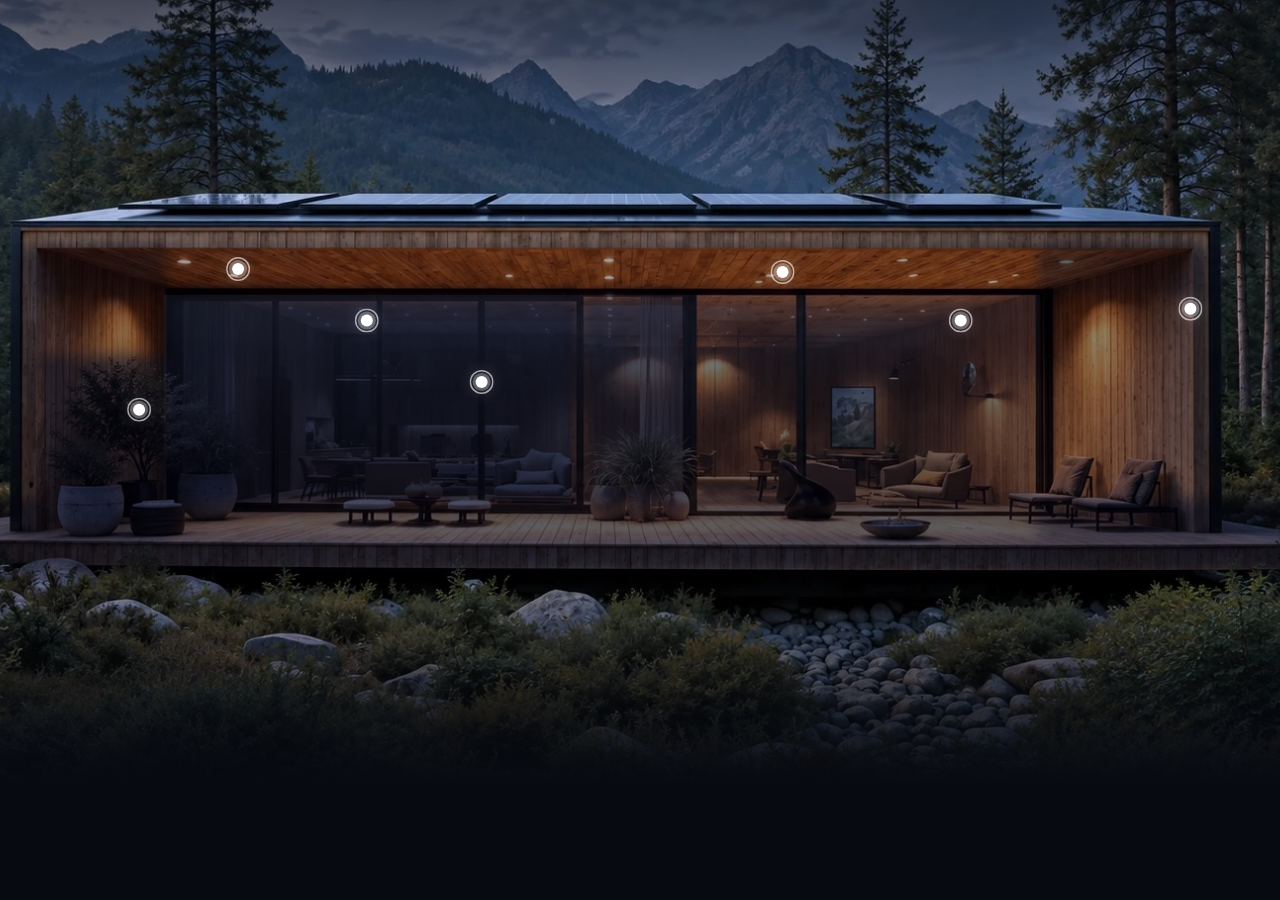
<file: bethesda-systems-concept/index.html>
<!doctype html>
<html lang="en">
<head>
<meta charset="utf-8">
<meta name="viewport" content="width=device-width, initial-scale=1">
<meta name="robots" content="noindex">
<title>Bethesda Systems Concept</title>
<link rel="preconnect" href="https://fonts.googleapis.com">
<link rel="preconnect" href="https://fonts.gstatic.com" crossorigin>
<link href="https://fonts.googleapis.com/css2?family=Inter+Tight:wght@500;600&family=Inter:wght@400;500&display=swap" rel="stylesheet">
<style>
  :root { --ink:#f4f1ec; --muted:rgba(244,241,236,.66); --line:rgba(244,241,236,.16); --blue:#2aa6ec; --panel:rgba(12,15,22,.58); }
  * { box-sizing:border-box; margin:0; padding:0; }
  html, body { height:100%; background:#070a10; color:var(--ink); font-family:Inter, system-ui, sans-serif; overflow:hidden; }
  canvas { position:fixed; inset:0; width:100%; height:100%; display:block; }
  .shade-top { position:fixed; inset:0; pointer-events:none; background:linear-gradient(180deg, rgba(7,10,16,.55), rgba(7,10,16,0) 22%), linear-gradient(0deg, rgba(7,10,16,.75), rgba(7,10,16,0) 34%); }
  a, button { color:inherit; font:inherit; }
  a:focus-visible, button:focus-visible { outline:2px solid var(--blue); outline-offset:3px; }

  header { position:fixed; top:0; left:0; right:0; display:flex; align-items:center; justify-content:space-between; padding:28px 40px; z-index:5; }
  header img { height:30px; width:auto; display:block; }
  nav { display:flex; gap:36px; align-items:center; font-size:14px; }
  nav a { text-decoration:none; opacity:.82; transition:opacity .3s; }
  nav a:hover { opacity:1; }
  .btn { position:relative; overflow:hidden; display:inline-block; background:var(--ink); color:#070a10; opacity:1 !important; padding:13px 20px; font-weight:500; text-decoration:none; border:0; cursor:pointer; }
  .btn span { position:relative; z-index:1; transition:color .4s; }
  .btn::before { content:""; position:absolute; inset:0; background:var(--blue); transform:translateY(101%); transition:transform .45s cubic-bezier(.7,0,.2,1); }
  .btn:hover::before, .btn:focus-visible::before { transform:none; }
  .btn:hover span, .btn:focus-visible span { color:#fff; }

  /* info card in the sky band */
  .card { position:fixed; right:40px; bottom:40px; width:420px; padding:22px 22px 20px; background:var(--panel); backdrop-filter:blur(18px) saturate(1.3); -webkit-backdrop-filter:blur(18px) saturate(1.3); border-radius:16px; box-shadow:inset 0 0 0 1px var(--line); z-index:4; }
  .card h2 { font:600 24px/1.1 "Inter Tight"; letter-spacing:-.02em; margin-bottom:10px; text-wrap:balance; }
  .card p { font-size:14.5px; line-height:1.55; color:var(--muted); text-wrap:pretty; text-wrap:balance; }
  .card p strong { color:var(--ink); font-weight:500; }
  .tags { display:flex; flex-wrap:wrap; gap:6px; margin-top:14px; }
  .tags span { font:600 12px "Inter Tight"; padding:5px 9px; border-radius:999px; box-shadow:inset 0 0 0 1px var(--line); }
  .controls { display:flex; flex-wrap:wrap; gap:6px; margin-top:16px; }
  .controls button { border:0; cursor:pointer; padding:9px 13px; border-radius:10px; background:rgba(255,255,255,.08); font-size:13px; font-weight:500; transition:background .25s; }
  .controls button:hover { background:rgba(255,255,255,.15); }
  .controls button[aria-pressed="true"] { background:var(--ink); color:#070a10; }
  .card .more { display:inline-block; margin-top:16px; font-size:13px; font-weight:500; text-decoration:none; border-bottom:1px solid var(--line); padding-bottom:2px; }
  .card .more:hover { border-color:var(--ink); }
  .card { transition:height .55s cubic-bezier(.22,1,.36,1); overflow:hidden; }
  .card .body { transition:opacity .45s cubic-bezier(.22,1,.36,1), transform .55s cubic-bezier(.22,1,.36,1), filter .45s; }
  .card .body.swap { opacity:0; transform:translateY(10px); filter:blur(6px); }
  .card .close { position:absolute; right:12px; top:12px; width:30px; height:30px; border-radius:50%; border:0; background:rgba(255,255,255,.08); cursor:pointer; font-size:16px; line-height:1; display:none; }
  .card.service .close { display:block; }

  svg.link { position:fixed; inset:0; width:100%; height:100%; pointer-events:none; z-index:3; }

  .spot { position:fixed; left:0; top:0; width:34px; height:34px; margin:-17px 0 0 -17px; border:0; background:none; cursor:pointer; z-index:3; }
  .spot::before { content:""; position:absolute; inset:11px; border-radius:50%; background:#fff; box-shadow:0 0 0 3px rgba(255,255,255,.28), 0 0 18px rgba(255,255,255,.5); transition:background .3s, box-shadow .3s, transform .3s; }
  .spot::after { content:""; position:absolute; inset:5px; border-radius:50%; box-shadow:inset 0 0 0 1.5px rgba(255,255,255,.6); animation:pulse 2.4s infinite; }
  .spot:hover::before { transform:scale(1.25); }
  .spot[aria-pressed="true"]::before { background:var(--blue); box-shadow:0 0 0 3px rgba(42,166,236,.35), 0 0 22px rgba(42,166,236,.9); }
  .spot span { position:absolute; left:50%; bottom:100%; transform:translate(-50%, 4px); white-space:nowrap; font:500 12.5px Inter; padding:6px 10px; border-radius:999px; background:var(--panel); backdrop-filter:blur(10px); -webkit-backdrop-filter:blur(10px); box-shadow:inset 0 0 0 1px var(--line); opacity:0; transition:opacity .25s, transform .25s; pointer-events:none; }
  .spot:hover span, .spot:focus-visible span { opacity:1; transform:translate(-50%, -2px); }
  @keyframes pulse { 0% { transform:scale(.6); opacity:1; } 100% { transform:scale(1.5); opacity:0; } }

  .bottom { position:fixed; left:0; right:0; bottom:0; z-index:4; pointer-events:none; }
  .type { padding:0 40px 32px; width:calc(100% - 480px); }
  .type h1 { font-family:"Inter Tight"; font-weight:600; letter-spacing:-.055em; line-height:.86; white-space:nowrap; }
  .type .mask { display:block; overflow:hidden; padding-bottom:.1em; margin-bottom:-.1em; }
  .type .ln { display:inline-block; transform:translateY(110%); transition:transform 1.1s cubic-bezier(.16,1,.3,1); }
  .type .mask + .mask .ln { transition-delay:.09s; }
  .type h1.in .ln { transform:none; }
  .type h1.out .ln { transform:translateY(-110%); transition-duration:.45s; transition-timing-function:cubic-bezier(.55,0,.75,.2); }
  .type h1.out .mask + .mask .ln { transition-delay:.05s; }
  .type h1.reset .ln { transition:none; transform:translateY(110%); }

  .fade { opacity:0; transition:opacity 1.1s; }
  .fade.in { opacity:1; }

  @media (max-width:900px) {
    header { padding:18px 20px; } nav a:not(.btn) { display:none; }
    .card { left:16px; right:16px; width:auto; top:78px; bottom:auto; padding:16px; }
    .card h2 { font-size:20px; } .card p { font-size:13.5px; }
        .type { padding:0 14px 16px; width:auto; }
  }
  @media (prefers-reduced-motion:reduce) { .type .ln, .fade, .card .body, .btn::before { transition:none !important; } .spot::after { animation:none; } }
</style>
</head>
<body>
<canvas id="c" role="img" aria-label="A timber house at dusk in the forest. Each service plays a live demo over the photo."></canvas>
<div class="shade-top"></div>
<svg class="link" aria-hidden="true"><line id="ln" stroke="rgba(244,241,236,.55)" stroke-width="1" /><circle id="lnDot" r="3" fill="#f4f1ec" /></svg>

<header class="fade">
  <a href="#" aria-label="Bethesda Systems home"><img src="logos/bs-logo.svg" alt="Bethesda Systems" width="501" height="78"></a>
  <nav aria-label="Main"><a href="#">Projects</a><a href="#">Services</a><a href="#">Platforms</a><a href="#">Showroom</a><a class="btn" href="#"><span>Book a consultation</span></a></nav>
</header>

<section class="card fade" id="card" aria-live="polite">
  <button class="close" id="close" aria-label="Back to overview">×</button>
  <div class="body" id="cardBody"></div>
</section>

<div id="spots"></div>

<div class="bottom">
  <div class="type"><h1 id="title" aria-label="Every room on cue"><span class="mask"><span class="ln">Every room</span></span><span class="mask"><span class="ln">on cue</span></span></h1></div>
</div>

<script>
const reduced = matchMedia('(prefers-reduced-motion: reduce)').matches;
const IW = 1672, IH = 941;
const lerp = (a, b, k) => a + (b - a) * k, clamp = (v, a, b) => Math.max(a, Math.min(b, v));

// ---------- zones traced on the photo (image pixels) ----------
const ZONES = {
  soffit: [[222, 392, 1400, 447]],
  living: [[355, 443, 777, 658]],
  center: [[777, 443, 892, 658]],
  lounge: [[892, 443, 1240, 658]],
  walls:  [[208, 395, 357, 692], [1238, 395, 1414, 692]],
  deck:   [[135, 650, 1565, 724], [230, 505, 470, 690]],
};
const BAYS = [[355, 465], [465, 572], [572, 675], [675, 777], [777, 892], [892, 998], [998, 1240]].map(([a, b], i) => ({ x0: a, x1: b, zone: i < 4 ? 'living' : i === 4 ? 'center' : 'lounge' }));
const GLASS_TOP = 444, GLASS_BOT = 656;
const SCREEN = { x0: 588, x1: 764, y0: 462, h: 108 };
const SPEAKERS = { living: [560, 452], lounge: [1120, 452], deck: [760, 700] };
const AP = [980, 421];
const CAM = [1392, 458];
const DEVICES = [[676, 520, 'TV'], [560, 452, 'Speaker'], [1300, 640, 'Phone'], [1392, 458, 'Camera'], [1060, 600, 'Laptop'], [330, 560, 'Keypad']];
const TREES = [[1512, 660, 1.1], [1588, 650, .9], [1452, 655, .7], [70, 650, .9], [150, 655, .8]];
const PATH = [[420, 772], [640, 800], [880, 818], [1120, 792], [1330, 772]];

// ---------- state ----------
const S = {
  light: { soffit: 0, living: 0, center: 0, lounge: 0, walls: 0 },  // targets
  shades: BAYS.map(() => 0),
  screen: 0, movie: 0, landscape: 0, wifi: 0, security: 0,
  audio: { living: 0, lounge: 0, deck: 0 },
};
const C = JSON.parse(JSON.stringify(S)); // current (eased)

// ---------- canvas + photo ----------
const cv = document.getElementById('c'), ctx = cv.getContext('2d');
const img = new Image(); img.src = 'house.jpg';
let dpr = 1, view = { s: 1, ox: 0, oy: 0 };
const ptr = { x: 0, y: 0, tx: 0, ty: 0 };
function resize() {
  dpr = Math.min(devicePixelRatio || 1, 2);
  cv.width = innerWidth * dpr; cv.height = innerHeight * dpr;
}
addEventListener('resize', () => { resize(); fit(); });
resize();
function computeView() {
  const over = reduced ? 1 : 1.035, W = innerWidth, H = innerHeight;
  const s = Math.max(W / IW, H / IH) * over;
  const focusX = W < 900 ? 800 : IW / 2;
  let ox = clamp(W / 2 - focusX * s, W - IW * s, 0), oy = (H - IH * s) / 2;
  if (W >= 900) oy = clamp(H - 330 - 722 * s, -H * .2, oy); // deck edge ends above the card
  ox += ptr.x * -12; oy += ptr.y * -8;
  view = { s, ox, oy };
}
const toScreen = (x, y) => [view.ox + x * view.s, view.oy + y * view.s];

// pre-baked "lights off" layers: the photo darkened and cooled, cut to each zone with soft edges
const zoneDark = {};
let linen;
function bake() {
  const base = document.createElement('canvas'); base.width = IW; base.height = IH;
  const b = base.getContext('2d'); b.drawImage(img, 0, 0);
  const d = b.getImageData(0, 0, IW, IH), p = d.data;
  for (let i = 0; i < p.length; i += 4) {
    const r = p[i], g = p[i + 1], bl = p[i + 2], l = .3 * r + .59 * g + .11 * bl;
    p[i] = (l * .7 + r * .3) * .17; p[i + 1] = (l * .7 + g * .3) * .2; p[i + 2] = (l * .7 + bl * .3) * .3 + 6;
  }
  b.putImageData(d, 0, 0);
  // faint twilight reflection on the glass when the room is dark
  const gr = b.createLinearGradient(0, GLASS_TOP, 0, GLASS_BOT); gr.addColorStop(0, 'rgba(120,140,190,.16)'); gr.addColorStop(1, 'rgba(60,70,100,.04)');
  b.fillStyle = gr; b.fillRect(355, GLASS_TOP, 885, GLASS_BOT - GLASS_TOP);
  for (const [k, rects] of Object.entries(ZONES)) {
    const z = document.createElement('canvas'); z.width = IW; z.height = IH; const zc = z.getContext('2d');
    zc.shadowColor = '#000'; zc.shadowBlur = 14; zc.shadowOffsetX = 5000; zc.fillStyle = '#000';
    rects.forEach(([x0, y0, x1, y1]) => zc.fillRect(x0 - 5000, y0, x1 - x0, y1 - y0));
    zc.shadowColor = 'transparent'; zc.globalCompositeOperation = 'source-in'; zc.drawImage(base, 0, 0);
    zoneDark[k] = z;
  }
  const l = document.createElement('canvas'); l.width = l.height = 64; const lc = l.getContext('2d');
  lc.fillStyle = '#fff'; lc.fillRect(0, 0, 64, 64);
  for (let i = 0; i < 64; i += 2) { lc.fillStyle = `rgba(0,0,0,${Math.random() * .08})`; lc.fillRect(i, 0, 1, 64); }
  for (let i = 0; i < 300; i++) { lc.fillStyle = `rgba(0,0,0,${Math.random() * .06})`; lc.fillRect(Math.random() * 64, Math.random() * 64, 1, 2); }
  linen = ctx.createPattern(l, 'repeat');
}

// ---------- effects ----------
const rings = [];
let ringT = 0, wifiT = 0, t0 = performance.now();
function drawShades() {
  BAYS.forEach((bay, i) => {
    const s = C.shades[i]; if (s < .004) return;
    const h = (GLASS_BOT - GLASS_TOP) * s, lv = C.light[bay.zone];
    ctx.save();
    ctx.fillStyle = `rgb(${lerp(34, 236, lv)},${lerp(37, 204, lv)},${lerp(46, 162, lv)})`;
    ctx.globalAlpha = .96; ctx.fillRect(bay.x0 + 2, GLASS_TOP, bay.x1 - bay.x0 - 4, h);
    ctx.globalCompositeOperation = 'multiply'; ctx.fillStyle = linen; ctx.fillRect(bay.x0 + 2, GLASS_TOP, bay.x1 - bay.x0 - 4, h);
    ctx.globalCompositeOperation = 'source-over'; ctx.globalAlpha = 1;
    const g = ctx.createLinearGradient(0, GLASS_TOP, 0, GLASS_TOP + h); g.addColorStop(0, 'rgba(0,0,0,.25)'); g.addColorStop(.12, 'rgba(0,0,0,0)'); ctx.fillStyle = g; ctx.fillRect(bay.x0 + 2, GLASS_TOP, bay.x1 - bay.x0 - 4, h);
    ctx.fillStyle = '#16171a'; ctx.fillRect(bay.x0 + 2, GLASS_TOP + h - 3, bay.x1 - bay.x0 - 4, 3);
    ctx.restore();
  });
  ctx.fillStyle = '#121214'; BAYS.forEach(b => { if (b.x0 > 360) ctx.fillRect(b.x0 - 2.5, GLASS_TOP, 5, (GLASS_BOT - GLASS_TOP) * Math.max(C.shades[BAYS.indexOf(b)], C.shades[BAYS.indexOf(b) - 1] || 0)); });
}
function drawScreen(t) {
  const d = C.screen; if (d < .004) return;
  const { x0, x1, y0 } = SCREEN, h = SCREEN.h * d, w = x1 - x0;
  ctx.save();
  ctx.fillStyle = '#121212'; ctx.fillRect(x0 - 6, y0 - 5, w + 12, 6);
  const m = C.movie, flick = .78 + .14 * Math.sin(t * 9.1) * Math.sin(t * 2.3) + .08 * Math.sin(t * 31);
  if (m > .01) {
    const g = ctx.createLinearGradient(x0, y0, x1, y0 + h);
    g.addColorStop(0, `hsla(${205 + 25 * Math.sin(t * .4)},75%,${50 * flick}%,1)`);
    g.addColorStop(.55, `hsla(${190 + 30 * Math.sin(t * .3 + 1)},60%,${30 * flick}%,1)`);
    g.addColorStop(1, `hsla(${25 + 15 * Math.sin(t * .5)},70%,${40 * flick}%,1)`);
    ctx.fillStyle = '#d9d9d6'; ctx.fillRect(x0, y0, w, h);
    ctx.globalAlpha = m; ctx.fillStyle = g; ctx.fillRect(x0, y0, w, h);
    ctx.globalCompositeOperation = 'screen'; ctx.globalAlpha = m * .35 * flick;
    const rg = ctx.createRadialGradient(676, 520, 10, 676, 560, 330); rg.addColorStop(0, 'rgba(90,150,255,1)'); rg.addColorStop(1, 'rgba(90,150,255,0)');
    ctx.beginPath(); ctx.rect(355, 443, 537, 260); ctx.clip(); ctx.fillStyle = rg; ctx.fillRect(300, 400, 700, 340);
  } else { ctx.fillStyle = '#d9d9d6'; ctx.globalAlpha = .9; ctx.fillRect(x0, y0, w, h); }
  ctx.restore();
}
function drawAudio(dt) {
  ringT += dt;
  if (!reduced && ringT > .75) {
    ringT = 0;
    for (const k of Object.keys(SPEAKERS)) if (C.audio[k] > .5) rings.push({ k, t: 0 });
  }
  ctx.save(); ctx.beginPath(); ctx.rect(205, 395, 1210, 330); ctx.clip();
  ctx.globalCompositeOperation = 'screen';
  for (let i = rings.length - 1; i >= 0; i--) {
    const r = rings[i]; r.t += dt; const p = r.t / 2.6; if (p >= 1) { rings.splice(i, 1); continue; }
    const [x, y] = SPEAKERS[r.k], rad = 8 + p * (r.k === 'deck' ? 520 : 230), a = Math.sin(p * Math.PI) * .55;
    ctx.strokeStyle = `rgba(255,236,214,${a})`; ctx.lineWidth = 1.6;
    ctx.beginPath(); ctx.ellipse(x, y, rad, rad * (r.k === 'deck' ? .12 : .62), 0, 0, Math.PI * 2); ctx.stroke();
  }
  for (const k of Object.keys(SPEAKERS)) if (C.audio[k] > .02) {
    const [x, y] = SPEAKERS[k];
    const g = ctx.createRadialGradient(x, y, 0, x, y, 22); g.addColorStop(0, `rgba(255,240,220,${.9 * C.audio[k]})`); g.addColorStop(1, 'rgba(255,240,220,0)');
    ctx.fillStyle = g; ctx.fillRect(x - 22, y - 22, 44, 44);
  }
  ctx.restore();
}
function drawLandscape(t) {
  const v = C.landscape; if (v < .01) return;
  ctx.save(); ctx.globalCompositeOperation = 'screen';
  for (const [x, y, s] of TREES) {
    // warm light lifting the trunk and lower canopy: overlay keeps the bark and needles visible
    ctx.save(); ctx.translate(x, y - 190 * s); ctx.scale(.32, 1); ctx.globalCompositeOperation = 'overlay';
    const o = ctx.createRadialGradient(0, 0, 0, 0, 0, 230 * s); o.addColorStop(0, `rgba(255,185,110,${v})`); o.addColorStop(1, 'rgba(255,190,120,0)');
    ctx.fillStyle = o; ctx.fillRect(-230 * s, -230 * s, 460 * s, 460 * s); ctx.restore();
    ctx.save(); ctx.translate(x, y - 120 * s); ctx.scale(.22, 1);
    const g = ctx.createRadialGradient(0, 0, 0, 0, 0, 160 * s); g.addColorStop(0, `rgba(255,190,120,${.45 * v})`); g.addColorStop(1, 'rgba(255,190,120,0)');
    ctx.fillStyle = g; ctx.fillRect(-160 * s, -160 * s, 320 * s, 320 * s); ctx.restore();
    const r = ctx.createRadialGradient(x, y, 0, x, y, 30 * s); r.addColorStop(0, `rgba(255,220,170,${.9 * v})`); r.addColorStop(1, 'rgba(255,220,170,0)');
    ctx.fillStyle = r; ctx.fillRect(x - 30 * s, y - 30 * s, 60 * s, 60 * s);
  }
  for (const [x, y] of PATH) {
    const r = ctx.createRadialGradient(x, y, 0, x, y, 70); r.addColorStop(0, `rgba(255,210,150,${v})`); r.addColorStop(.15, `rgba(255,200,140,${.55 * v})`); r.addColorStop(1, 'rgba(255,200,140,0)');
    ctx.save(); ctx.translate(x, y); ctx.scale(1, .38); ctx.translate(-x, -y); ctx.fillStyle = r; ctx.fillRect(x - 70, y - 70, 140, 140); ctx.restore();
    ctx.fillStyle = `rgba(255,236,200,${v})`; ctx.fillRect(x - 2, y - 7, 4, 7);
  }
  const g = ctx.createLinearGradient(0, 712, 0, 740); g.addColorStop(0, `rgba(255,190,120,${.35 * v})`); g.addColorStop(1, 'rgba(255,190,120,0)');
  ctx.fillStyle = g; ctx.fillRect(150, 714, 1400, 16);
  ctx.restore();
}
function drawWifi(dt) {
  const v = C.wifi; if (v < .01) return;
  wifiT += dt;
  ctx.save(); ctx.beginPath(); ctx.rect(0, 372, IW, IH); ctx.clip(); ctx.globalCompositeOperation = 'screen';
  const [ax, ay] = AP, R = 980, period = 3.2;
  for (let k = 0; k < 3; k++) {
    const p = ((wifiT / period) + k / 3) % 1, rad = 10 + p * R, a = Math.sin(p * Math.PI) * .6 * v;
    ctx.strokeStyle = `rgba(120,200,255,${a})`; ctx.lineWidth = 2;
    ctx.beginPath(); ctx.ellipse(ax, ay, rad, rad * .55, 0, 0, Math.PI * 2); ctx.stroke();
  }
  DEVICES.forEach(([x, y]) => {
    const dist = Math.hypot((x - ax), (y - ay) / .55);
    let hit = 0; for (let k = 0; k < 3; k++) { const rad = 10 + (((wifiT / period) + k / 3) % 1) * R; hit = Math.max(hit, 1 - Math.min(1, Math.abs(rad - dist) / 40)); }
    const g = ctx.createRadialGradient(x, y, 0, x, y, 18 + hit * 14); g.addColorStop(0, `rgba(140,215,255,${(.55 + .45 * hit) * v})`); g.addColorStop(1, 'rgba(140,215,255,0)');
    ctx.fillStyle = g; ctx.fillRect(x - 34, y - 34, 68, 68);
  });
  const g = ctx.createRadialGradient(ax, ay, 0, ax, ay, 26); g.addColorStop(0, `rgba(190,235,255,${v})`); g.addColorStop(1, 'rgba(190,235,255,0)');
  ctx.fillStyle = g; ctx.fillRect(ax - 26, ay - 26, 52, 52);
  ctx.restore();
}
function drawSecurity(t) {
  const v = C.security; if (v < .01) return;
  const [cx, cy] = CAM, ang = Math.PI * (.72 + .1 * Math.sin(t * .6)), half = .16, len = 760;
  ctx.save();
  ctx.globalCompositeOperation = 'screen';
  const g = ctx.createRadialGradient(cx, cy, 0, cx, cy, len); g.addColorStop(0, `rgba(120,200,255,${.4 * v})`); g.addColorStop(1, 'rgba(120,200,255,0)');
  ctx.fillStyle = g; ctx.beginPath(); ctx.moveTo(cx, cy); ctx.arc(cx, cy, len, ang - half, ang + half); ctx.closePath(); ctx.fill();
  ctx.globalCompositeOperation = 'source-over';
  ctx.fillStyle = '#1b1d21'; ctx.beginPath(); ctx.roundRect(cx - 11, cy - 6, 22, 12, 4); ctx.fill();
  ctx.fillStyle = Math.sin(t * 5) > 0 ? `rgba(255,70,60,${v})` : `rgba(255,70,60,${.25 * v})`; ctx.beginPath(); ctx.arc(cx + 6, cy, 2, 0, 7); ctx.fill();
  // motion box on the deck chairs
  const bx0 = 1200, by0 = 592, bx1 = 1392, by1 = 690, c = 14, blink = .6 + .4 * Math.sin(t * 4);
  ctx.strokeStyle = `rgba(140,215,255,${v * blink})`; ctx.lineWidth = 2;
  ctx.beginPath();
  [[bx0, by0, 1, 1], [bx1, by0, -1, 1], [bx0, by1, 1, -1], [bx1, by1, -1, -1]].forEach(([x, y, sx, sy]) => { ctx.moveTo(x + sx * c, y); ctx.lineTo(x, y); ctx.lineTo(x, y + sy * c); });
  ctx.stroke();
  ctx.font = '600 13px Inter, sans-serif'; ctx.fillStyle = `rgba(244,241,236,${v})`; ctx.fillText('Motion · Deck', bx0, by0 - 10);
  ctx.fillStyle = `rgba(255,70,60,${v * blink})`; ctx.beginPath(); ctx.arc(bx1 - 40, by0 - 14, 4, 0, 7); ctx.fill();
  ctx.fillStyle = `rgba(244,241,236,${v})`; ctx.fillText('REC', bx1 - 31, by0 - 10);
  ctx.restore();
}

// ---------- render loop ----------
let last = performance.now();
function frame(now) {
  const dt = Math.min((now - last) / 1000, .05); last = now; const t = (now - t0) / 1000;
  const kl = reduced ? 1 : 1 - Math.exp(-dt * 1.9), ks = reduced ? 1 : 1 - Math.exp(-dt * 1.2), kp = reduced ? 1 : 1 - Math.exp(-dt * 4);
  for (const k in S.light) C.light[k] = lerp(C.light[k], S.light[k], kl);
  S.shades.forEach((v, i) => C.shades[i] = lerp(C.shades[i], v, ks));
  for (const k in S.audio) C.audio[k] = lerp(C.audio[k], S.audio[k], kl);
  for (const k of ['screen']) C[k] = lerp(C[k], S[k], ks);
  for (const k of ['movie', 'landscape', 'wifi', 'security']) C[k] = lerp(C[k], S[k], kl);
  ptr.x = lerp(ptr.x, reduced ? 0 : ptr.tx, kp * .5); ptr.y = lerp(ptr.y, reduced ? 0 : ptr.ty, kp * .5);
  computeView();

  ctx.setTransform(1, 0, 0, 1, 0, 0); ctx.fillStyle = '#070a10'; ctx.fillRect(0, 0, cv.width, cv.height);
  if (img.complete && zoneDark.soffit) {
    ctx.setTransform(dpr * view.s, 0, 0, dpr * view.s, dpr * view.ox, dpr * view.oy);
    ctx.drawImage(img, 0, 0);
    const fade = ctx.createLinearGradient(0, IH - 170, 0, IH); fade.addColorStop(0, 'rgba(7,10,16,0)'); fade.addColorStop(1, 'rgba(7,10,16,1)'); ctx.fillStyle = fade; ctx.fillRect(-50, IH - 170, IW + 100, 172);
    const L = { ...C.light, deck: (C.light.living + C.light.center + C.light.lounge) / 3 * .6 + C.light.walls * .4 };
    for (const k in zoneDark) { const a = Math.pow(1 - clamp(L[k], 0, 1), .6); if (a > .005) { ctx.globalAlpha = a; ctx.drawImage(zoneDark[k], 0, 0); } }
    ctx.globalAlpha = 1;
    drawScreen(t); drawShades(); drawLandscape(t); drawAudio(dt); drawWifi(dt); drawSecurity(t);
  }
  placeOverlay();
  requestAnimationFrame(frame);
}

// ---------- services ----------
const ON = { soffit: 1, living: 1, center: 1, lounge: 1, walls: 1 };
function base() {
  Object.assign(S.light, ON); S.shades = BAYS.map(() => 0);
  S.screen = 0; S.movie = 0; S.landscape = 0; S.wifi = 0; S.security = 0;
  Object.keys(S.audio).forEach(k => S.audio[k] = 0);
}
const timers = [];
function seq(steps, gap = 220) { timers.splice(0).forEach(clearTimeout); steps.forEach((f, i) => timers.push(setTimeout(f, reduced ? 0 : i * gap))); }
function setLights(levels) { seq(['soffit', 'walls', 'lounge', 'center', 'living'].map(k => () => S.light[k] = levels[k] ?? levels.all)); }
function setShades(v) { seq(BAYS.map((_, i) => () => S.shades[i] = v), 110); }
function setAudio(keys) { Object.keys(S.audio).forEach(k => S.audio[k] = keys.includes(k) ? 1 : 0); }

const SERVICES = [
  { id: 'lighting', title: ['Lighting', 'control'], name: 'Lighting control', at: [430, 418],
    text: 'Keypads, scenes and schedules for every room, inside and out. One button sets the whole house, and lights follow sunset on their own.',
    tags: ['Lutron', 'Control4', 'Savant'], start: 'Evening',
    controls: { Bright: () => setLights({ all: 1 }), Evening: () => setLights({ soffit: .35, walls: .7, living: .5, center: .3, lounge: .45 }), Off: () => setLights({ all: 0 }) } },
  { id: 'shades', title: ['Motorized', 'shades'], name: 'Motorized shades', at: [1160, 470],
    text: 'Quiet roller shades that track the sun, protect floors and art, and close for privacy when the lights come on.',
    tags: ['Lutron', 'Control4', 'Savant'], start: 'Closed',
    controls: { Open: () => setShades(0), Half: () => setShades(.5), Closed: () => setShades(1) } },
  { id: 'audio', title: ['Whole-home', 'audio'], name: 'Whole-home audio', at: [560, 470],
    text: 'Music in one room or every room, from speakers hidden in the ceiling and out on the deck. One app, every zone.',
    tags: ['Control4', 'Savant'], start: 'Everywhere',
    controls: { 'Living room': () => setAudio(['living']), Lounge: () => setAudio(['lounge']), Deck: () => setAudio(['deck']), Everywhere: () => setAudio(['living', 'lounge', 'deck']), Off: () => setAudio([]) } },
  { id: 'theater', title: ['Home', 'theater'], name: 'Home theater', at: [676, 532],
    text: 'Dedicated theaters and media rooms, designed for picture, sound and comfort. Press play and the room sets itself.',
    tags: ['Control4', 'Savant', 'CEDIA'], start: 'Start movie',
    controls: { 'Start movie': () => { S.screen = 1; setTimeout(() => S.movie = 1, reduced ? 0 : 1600); setLights({ soffit: .15, walls: .3, living: .1, center: .2, lounge: .25 }); setAudio(['living']); },
                'Stop': () => { S.movie = 0; setTimeout(() => S.screen = 0, reduced ? 0 : 400); setLights({ all: 1 }); setAudio([]); } } },
  { id: 'network', title: ['Networking', 'and Wi-Fi'], name: 'Networking and Wi-Fi', at: [980, 421],
    text: 'A wired backbone and managed Wi-Fi that reaches every room, the deck and the edge of the lot. Everything else runs on it.',
    tags: ['Managed Wi-Fi', 'Remote monitoring'], start: 'Show coverage',
    controls: { 'Show coverage': () => S.wifi = 1, Hide: () => S.wifi = 0 } },
  { id: 'security', title: ['Security and', 'surveillance'], name: 'Security and surveillance', at: [1392, 458],
    text: 'Cameras, locks and alarms you can check from anywhere, tied into the lights so the house reacts when something moves.',
    tags: ['Control4', 'Savant'], start: 'Arm',
    controls: { Arm: () => { S.security = 1; setLights({ soffit: 1, walls: 1, living: .1, center: 0, lounge: .1 }); S.landscape = 1; },
                Disarm: () => { S.security = 0; setLights({ all: 1 }); S.landscape = 0; } } },
  { id: 'landscape', title: ['Landscape', 'lighting'], name: 'Landscape lighting', at: [1530, 560],
    text: 'Uplights in the trees, path lights and deck lights on schedules that follow sunset through the seasons.',
    tags: ['Lutron', 'Control4'], start: 'On',
    controls: { On: () => S.landscape = 1, Off: () => S.landscape = 0 } },
  { id: 'automation', title: ['Home', 'automation'], name: 'Home automation', at: [330, 560],
    text: 'Everything above on one keypad, remote or app. One tap runs a whole-house scene, and the house handles the rest.',
    tags: ['Control4', 'Savant'], start: 'Goodnight',
    controls: {
      'Welcome home': () => { S.landscape = 1; S.security = 0; S.movie = 0; S.screen = 0; setShades(0); setTimeout(() => { setLights({ all: 1 }); setAudio(['living', 'lounge']); }, reduced ? 0 : 900); },
      Goodnight: () => { setAudio([]); setShades(1); setTimeout(() => setLights({ soffit: .12, walls: .2, living: 0, center: 0, lounge: 0 }), reduced ? 0 : 1300); setTimeout(() => { S.landscape = .35; }, reduced ? 0 : 2400); } } },
];

const INTRO = `<h2>Smart homes for the Washington area</h2><p><strong>Lighting, shades, audio, theaters, networks and security</strong> for homes in Bethesda, Potomac, Chevy Chase, Washington DC and Northern Virginia. Designed, installed and serviced by our own team since 2003.</p><div class="tags"><span>Control4</span><span>Savant</span><span>Lutron</span><span>CEDIA</span></div><p style="margin-top:12px">Tap a point on the house to see each system at work.</p>`;

// ---------- UI ----------
const card = document.getElementById('card'), body = document.getElementById('cardBody'), spotsBox = document.getElementById('spots');
let active = null, startTimer, lineDraw = 0;
const lineEnd = { x: 0, y: 0, a: 0 };
const spots = {};
SERVICES.forEach(s => {
  if (s.at) { const b = document.createElement('button'); b.className = 'spot'; b.setAttribute('aria-pressed', 'false'); b.innerHTML = `<span>${s.name}</span>`; b.setAttribute('aria-label', s.name); b.onclick = () => select(s); spotsBox.append(b); spots[s.id] = b; }
});
function render(html, then) {
  const h0 = card.offsetHeight;
  body.classList.add('swap');
  setTimeout(() => {
    body.innerHTML = html; then && then();
    card.style.height = 'auto'; const h1 = card.offsetHeight;
    card.style.height = h0 + 'px'; void card.offsetHeight; card.style.height = h1 + 'px';
    requestAnimationFrame(() => body.classList.remove('swap'));
  }, reduced ? 0 : 280);
}
function select(s) {
  if (active === s) return;
  const had = active; active = s; base(); timers.splice(0).forEach(clearTimeout); clearTimeout(startTimer);
  Object.values(spots).forEach(b => b.setAttribute('aria-pressed', 'false'));
  spots[s.id].setAttribute('aria-pressed', 'true');
  card.classList.add('service'); if (!had) lineDraw = 0;
  const ctrls = Object.keys(s.controls).map(k => `<button aria-pressed="${k === s.start}" data-k="${k}">${k}</button>`).join('');
  render(`<h2>${s.name}</h2><p>${s.text}</p><div class="tags">${s.tags.map(x => `<span>${x}</span>`).join('')}</div><div class="controls">${ctrls}</div>`, () =>
    body.querySelectorAll('.controls button').forEach(b => b.onclick = () => { body.querySelectorAll('.controls button').forEach(x => x.setAttribute('aria-pressed', x === b)); s.controls[b.dataset.k](); }));
  startTimer = setTimeout(() => s.controls[s.start](), reduced ? 0 : had ? 900 : 450);
  setTitle(s.title);
}
document.getElementById('close').onclick = () => {
  active = null; base(); clearTimeout(startTimer); card.classList.remove('service'); render(INTRO); setTitle(['Every room', 'on cue']);
  Object.values(spots).forEach(b => b.setAttribute('aria-pressed', 'false'));
};

const ln = document.getElementById('ln'), lnDot = document.getElementById('lnDot');
function placeOverlay() {
  SERVICES.forEach(s => { if (!s.at) return; const [x, y] = toScreen(...s.at); spots[s.id].style.transform = `translate(${x}px, ${y}px)`; spots[s.id].style.visibility = x < 10 || x > innerWidth - 10 ? 'hidden' : ''; });
  const on = active && innerWidth >= 900, r = card.getBoundingClientRect(), x1 = r.left, y1 = r.top + 24;
  if (on) {
    const [x, y] = toScreen(...active.at), k = reduced ? 1 : .09;
    if (lineEnd.a < .02) { lineEnd.x = x1; lineEnd.y = y1; }
    lineEnd.x += (x - lineEnd.x) * k; lineEnd.y += (y - lineEnd.y) * k;
    lineDraw = Math.min(1, lineDraw + (reduced ? 1 : .025));
  }
  lineEnd.a += ((on ? 1 : 0) - lineEnd.a) * (reduced ? 1 : .1);
  const e = 1 - Math.pow(1 - lineDraw, 3), ex = x1 + (lineEnd.x - x1) * e, ey = y1 + (lineEnd.y - y1) * e;
  ln.setAttribute('x1', x1); ln.setAttribute('y1', y1); ln.setAttribute('x2', ex); ln.setAttribute('y2', ey);
  lnDot.setAttribute('cx', x1); lnDot.setAttribute('cy', y1); ln.style.opacity = lnDot.style.opacity = lineEnd.a;
}

const title = document.getElementById('title'), typeBox = document.querySelector('.type');
function fit() {
  title.style.fontSize = '100px';
  const widest = Math.max(...[...title.querySelectorAll('.ln')].map(l => l.offsetWidth));
  const size = Math.min(100 * (typeBox.clientWidth - (innerWidth < 900 ? 28 : 80)) / widest, innerHeight * (innerWidth < 900 ? .09 : .15));
  title.style.fontSize = size + 'px';
}
let titleTimer;
const fill = ([a, b]) => { title.setAttribute('aria-label', a + ' ' + b); title.querySelectorAll('.ln').forEach((l, i) => l.textContent = i ? b : a); };
function setTitle(lines) {
  if (title.getAttribute('aria-label') === lines.join(' ')) return;
  clearTimeout(titleTimer);
  if (reduced) { fill(lines); fit(); return; }
  title.classList.remove('in'); title.classList.add('out');
  titleTimer = setTimeout(() => { title.classList.remove('out'); title.classList.add('reset'); fill(lines); fit(); void title.offsetWidth; title.classList.remove('reset'); title.classList.add('in'); }, 600);
}
addEventListener('pointermove', e => { ptr.tx = e.clientX / innerWidth * 2 - 1; ptr.ty = e.clientY / innerHeight * 2 - 1; });

// ---------- start: house starts dark, lights come on zone by zone ----------
body.innerHTML = INTRO;
document.fonts.ready.then(fit);
img.onload = () => {
  bake(); requestAnimationFrame(frame);
  setTimeout(() => setLights({ all: 1 }), reduced ? 0 : 700);
  setTimeout(() => { title.classList.add('in'); document.querySelectorAll('.fade').forEach((el, i) => setTimeout(() => el.classList.add('in'), reduced ? 0 : i * 150)); fit(); }, reduced ? 0 : 1900);
};
</script>
</body>
</html>
</file>
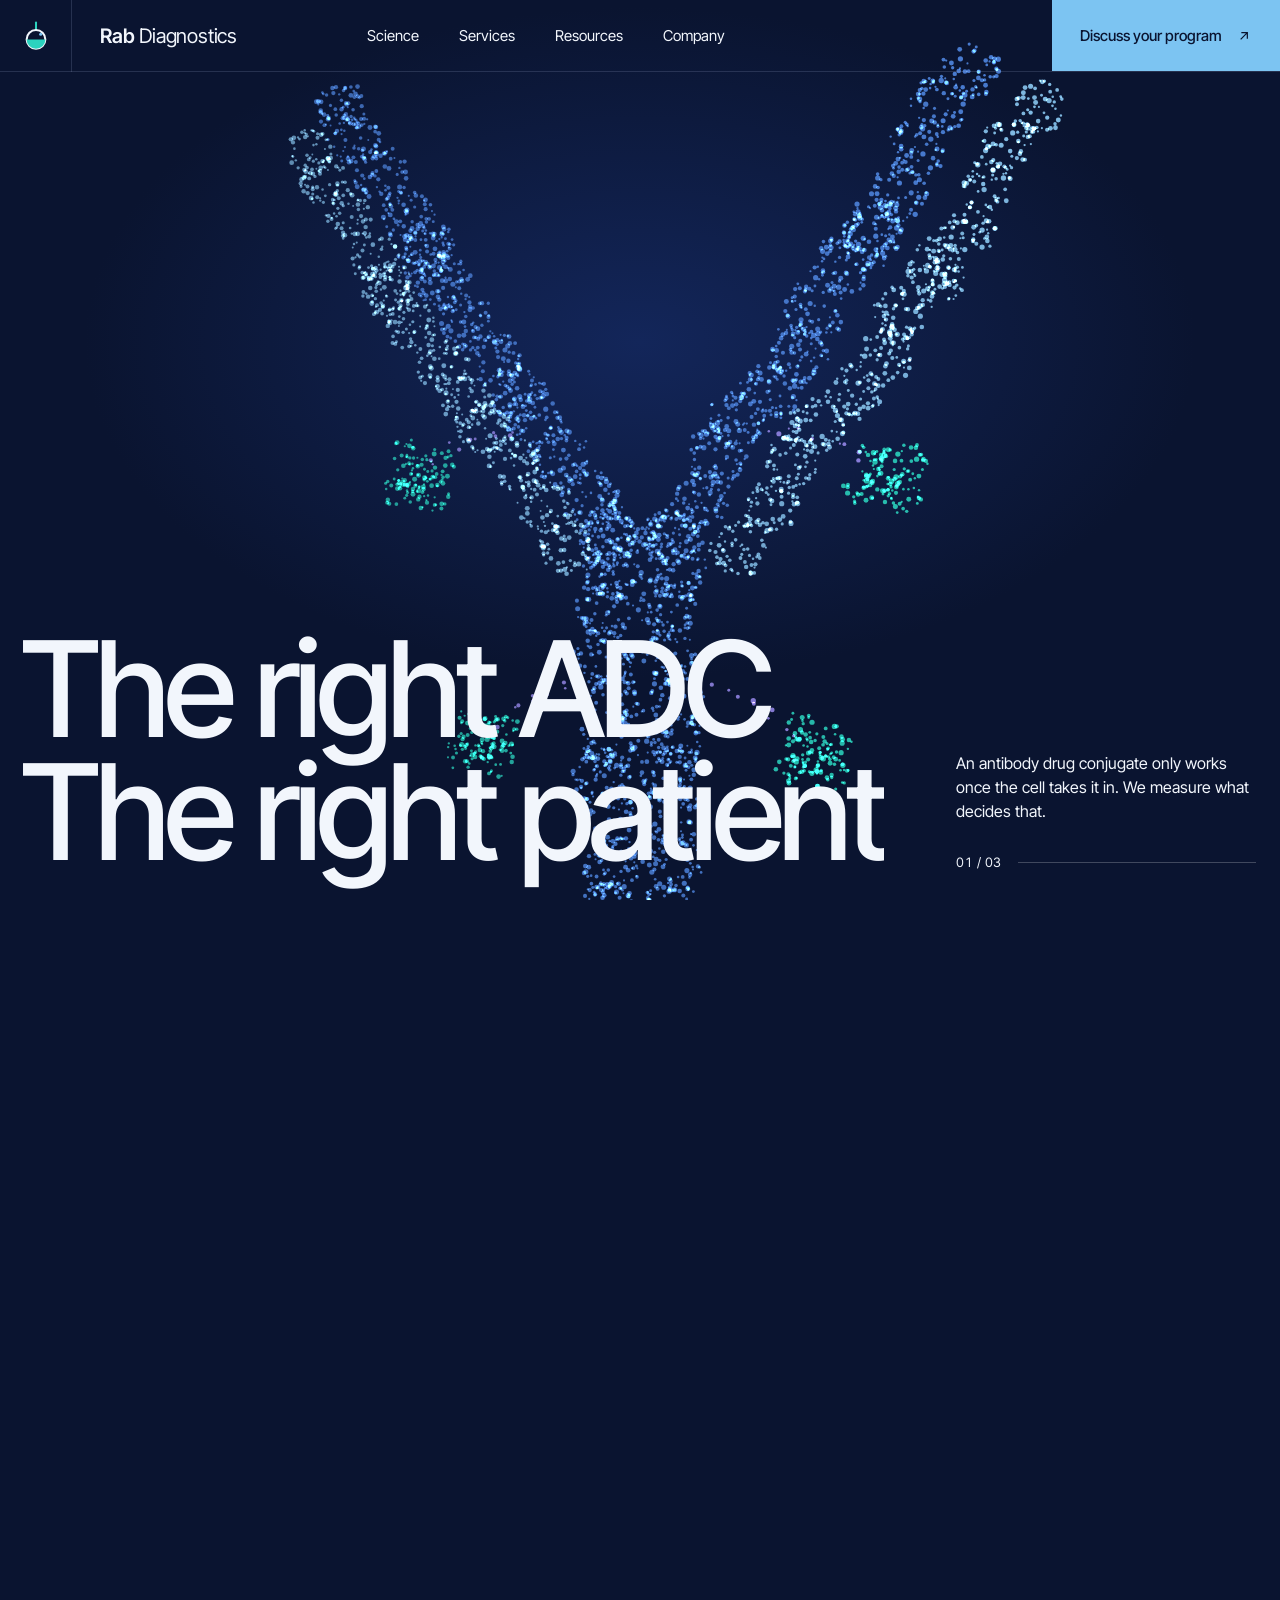
<file: rabdx-concept/index.html>
<!doctype html>
<html lang="en">
<head>
<meta charset="utf-8">
<meta name="viewport" content="width=device-width, initial-scale=1, viewport-fit=cover">
<meta name="robots" content="noindex">
<title>RabDx Concept</title>
<link rel="preconnect" href="https://fonts.googleapis.com">
<link rel="preconnect" href="https://fonts.gstatic.com" crossorigin>
<!-- Inter Tight stands in for the brand web font in this concept -->
<link href="https://fonts.googleapis.com/css2?family=Inter+Tight:wght@400;500;600&display=swap" rel="stylesheet">
<style>
/* layout concept: dark-mode sticky stage, particle antibody that turns into tissue cores and then two patient groups as you scroll; giant headline along the bottom */
:root{
  /* approximate brand colours, placeholders until the Brand Manual values */
  --navy:#0A1430; --navy-2:#111E45; --horizon:#3E74D6; --sky:#7CC4F2; --teal:#2BD3BE;
  --fg:#F2F6FC; --muted:#8C9BBD; --line:rgba(140,155,189,.22);
  --ease:cubic-bezier(.16,1,.3,1);
  color-scheme:dark;
}
*{box-sizing:border-box;}
html,body{margin:0; background:var(--navy); color:var(--fg); font-family:'Inter Tight','Segoe UI',Arial,sans-serif;}
:focus-visible{outline:2px solid var(--sky); outline-offset:3px;}
.scroller{height:340vh;}
.stage{position:sticky; top:0; height:100vh; min-height:620px; overflow:hidden;
  background:radial-gradient(ellipse 70% 60% at 50% 38%, #13265A 0%, var(--navy) 62%);}
canvas{position:absolute; inset:0; width:100%; height:100%; display:block;}

/* nav: square logo block, superscript labels, contact block */
.nav{position:absolute; z-index:4; top:0; left:0; right:0; height:72px; display:flex; align-items:stretch; border-bottom:1px solid var(--line);}
.brand{display:flex; align-items:center; gap:28px; padding-right:28px; text-decoration:none; color:var(--fg);}
.brand .mark{width:72px; height:72px; border-right:1px solid var(--line); display:grid; place-items:center;}
.brand .mark svg{width:34px; height:34px;}
.brand .word{font-size:20px; letter-spacing:-.01em; white-space:nowrap;}
.brand .word b{font-weight:600;}
.links{display:flex; gap:40px; list-style:none; margin:0 0 0 clamp(20px,8vw,160px); padding:0; align-items:center;}
.links a{color:var(--fg); text-decoration:none; display:flex; flex-direction:column; font-size:15px; line-height:1.2;}
.links a:hover{color:var(--sky);}
.contact{margin-left:auto; display:flex; align-items:center; gap:14px; padding:0 28px; background:var(--sky); color:var(--navy); text-decoration:none; font-weight:500; font-size:15px; transition:background .4s var(--ease);}
.contact:hover{background:#A9DAF8;}
.contact svg{width:16px; height:16px;}
@media (max-width:900px){ .links{display:none;} }


/* giant headline, swapped per scroll step */
.heads{position:absolute; z-index:3; left:20px; right:20px; bottom:clamp(20px,3vh,40px); height:clamp(150px,22vw,330px);}
.head{position:absolute; left:0; bottom:0; margin:0; font-weight:500; font-size:clamp(3rem,10.4vw,10.5rem); line-height:.92; letter-spacing:-.045em;}
.head .l{display:block; overflow:hidden; padding-bottom:.16em; margin-bottom:-.16em;}
.head .l > span{display:block; transform:translateY(115%); transition:transform 1.1s var(--ease);}
.head .l:nth-child(2) > span{transition-delay:.08s;}
.head.on .l > span{transform:none;}
.head em{font-style:normal;}
.side{position:absolute; z-index:3; right:24px; bottom:clamp(24px,3.4vh,44px); width:300px; font-size:16px; line-height:1.5; color:var(--fg);}
.side p{margin:0; position:absolute; bottom:46px; left:0; right:0; opacity:0; transform:translateY(10px); transition:opacity .7s var(--ease), transform .7s var(--ease); text-wrap:pretty;}
.side p.on{opacity:1; transform:none;}
.side .prog{position:absolute; left:0; right:0; bottom:0; display:flex; align-items:center; gap:16px;}
.side .count{font-size:13px; line-height:1; letter-spacing:.04em; color:var(--fg); font-variant-numeric:tabular-nums;}
.side .bar{position:relative; flex:1; height:1px; background:rgba(255,255,255,.22);}
.side .bar i{position:absolute; left:0; top:0; bottom:0; background:#fff; width:0;}
@media (max-width:1100px){ .side{display:none;} }

.tag{position:absolute; z-index:3; font-size:13px; color:var(--fg); padding:6px 10px; border:1px solid var(--line); background:rgba(10,20,48,.6); backdrop-filter:blur(6px); opacity:0; transform:translate(-50%,-50%); pointer-events:none; white-space:nowrap;}
.tag i{display:inline-block; width:7px; height:7px; border-radius:50%; margin-right:8px; vertical-align:1px;}

.intro{opacity:0; animation:in 1.2s var(--ease) forwards; animation-delay:var(--d,0s);}
@keyframes in{from{opacity:0; transform:translateY(8px);} to{opacity:1; transform:none;}}

@media (prefers-reduced-motion: reduce){
  .scroller{height:100vh;}
  .intro{animation:none; opacity:1;}
  .head .l > span, .side p{transition:none;}
}
</style>
</head>
<body>
<div class="scroller">
<section class="stage" aria-label="RabDx homepage concept">
  <canvas id="c" aria-hidden="true"></canvas>

  <header class="nav intro" style="--d:.2s">
    <a class="brand" href="#" aria-label="Rab Diagnostics home">
      <span class="mark"><svg viewBox="0 0 40 40" fill="none"><path d="M20 4v9" stroke="#2BD3BE" stroke-width="2.4" stroke-linecap="round"/><circle cx="20" cy="24" r="11" stroke="#F2F6FC" stroke-width="2.4"/><path d="M9 24a11 11 0 0 0 22 0Z" fill="#2BD3BE"/><circle cx="25.5" cy="18" r="1.8" fill="#7CC4F2"/></svg></span>
      <span class="word"><b>Rab</b> Diagnostics</span>
    </a>
    <ul class="links">
      <li><a href="#">Science</a></li>
      <li><a href="#">Services</a></li>
      <li><a href="#">Resources</a></li>
      <li><a href="#">Company</a></li>
    </ul>
    <a class="contact" href="#">Discuss your program <svg viewBox="0 0 24 24" fill="none" stroke="currentColor" stroke-width="1.8"><path d="M7 17 17 7M8 7h9v9"/></svg></a>
  </header>


  <div class="heads">
    <h1 class="head on"><span class="l"><span>The right ADC</span></span><span class="l"><span>The right <em>patient</em></span></span></h1>
    <p class="head" aria-hidden="true"><span class="l"><span>Biomarkers inside</span></span><span class="l"><span>the <em>cell</em></span></span></p>
    <p class="head" aria-hidden="true"><span class="l"><span>Who responds,</span></span><span class="l"><span>known <em>first</em></span></span></p>
  </div>

  <div class="side">
    <p class="on">An antibody drug conjugate only works once the cell takes it in. We measure what decides that.</p>
    <p>Rab-GTPase expression, quantified across tissue, predicts ADC response in patients.</p>
    <p>Stratify trial patients before the first dose, and reduce risk and cost in ADC development.</p>
    <div class="prog"><span class="count">01 / 03</span><span class="bar"><i></i></span></div>
  </div>

  <div class="tag" id="tagA"><i style="background:#3A5590"></i>Unlikely to respond</div>
  <div class="tag" id="tagB"><i style="background:#2BD3BE"></i>Likely responders</div>
</section>
</div>

<script>
const cv = document.getElementById('c'), ctx = cv.getContext('2d');
const reduce = matchMedia('(prefers-reduced-motion: reduce)').matches;
const N = innerWidth < 700 ? 2000 : 5200;
const rnd = (() => { let s = 7; return () => (s = (s * 16807) % 2147483647) / 2147483647; })();
const hex = h => [1, 3, 5].map(i => parseInt(h.slice(i, i + 2), 16));
const COL = { heavy:hex('#4F86E0'), light:hex('#8CCBF5'), pay:hex('#2BD3BE'), link:hex('#9B8CF0'), pos:hex('#2BD3BE'), neg:hex('#3A5590') };

// antibody: chains of beads along a Y (same proportions as the RabDx render), plus payload clusters
const beads = [];
const chain = (x0, y0, x1, y1, n, r, z, col) => {
  for (let i = 0; i <= n; i++) {
    const t = i / n;
    beads.push({ x:x0 + (x1 - x0) * t + Math.sin(i * 1.7) * 3, y:y0 + (y1 - y0) * t + Math.cos(i * 1.3) * 3, z, r, col });
  }
};
chain(486, 640, 486, 450, 9, 15, -10, 'heavy'); chain(514, 640, 514, 450, 9, 15, 10, 'heavy');
chain(486, 450, 380, 300, 8, 15, -6, 'heavy'); chain(514, 450, 620, 300, 8, 15, 6, 'heavy');
chain(452, 455, 348, 318, 7, 14, 18, 'light'); chain(548, 455, 652, 318, 7, 14, 18, 'light');
chain(380, 300, 330, 220, 4, 14, -6, 'heavy'); chain(620, 300, 670, 220, 4, 14, 6, 'heavy');
chain(348, 318, 298, 238, 4, 13, 18, 'light'); chain(652, 318, 702, 238, 4, 13, 18, 'light');
[[372, 420], [628, 420], [410, 560], [590, 560]].forEach(([x, y]) =>
  [[0,0,11],[13,-6,9],[11,10,9],[-11,8,8],[-4,-12,8],[2,4,6]].forEach(([dx, dy, r]) => beads.push({ x:x + dx, y:y + dy, z:0, r, col:'pay' })));
// linkers as thin bead lines
[[440,400,372,420],[560,400,628,420],[470,530,410,560],[530,530,590,560]].forEach(([a, b, c, d]) => {
  for (let i = 1; i < 6; i++) { const t = i / 6; beads.push({ x:a + (c - a) * t, y:b + (d - b) * t - Math.sin(t * Math.PI) * 10, z:0, r:2.5, col:'link' }); }
});
const area = beads.map(b => b.r * b.r), total = area.reduce((a, b) => a + b, 0);

// tissue cores (state 2) and two patient groups (state 3)
const COLS = 14, ROWS = 7, CORES = COLS * ROWS;
const positive = Array.from({ length:CORES }, (_, c) => (Math.sin(c * 12.9898) * 43758.5453 % 1 + 1) % 1 < .36);
const nPos = positive.filter(Boolean).length;
// cluster radii follow group size
const RATIO = Math.sqrt(nPos / (CORES - nPos));

const P = [];
let bi = 0, acc = 0;
for (let i = 0; i < N; i++) {
  // pick a bead weighted by surface, walking the list
  const target = (i + .5) / N * total;
  while (acc + area[bi] < target && bi < beads.length - 1) { acc += area[bi]; bi++; }
  const b = beads[bi];
  const u = rnd() * 2 - 1, th = rnd() * Math.PI * 2, s = Math.sqrt(1 - u * u), rr = b.r * (.82 + rnd() * .22);
  const ax = (b.x - 500 + Math.cos(th) * s * rr) / 260, ay = (b.y - 440 + Math.sin(th) * s * rr) / 260, az = (b.z + u * rr) / 260;

  const c = i % CORES, cx = c % COLS, cy = Math.floor(c / COLS);
  const ang = rnd() * Math.PI * 2, rad = Math.sqrt(rnd());
  const gc = cx, gr0 = cy, gdx = Math.cos(ang) * rad, gdy = Math.sin(ang) * rad;

  const pos = positive[c];
  const ga = rnd() * Math.PI * 2, gr = Math.sqrt(rnd());
  const kdx = Math.cos(ga) * gr, kdy = Math.sin(ga) * gr;

  P.push({ ax, ay, az, gc, gr0, gdx, gdy, kdx, kdy, pos, ca:COL[b.col], cg:pos ? COL.pos : COL.neg, ph:rnd() * 6.28, sz:.7 + rnd() * 1.1,
    k:.4 + rnd() * .9, sw:rnd() - .5, ox:0, oy:0, vx:0, vy:0 });
}

let W, H, DPR, mx = -9999, my = -9999;
const resize = () => {
  DPR = Math.min(devicePixelRatio || 1, 2); W = innerWidth; H = innerHeight;
  cv.width = W * DPR; cv.height = H * DPR; ctx.setTransform(DPR, 0, 0, DPR, 0, 0);
};
resize(); addEventListener('resize', resize);
addEventListener('pointermove', e => { mx = e.clientX; my = e.clientY; });
addEventListener('pointerleave', () => { mx = my = -9999; });
// smoothed cursor and its velocity, so particles react to movement, not just position
let smx = -9999, smy = -9999, mvx = 0, mvy = 0;

const clamp = v => Math.min(1, Math.max(0, v));
const ease = t => t < .5 ? 4 * t * t * t : 1 - Math.pow(-2 * t + 2, 3) / 2;
const heads = document.querySelectorAll('.head'), sides = document.querySelectorAll('.side p');
const count = document.querySelector('.side .count'), barI = document.querySelector('.side .bar i');
// drop the intro class once it has played, so scroll can drive opacity
document.querySelectorAll('.intro').forEach(n => n.addEventListener('animationend', () => n.classList.remove('intro'), { once:true }));
const tagA = document.getElementById('tagA'), tagB = document.getElementById('tagB');
let step = 0, rot = 0, assemble = reduce ? 1 : 0, last = performance.now();

const frame = now => {
  const dt = Math.min(50, now - last) / 1000; last = now;
  const max = document.documentElement.scrollHeight - innerHeight;
  const s = reduce || max <= 0 ? 0 : scrollY / max;
  const t1 = ease(clamp((s - .12) / .3)), t2 = ease(clamp((s - .58) / .3));
  if (!reduce) { rot = Math.sin(now / 1000 * .32) * .5; assemble = Math.min(1, assemble + dt * .45); }
  const intro = ease(assemble);

  // copy follows the scroll step
  const k = s < .4 ? 0 : s < .75 ? 1 : 2;
  if (k !== step) {
    heads.forEach((h, i) => h.classList.toggle('on', i === k));
    sides.forEach((p, i) => p.classList.toggle('on', i === k));
    count.textContent = `0${k + 1} / 03`; step = k;
  }
  barI.style.width = (s * 100).toFixed(1) + '%';

  const mobile = W < 900;
  // the molecule sits right of centre; the grid and groups move to the middle
  // every state fills the screen below the nav: molecule top to bottom, then the core grid, then two groups
  const ox = W * .5, scale = Math.min(W, H) * (mobile ? .5 : .56);
  const oy = mobile ? H * .5 : 86 + .85 * scale;
  const top = 72 + (mobile ? 40 : 56), bot = H - (mobile ? 40 : 56);
  // the core grid keeps an inner padding but still runs behind the headline
  const gl = W * (mobile ? .08 : .11), gt = 72 + H * .1, gb = H * .9;
  const cellX = (W - 2 * gl) / (COLS - 1), cellY = (gb - gt) / (ROWS - 1), coreR = Math.min(cellX, cellY) * .36;
  const midY = (top + bot) / 2, rN = Math.min((bot - top) / 2, W * .23), rP = rN * RATIO;
  const cxN = W * .27, cxP = W * .73;
  const cr = Math.cos(rot), sr = Math.sin(rot);

  ctx.clearRect(0, 0, W, H);
  ctx.globalCompositeOperation = 'lighter';
  const time = now / 1000;
  if (mx < -999) { smx = smy = -9999; mvx = mvy = 0; }
  else if (smx < -999) { smx = mx; smy = my; }
  else { const nx = smx + (mx - smx) * .18, ny = smy + (my - smy) * .18; mvx = mvx * .8 + (nx - smx) * .2; mvy = mvy * .8 + (ny - smy) * .2; smx = nx; smy = ny; }
  const R = 150;
  for (const p of P) {
    // antibody rotates around its vertical axis; before the intro finishes, points come in from a loose cloud
    let x = p.ax * cr + p.az * sr, z = -p.ax * sr + p.az * cr, y = p.ay;
    const spread = 1 - intro;
    x += Math.cos(p.ph * 3) * spread * 1.4; y += Math.sin(p.ph * 5) * spread * 1.1;
    x += Math.sin(time * .9 + p.ph) * .004; y += Math.cos(time * .7 + p.ph) * .004;
    const f0 = 1 / (1 + z * .22);
    const ax = ox + x * scale * f0, ay = oy + y * scale * f0;
    const gx = gl + p.gc * cellX + p.gdx * coreR, gy = gt + p.gr0 * cellY + p.gdy * coreR;
    const kx = (p.pos ? cxP : cxN) + p.kdx * (p.pos ? rP : rN), ky = midY + p.kdy * (p.pos ? rP : rN);
    let sx = ax + (gx - ax) * t1, sy = ay + (gy - ay) * t1;
    sx += (kx - sx) * t2; sy += (ky - sy) * t2;
    sx += Math.sin(time * .9 + p.ph) * 1.6 * t1; sy += Math.cos(time * .7 + p.ph) * 1.6 * t1;
    z *= 1 - t1; const f = 1 / (1 + z * .22);
    // cursor field: soft push, a swirl that differs per particle, and a drag along the cursor's motion; springs bring each particle home
    const dx = sx + p.ox - smx, dy = sy + p.oy - smy, d = Math.hypot(dx, dy);
    if (d < R && d > .1) {
      const w = (1 - d / R) ** 2, ux = dx / d, uy = dy / d;
      p.vx += (ux * 2.4 * p.k - uy * 3.2 * p.sw) * w + mvx * .16 * w * p.k;
      p.vy += (uy * 2.4 * p.k + ux * 3.2 * p.sw) * w + mvy * .16 * w * p.k;
    }
    p.vx = (p.vx - p.ox * .035) * .9; p.vy = (p.vy - p.oy * .035) * .9;
    p.ox += p.vx; p.oy += p.vy;
    sx += p.ox; sy += p.oy;

    const c0 = p.ca, c1 = p.cg, m = t1;
    const r = c0[0] + (c1[0] - c0[0]) * m, g = c0[1] + (c1[1] - c0[1]) * m, b = c0[2] + (c1[2] - c0[2]) * m;
    const a = (.35 + .45 * (1 - z) * (1 - t1) + .5 * t1) * (.4 + .6 * intro);
    ctx.fillStyle = `rgba(${r | 0},${g | 0},${b | 0},${Math.min(.95, a).toFixed(2)})`;
    ctx.beginPath(); ctx.arc(sx, sy, p.sz * f * (mobile ? 1.1 : 1.45), 0, 6.283); ctx.fill();
  }
  ctx.globalCompositeOperation = 'source-over';

  // group labels sit above the two clusters
  const show = t2.toFixed(2);
  tagA.style.opacity = tagB.style.opacity = show;
  tagA.style.left = cxN + 'px'; tagB.style.left = cxP + 'px';
  tagA.style.top = tagB.style.top = midY + 'px';

  if (!reduce) requestAnimationFrame(frame);
};
requestAnimationFrame(frame);
</script>
</body>
</html>
</file>
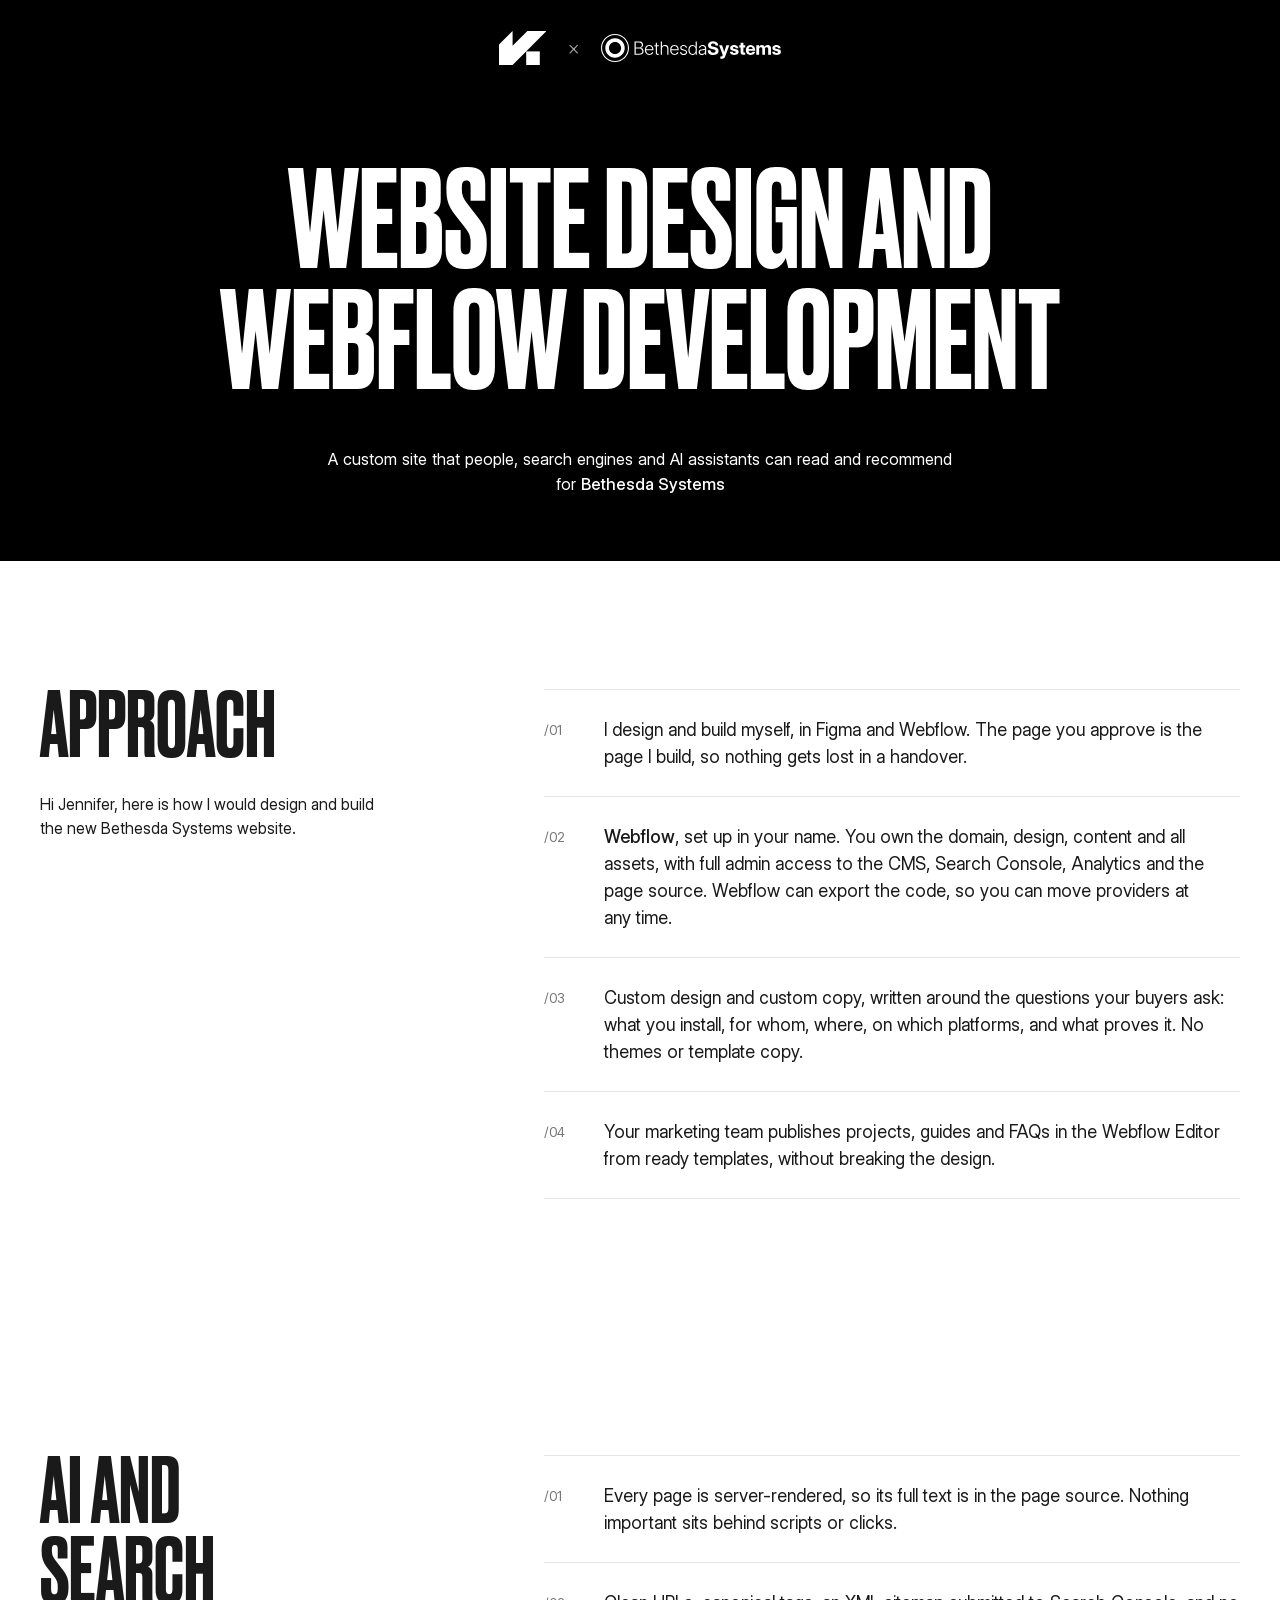
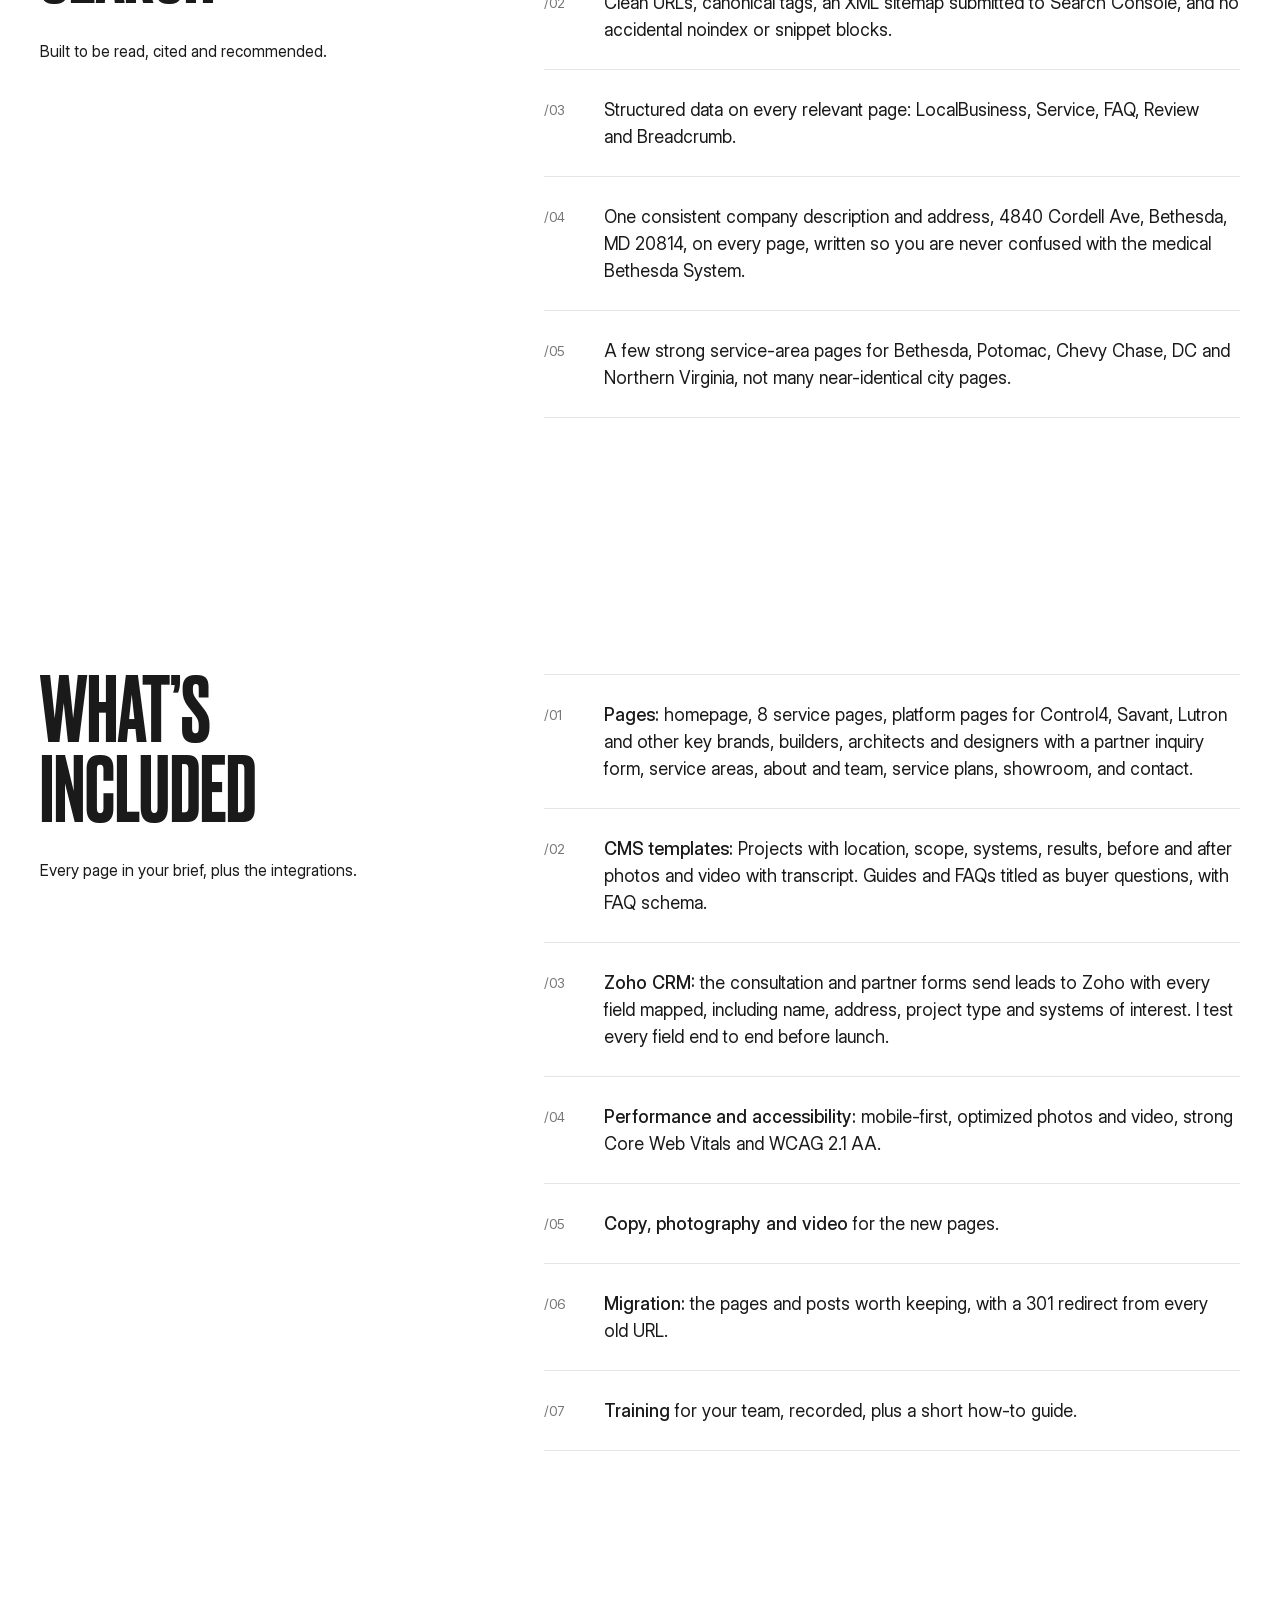
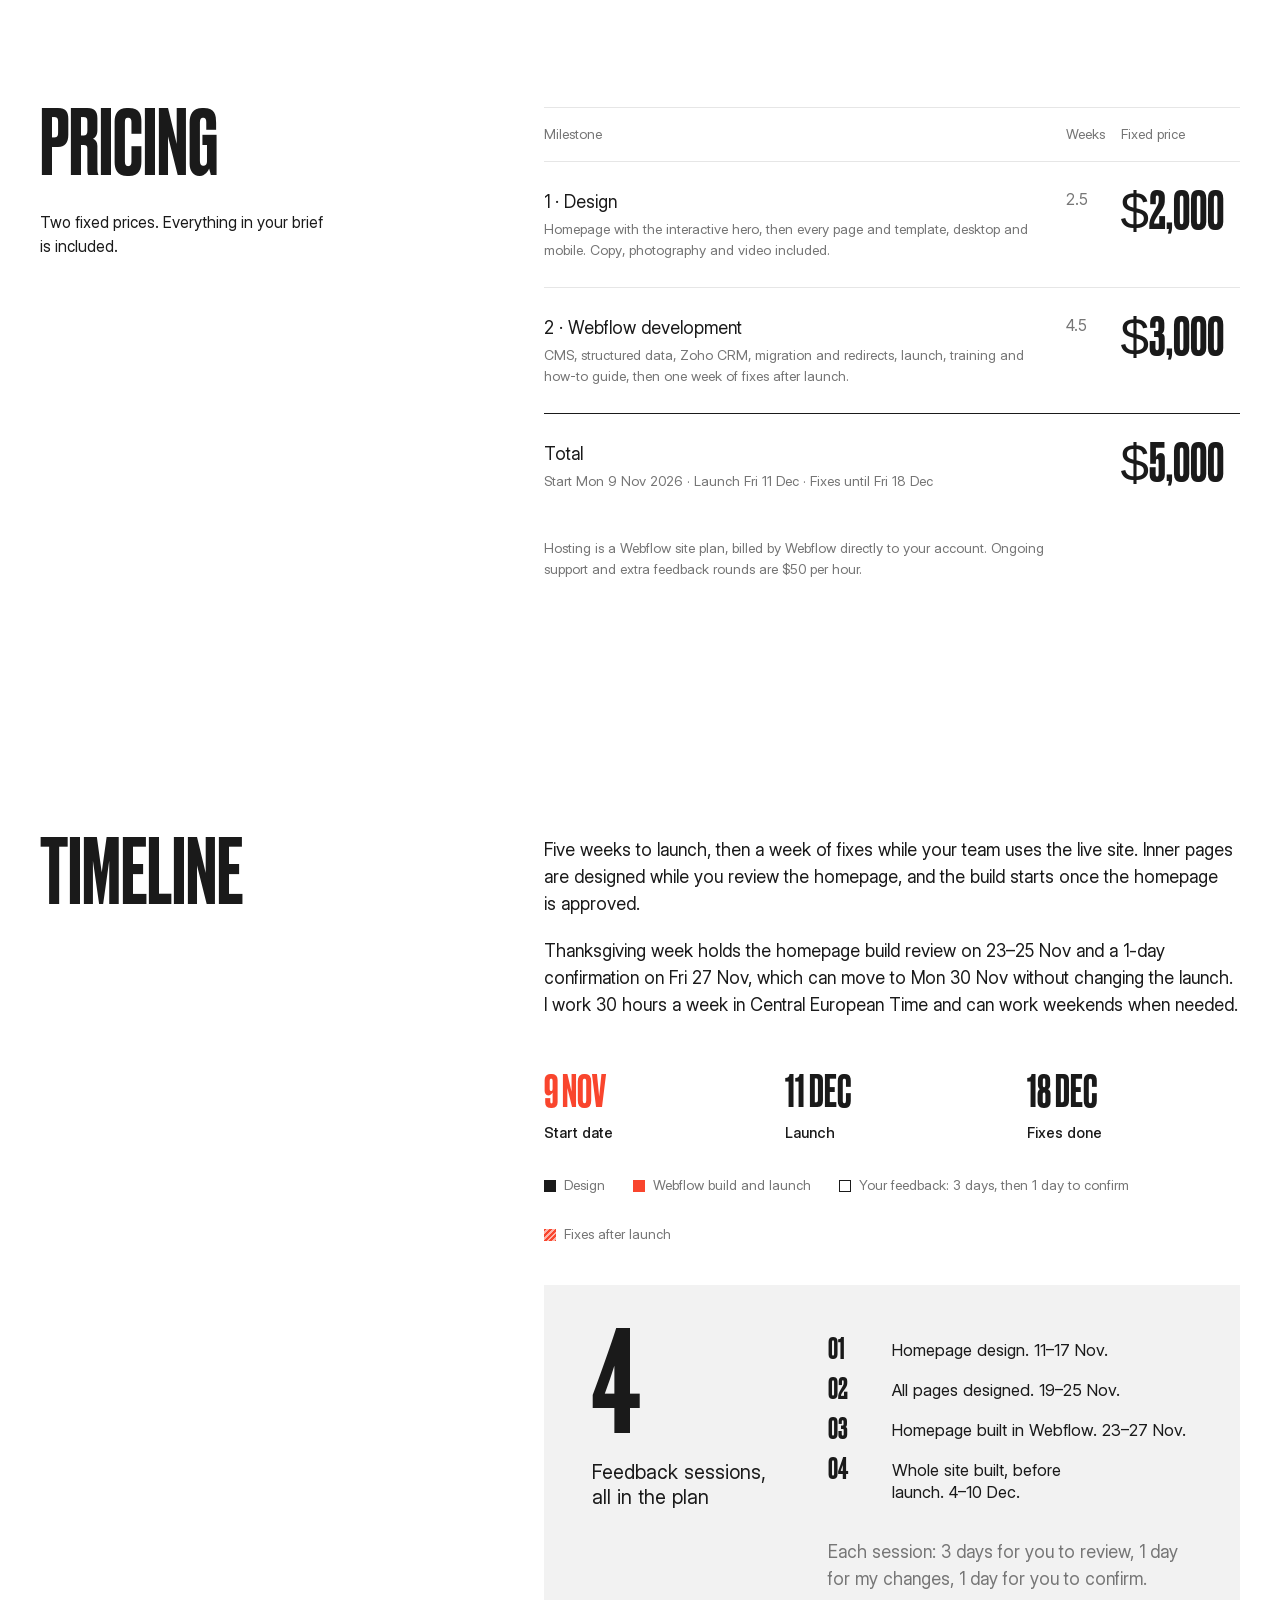
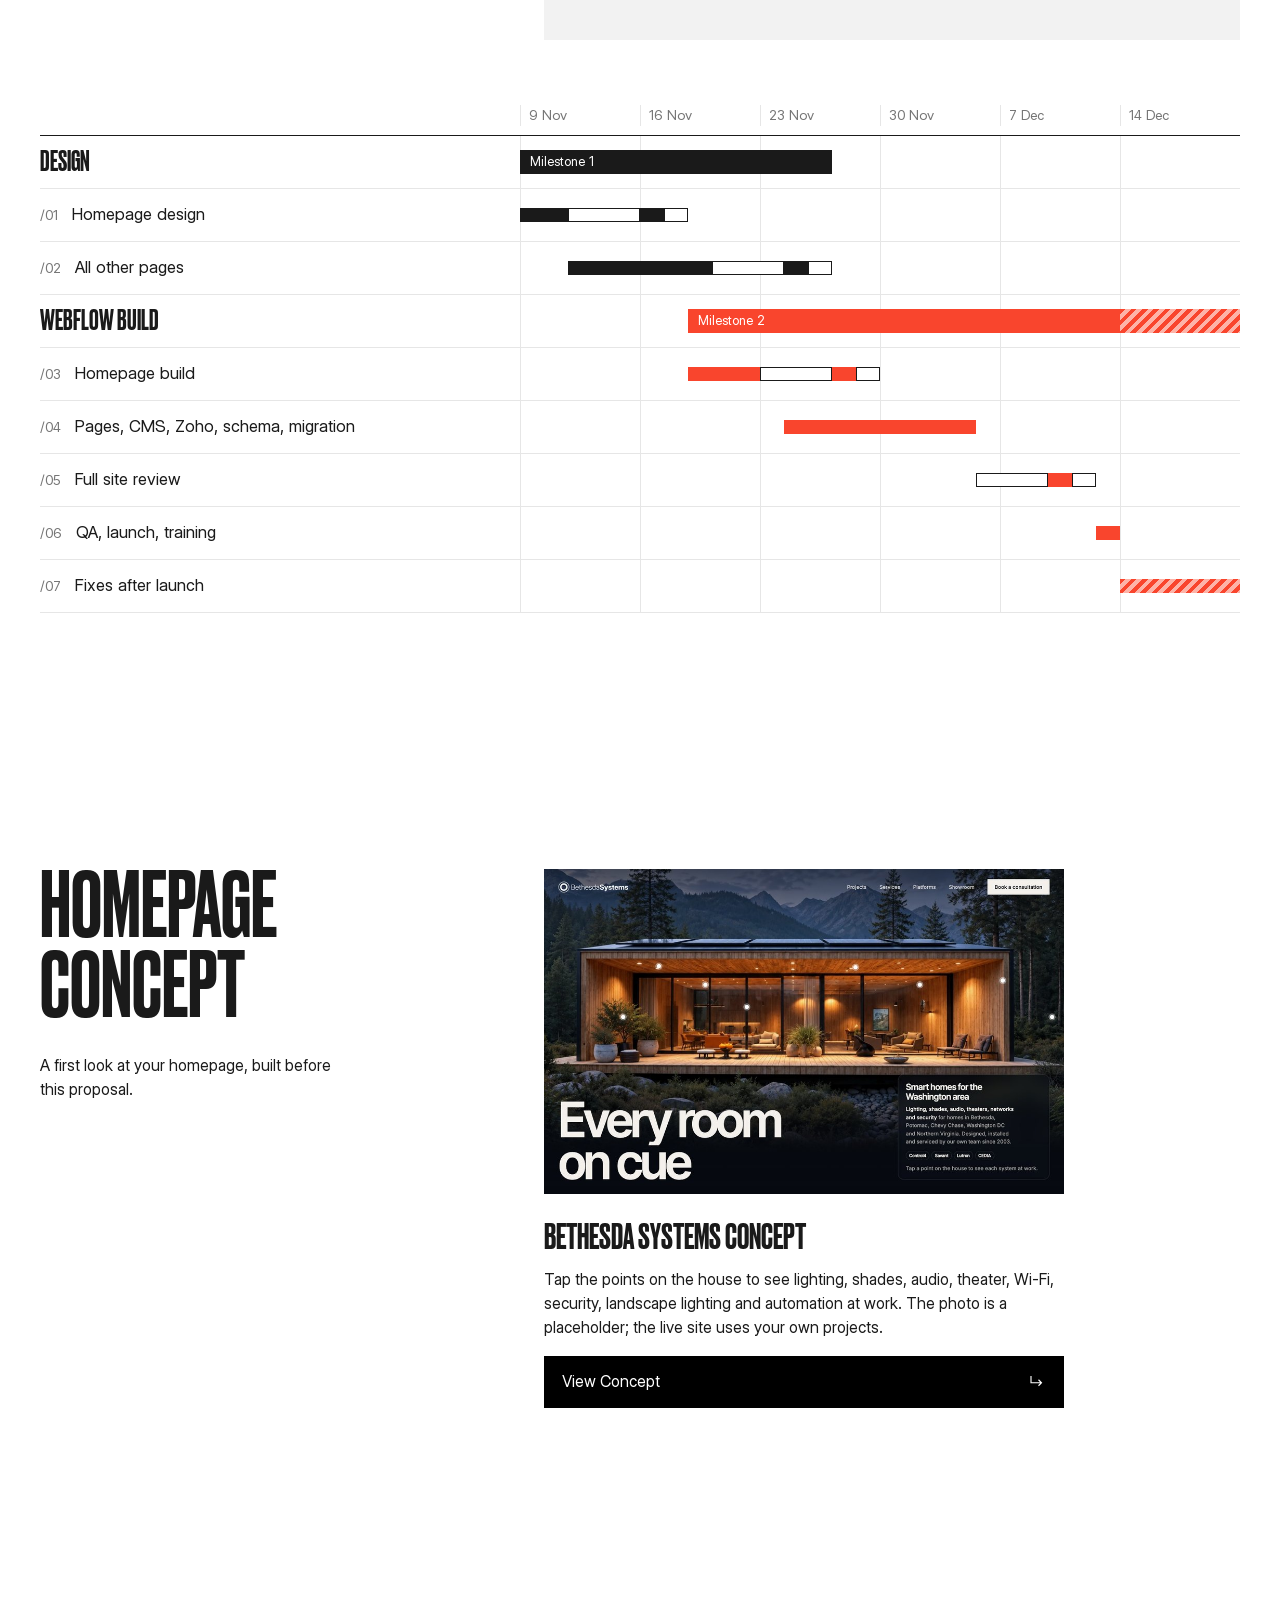
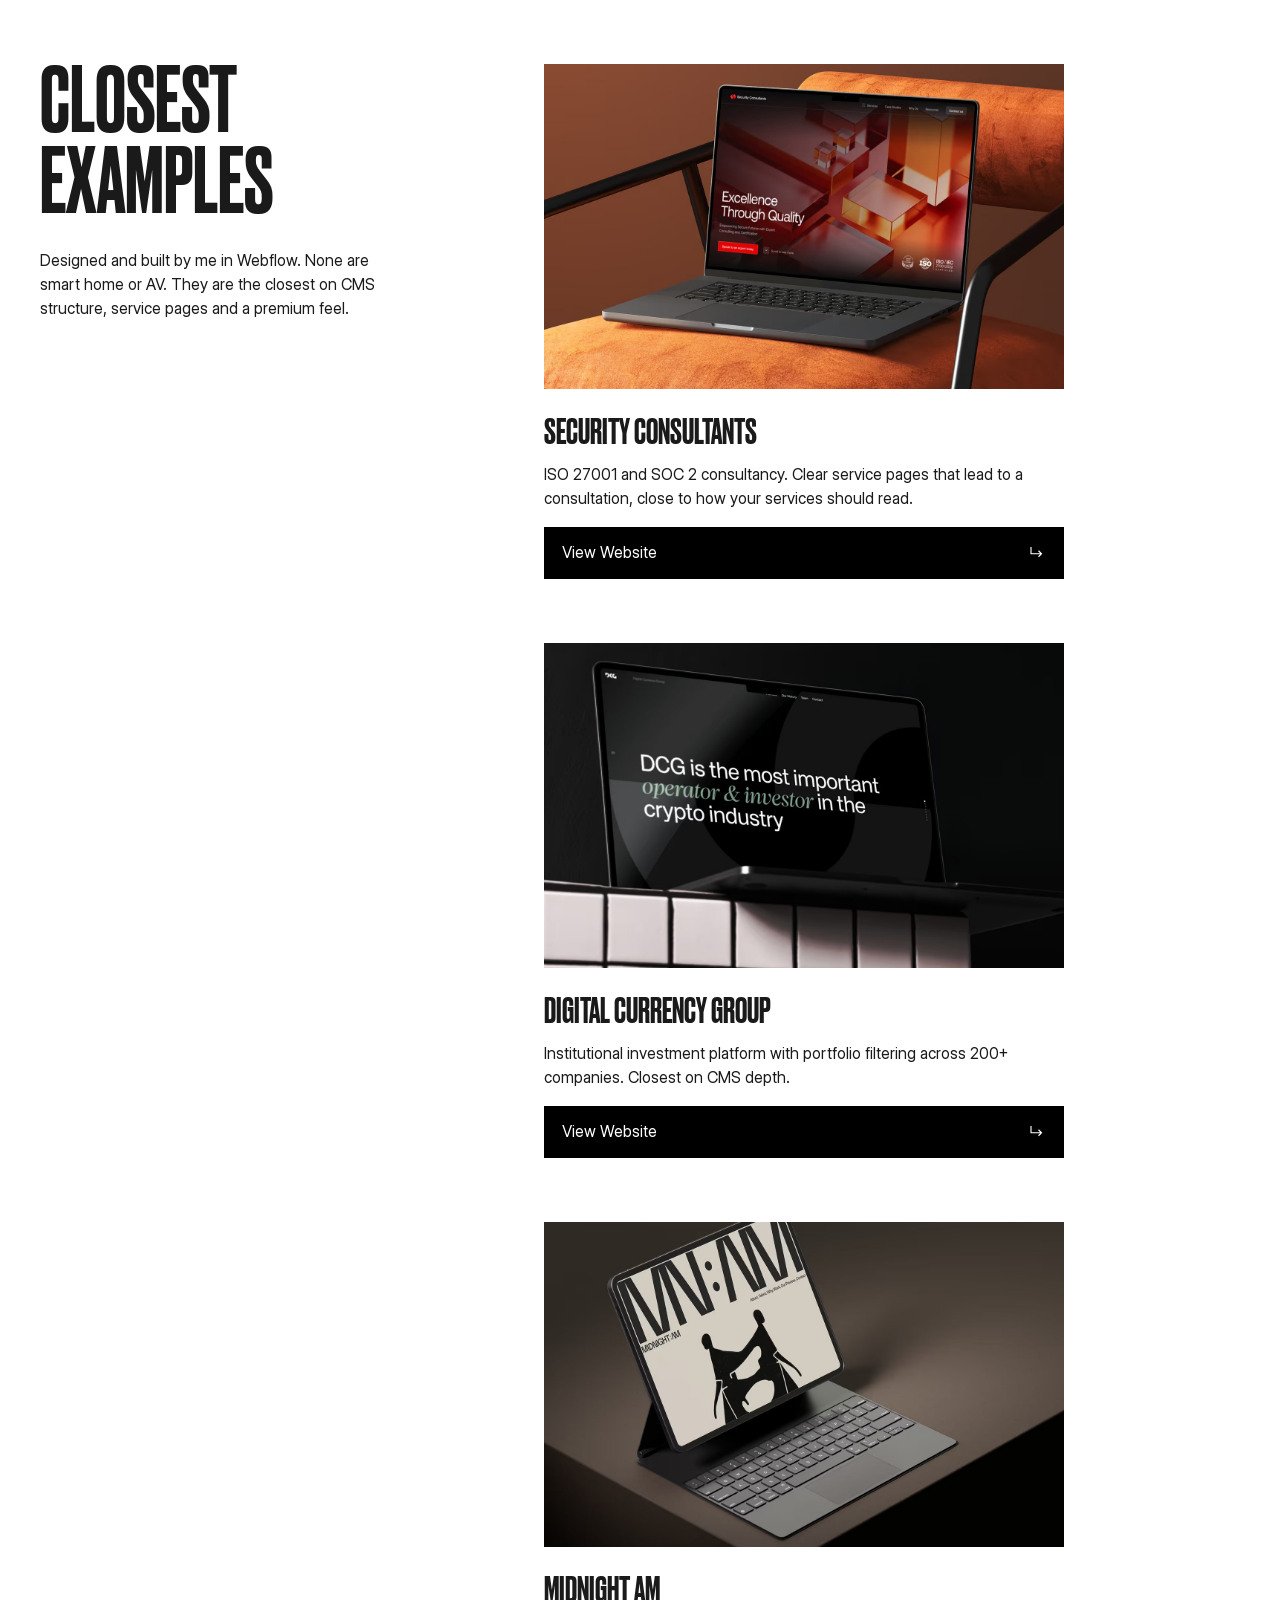
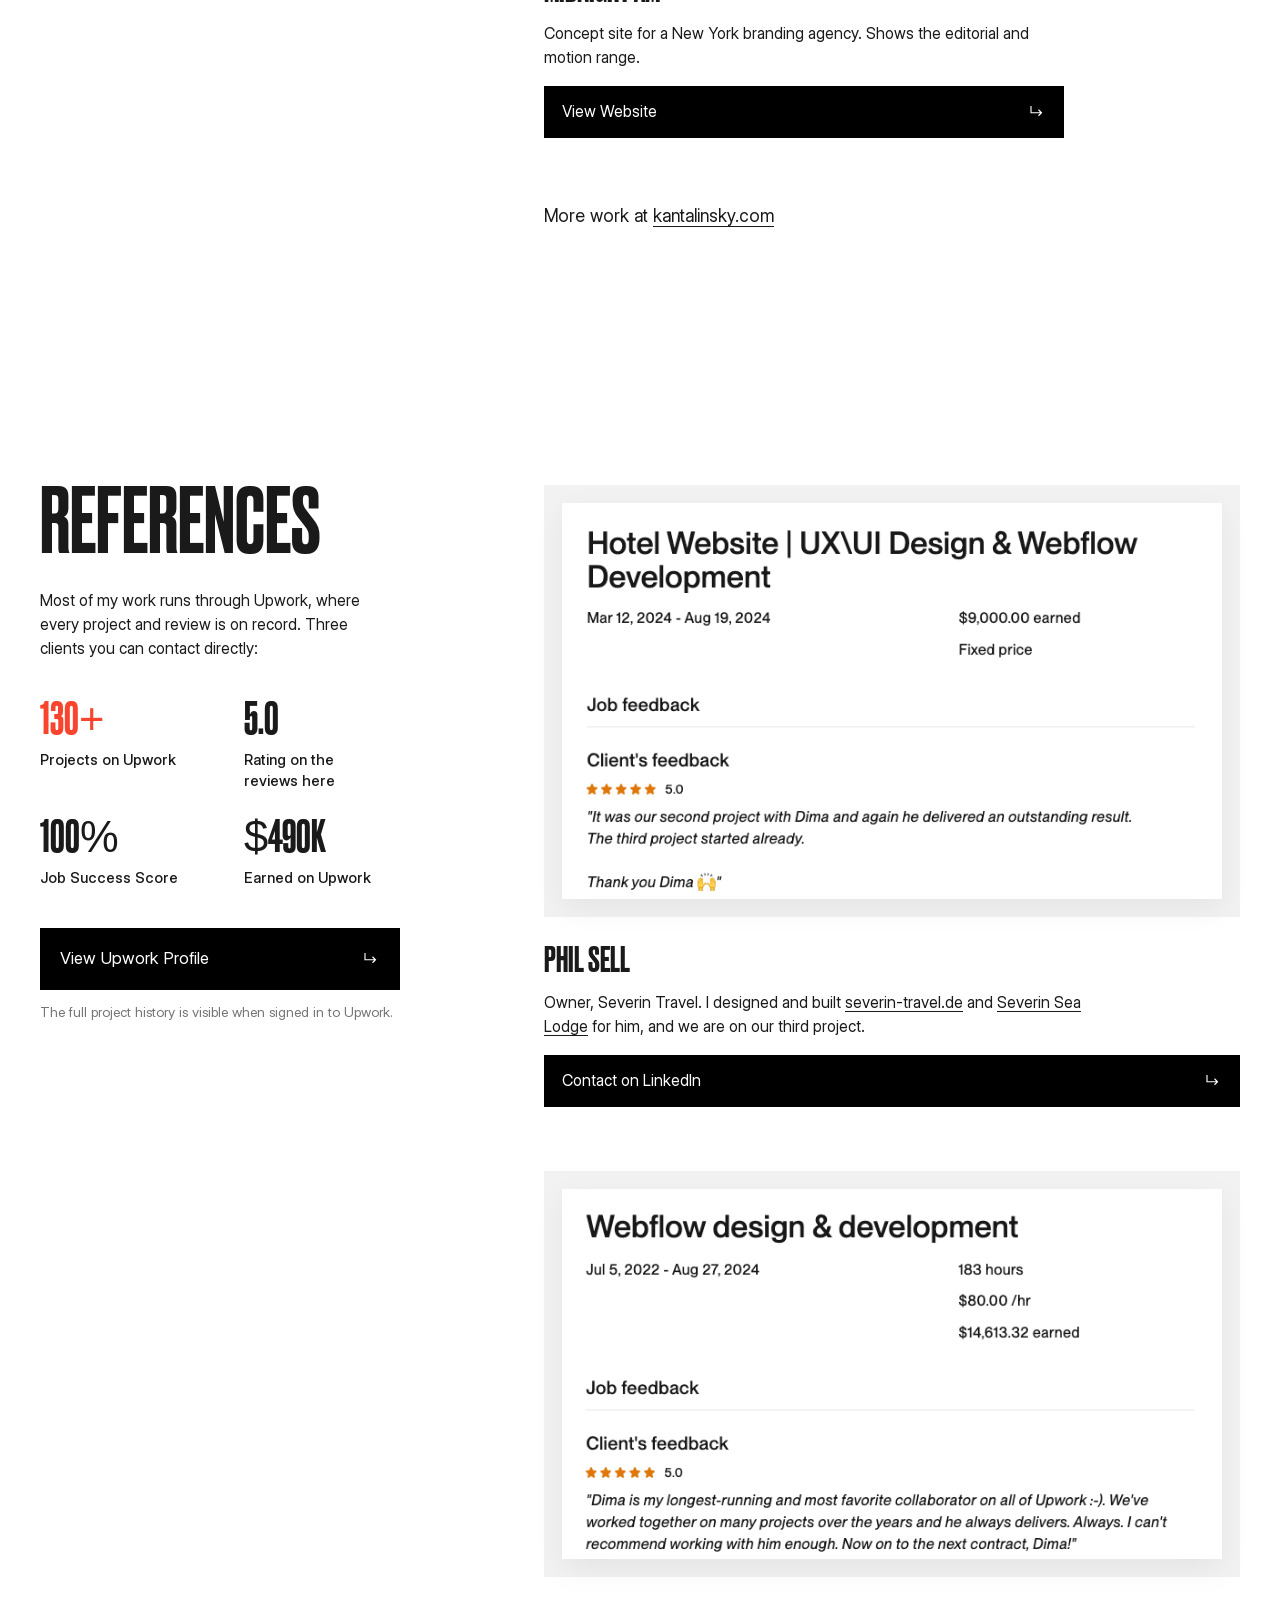
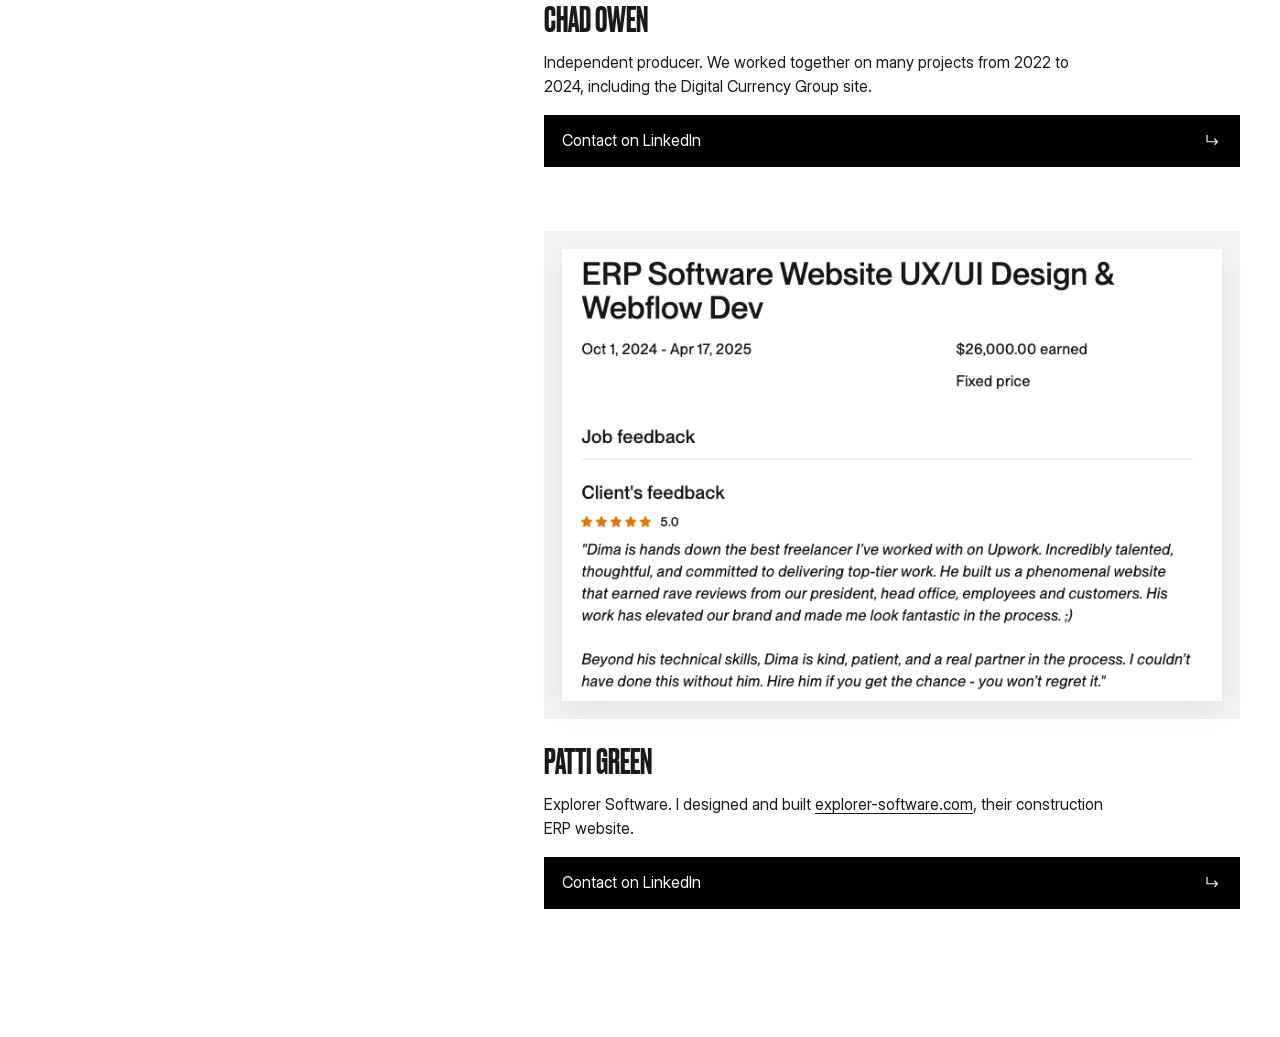
<file: proposals/bethesda-systems.html>
<!doctype html><html lang="en"><head><meta charset="utf-8"><meta name="viewport" content="width=device-width, initial-scale=1, viewport-fit=cover"><meta name="robots" content="noindex"><title>Bethesda Systems Proposal</title>
<meta name="claude:viewport-fit-sides" content="cover">
<style>
/* layout: kantalinsky.com language — black hero band, white two-column sections (Druk heading left, hairline rows right), black closing band */
@font-face{font-family:'K Font'; src:url('fonts/Druk-Medium.otf') format('opentype'); font-weight:500; font-style:normal; font-display:swap;}
@font-face{font-family:'Inter Display'; src:url('fonts/InterDisplay.var.ttf') format('truetype-variations'); font-weight:100 900; font-style:normal; font-display:swap;}
:root{
  --bg:#FFFFFF; --ink:#1A1A1A; --muted:#767676; --line:#E6E6E6;
  --black:#000000; --on-black:#FFFFFF; --on-black-muted:#A3A3A3;
  --red:#F9452D; --orange:#F9452D; --ease:cubic-bezier(.22,1,.36,1); --bar-design:#1A1A1A; --bar-build:#F9452D;
  --display:'K Font','Arial Narrow',Impact,sans-serif;
  --body:'Inter Display',Arial,sans-serif;
  --gutter:max(16px, env(safe-area-inset-left, 0px));
  color-scheme: light;
}
*{box-sizing:border-box;}
html{background:var(--black);}
body{margin:0; overflow-x:clip; background:var(--bg); color:var(--ink); font-family:var(--body); font-size:16px; line-height:1.5;}
p, li, blockquote, .lede, .note{text-wrap:pretty;}
a{color:inherit; transition:color .35s var(--ease), opacity .35s var(--ease);}
:focus-visible{outline:2px solid var(--red); outline-offset:3px;}
.wrap{max-width:1600px; margin:0 auto; padding-left:max(20px, env(safe-area-inset-left, 0px)); padding-right:max(20px, env(safe-area-inset-right, 0px));}
@media (min-width:768px){ .wrap{padding-left:max(40px, env(safe-area-inset-left, 0px)); padding-right:max(40px, env(safe-area-inset-right, 0px));} }

.display{font-family:var(--display); font-weight:500; text-transform:uppercase; line-height:.9; letter-spacing:0; margin:0;}

/* nav */
.nav{position:absolute; top:0; left:0; right:0; z-index:5; color:var(--on-black);}
.nav .wrap{display:flex; align-items:center; justify-content:center; height:96px;}
.lockup{display:flex; align-items:center; gap:clamp(14px,2vw,22px);}
.lockup svg, .lockup img{height:34px; width:auto; display:block;}
.lockup .x{font-size:20px; line-height:1; color:var(--on-black-muted); font-weight:300;}

/* hero */
.hero{background:var(--black); color:var(--on-black); position:relative; overflow:hidden; box-shadow:-2px 0 0 var(--black), 2px 0 0 var(--black);}
.hero .wrap{padding-top:clamp(120px,13vw,170px); padding-bottom:clamp(40px,5vw,64px); display:flex; flex-direction:column; align-items:center; gap:clamp(24px,3vw,40px);}
.hero h1{font-size:clamp(3.4rem,10.5vw,8.5rem); text-align:center; text-wrap:balance;}
.hero-sub{margin:0; max-width:none; white-space:nowrap; text-align:center; font-size:clamp(16px,1.3vw,19px); line-height:1.5;}
.hero-sub b{font-weight:500;}
.talk{width:min(100%,300px); margin-top:8px;}
.talk a{border:1px solid var(--on-black);}
@media (max-width:600px){ .hero-sub{white-space:normal; text-wrap:balance;} }
.talk a::after{content:""; width:7px; height:7px; background:var(--red); position:relative; z-index:1; transition:background .45s var(--ease);}
.talk a:hover::after{background:var(--ink);}

/* buttons: orange fill slides up on hover */
.talk a, .btn{
  position:relative; overflow:hidden; isolation:isolate;
  display:flex; justify-content:space-between; align-items:center;
  background:var(--black); color:var(--on-black); text-decoration:none; font-size:17px;
  transition:color .45s var(--ease);
}
.talk a{padding:16px;}
.btn{margin-top:auto; padding:20px 24px;}
.talk a::before, .btn::before{
  content:""; position:absolute; inset:0; z-index:0; background:var(--orange);
  transform:translateY(101%); transition:transform .55s var(--ease);
}
.talk a:hover::before, .btn:hover::before, .talk a:focus-visible::before, .btn:focus-visible::before{transform:translateY(0);}
.talk a:hover, .btn:hover, .talk a:focus-visible, .btn:focus-visible{color:var(--on-black);}
.btn > *, .talk a > *{position:relative; z-index:1;}
.btn svg{transition:transform .45s var(--ease);}
.btn:hover svg{transform:translate(4px,0);}
@media (prefers-reduced-motion: reduce){ .talk a::before, .btn::before, .btn svg, a{transition:none;} }

/* sections */
.sec{padding-block:clamp(72px,10vw,140px);}
.two{display:grid; grid-template-columns:1fr; gap:40px;}
@media (min-width:1000px){ .two{grid-template-columns:minmax(0,4fr) minmax(0,6fr); gap:40px;} }
.two > *{min-width:0;}
.sec h2{font-size:clamp(3.5rem,7vw,6rem);}
.sec h2 sup{font-family:var(--body); font-size:16px; text-transform:none; vertical-align:top; position:relative; top:.4em; margin-left:8px; color:var(--ink);}
.lede{margin:24px 0 0; max-width:340px; color:var(--ink); font-size:16px;}

.rows{list-style:none; margin:0; padding:0; border-top:1px solid var(--line);}
.rows li{display:grid; grid-template-columns:52px 1fr; gap:8px; padding:26px 0; border-bottom:1px solid var(--line); font-size:18px; line-height:1.5;}
.rows .n{color:var(--muted); font-size:14px; padding-top:4px;}
.rows p{margin:0; max-width:64ch;}

/* pricing */
.price-table{width:100%; border-collapse:collapse; border-top:1px solid var(--line);}
.price-table th{font-weight:400; color:var(--muted); font-size:14px; text-align:left; padding:16px 16px 16px 0;}
.price-table td{border-top:1px solid var(--line); padding:26px 16px 26px 0; vertical-align:top; font-size:18px;}
.price-table td small{display:block; color:var(--muted); font-size:14px; margin-top:4px;}
.price-table .wk{white-space:nowrap; color:var(--muted); font-size:16px;}
.price-table tr.sum td{border-top:1px solid var(--ink);}
.price-table .amt{font-family:var(--display); font-size:clamp(2.4rem,4vw,3.5rem); line-height:1; font-variant-numeric:tabular-nums; white-space:nowrap;}
.table-scroll{overflow-x:auto;}
.note{margin:20px 0 0; color:var(--muted); font-size:14px; max-width:64ch;}

/* timeline */
.gantt-intro{display:grid; grid-template-columns:1fr; gap:40px; margin-bottom:56px;}
@media (min-width:1000px){ .gantt-intro{grid-template-columns:minmax(0,4fr) minmax(0,6fr);} }
.gantt-intro p{margin:0; font-size:18px;}
.legend{display:flex; gap:28px; margin-top:32px; font-size:14px; color:var(--muted); flex-wrap:wrap;}
.legend span{display:inline-flex; align-items:center; gap:8px;}
.legend i{width:12px; height:12px; display:inline-block;}
.gantt-scroll{overflow-x:auto;}
.gantt{min-width:860px;}
.g-row{display:grid; grid-template-columns:minmax(200px,4fr) minmax(0,6fr); align-items:center; min-height:52px; border-bottom:1px solid var(--line);}
.g-row.head{min-height:40px; color:var(--muted); font-size:14px; border-bottom:1px solid var(--ink);}
.g-weeks{display:grid; grid-template-columns:repeat(6,1fr);}
.g-weeks span{padding-left:8px; border-left:1px solid var(--line);}
.g-label{font-size:17px; padding-right:16px;}
.g-label .n{color:var(--muted); font-size:14px; margin-right:14px;}
.g-track{position:relative; height:52px; background:
  linear-gradient(90deg, var(--line) 1px, transparent 1px) 0 0 / calc(100% / 6) 100%;}
.bar{position:absolute; top:19px; height:14px;}
.bar.d{background:var(--bar-design);}
.bar.b{background:var(--bar-build);}
.bar.f{background:#fff; border:1.5px solid var(--ink); box-sizing:border-box;}
.bar.s{background:repeating-linear-gradient(135deg,#D9D9D9 0 4px,#F2F2F2 4px 8px);}
.g-row.milestone .g-label{font-family:var(--display); font-size:28px; text-transform:uppercase; line-height:1;}
.g-row.milestone .bar{top:14px; height:24px; color:#fff; font-size:13px; display:flex; align-items:center; padding-left:10px; white-space:nowrap;}

/* examples */
.works{display:flex; flex-direction:column; gap:clamp(40px,5vw,64px); max-width:520px;}
.work{display:flex; flex-direction:column; gap:14px; min-width:0;}
.work img{display:block; width:100%; height:auto; aspect-ratio:16/10; object-fit:cover; background:#111;}
.work h3{font-size:clamp(2rem,2.8vw,2.8rem); margin-top:14px;}
.work p{margin:0; font-size:16px; max-width:56ch;}
.btn svg{width:18px; height:18px;}
.work .shot{display:block;}
.work .btn{margin-top:2px; padding:14px 18px; font-size:16px;}

/* highlights */
.stats{display:grid; grid-template-columns:repeat(3,minmax(0,1fr)); gap:20px 28px; margin:56px 0 0;}
.stat .big{font-family:var(--display); font-weight:500; text-transform:uppercase; line-height:.9; font-size:clamp(2.2rem,3.4vw,3.2rem); letter-spacing:0; white-space:nowrap;}
.stat .big small{font-size:.45em; margin-left:.12em;}
.stat.hot .big{color:var(--orange);}
.stat p{margin:10px 0 0; color:var(--muted); font-size:14px; line-height:1.35;}
.stat p b{color:var(--ink); font-weight:500; display:block; font-size:15px;}
@media (max-width:600px){ .stats{grid-template-columns:1fr;} }

.revs{background:#F2F2F2; color:var(--ink); margin-top:40px; padding:clamp(28px,4vw,48px); display:grid; grid-template-columns:1fr; gap:36px; align-items:center;}
@media (min-width:760px){ .revs{grid-template-columns:minmax(0,4fr) minmax(0,7fr); gap:40px;} }
.revs-head{display:flex; flex-direction:column; gap:14px;}
.revs-head .n{font-family:var(--display); font-weight:500; font-size:clamp(6rem,11vw,10rem); line-height:.8; color:var(--ink);}
.revs-head p{margin:0; font-size:20px; line-height:1.25; max-width:16ch;}
.checks{list-style:none; margin:0; padding:0; display:flex; flex-direction:column;}
.checks{gap:18px;}
.checks li{display:grid; grid-template-columns:56px 1fr; align-items:start; gap:8px; font-size:17px; line-height:1.3;}
.checks .t{text-wrap:balance;}
.revs-note{grid-column:2; margin:-12px 0 0;}
.checks .k{font-family:var(--display); font-size:30px; line-height:22px; color:var(--ink);}

/* scope ticks */
.rows.scope li{grid-template-columns:52px 1fr;}

.bar.p{background:repeating-linear-gradient(135deg,var(--orange) 0 4px,#FDB3A8 4px 8px);}
.lockup .client{height:28px;}
.rows p b{font-weight:500;}
.refs{max-width:700px;}
.review{background:#F2F2F2; padding:clamp(12px,1.4vw,20px);}
.review img{display:block; width:100%; height:auto; aspect-ratio:auto; background:#fff; box-shadow:0 10px 30px rgba(0,0,0,.06);}
.work p a{text-decoration:underline; text-underline-offset:3px; text-decoration-thickness:1px;}
.work p a:hover{color:var(--orange);}
.ref-stats{grid-template-columns:repeat(2,minmax(0,1fr)); gap:28px 28px; margin:40px 0 0; max-width:380px;}
.ref-cta{margin-top:40px; max-width:360px;}
.ref-cta .btn{padding:18px 20px;}
.ref-cta .note{margin-top:12px;}
.more{margin:0; font-size:18px;}
.more a{text-decoration:underline; text-underline-offset:4px; text-decoration-thickness:1px;}
.more a:hover{color:var(--orange);}
.gantt-intro .revs{margin-top:40px; grid-template-columns:1fr; gap:28px;}
@media (min-width:760px){ .gantt-intro .revs{grid-template-columns:minmax(0,4fr) minmax(0,7fr);} }
</style></head><body>

<header class="nav">
  <div class="wrap">
    <div class="lockup">
      <a href="https://kantalinsky.com/" aria-label="Dima Kantalinsky home">
        <svg viewBox="0 0 350 250" fill="currentColor" aria-hidden="true"><path d="M200 150H300V250H200V150Z"/><path d="M350 0L100 250H0V100L100 0v109.136L208.895 0H350z"/></svg>
      </a>
      <span class="x" aria-hidden="true">×</span>
      <img class="client" src="fonts/bethesda-white.svg" alt="Bethesda Systems">
    </div>
  </div>
</header>

<section class="hero">
  <div class="wrap">
    <h1 class="display">Website Design and<br>Webflow Development</h1>
    <p class="hero-sub">A custom site that people, search engines and AI assistants can read and recommend<br>for <b>Bethesda Systems</b></p>
  </div>
</section>

<main>
  <section class="sec">
    <div class="wrap two">
      <div>
        <h2 class="display">Approach</h2>
        <p class="lede">Hi Jennifer, here is how I would design and build the new Bethesda Systems website.</p>
      </div>
      <div>
      <ol class="rows">
        <li><span class="n">/01</span><p>I design and build myself, in Figma and Webflow. The page you approve is the page I build, so nothing gets lost in a handover.</p></li>
        <li><span class="n">/02</span><p><b>Webflow</b>, set up in your name. You own the domain, design, content and all assets, with full admin access to the CMS, Search Console, Analytics and the page source. Webflow can export the code, so you can move providers at any time.</p></li>
        <li><span class="n">/03</span><p>Custom design and custom copy, written around the questions your buyers ask: what you install, for whom, where, on which platforms, and what proves it. No themes or template copy.</p></li>
        <li><span class="n">/04</span><p>Your marketing team publishes projects, guides and FAQs in the Webflow Editor from ready templates, without breaking the design.</p></li>
      </ol>
      </div>
    </div>
  </section>

  <section class="sec">
    <div class="wrap two">
      <div>
        <h2 class="display">AI and <br>Search</h2>
        <p class="lede">Built to be read, cited and recommended.</p>
      </div>
      <div>
      <ol class="rows">
        <li><span class="n">/01</span><p>Every page is server-rendered, so its full text is in the page source. Nothing important sits behind scripts or clicks.</p></li>
        <li><span class="n">/02</span><p>Clean URLs, canonical tags, an XML sitemap submitted to Search Console, and no accidental noindex or snippet blocks.</p></li>
        <li><span class="n">/03</span><p>Structured data on every relevant page: LocalBusiness, Service, FAQ, Review and Breadcrumb.</p></li>
        <li><span class="n">/04</span><p>One consistent company description and address, 4840 Cordell Ave, Bethesda, MD 20814, on every page, written so you are never confused with the medical Bethesda System.</p></li>
        <li><span class="n">/05</span><p>A few strong service-area pages for Bethesda, Potomac, Chevy Chase, DC and Northern Virginia, not many near-identical city pages.</p></li>
      </ol>
      </div>
    </div>
  </section>

  <section class="sec">
    <div class="wrap two">
      <div>
        <h2 class="display">What’s <br>Included</h2>
        <p class="lede">Every page in your brief, plus the integrations.</p>
      </div>
      <div>
      <ol class="rows">
        <li><span class="n">/01</span><p><b>Pages:</b> homepage, 8 service pages, platform pages for Control4, Savant, Lutron and other key brands, builders, architects and designers with a partner inquiry form, service areas, about and team, service plans, showroom, and contact.</p></li>
        <li><span class="n">/02</span><p><b>CMS templates:</b> Projects with location, scope, systems, results, before and after photos and video with transcript. Guides and FAQs titled as buyer questions, with FAQ schema.</p></li>
        <li><span class="n">/03</span><p><b>Zoho CRM:</b> the consultation and partner forms send leads to Zoho with every field mapped, including name, address, project type and systems of interest. I test every field end to end before launch.</p></li>
        <li><span class="n">/04</span><p><b>Performance and accessibility:</b> mobile-first, optimized photos and video, strong Core Web Vitals and WCAG 2.1 AA.</p></li>
        <li><span class="n">/05</span><p><b>Copy, photography and video</b> for the new pages.</p></li>
        <li><span class="n">/06</span><p><b>Migration:</b> the pages and posts worth keeping, with a 301 redirect from every old URL.</p></li>
        <li><span class="n">/07</span><p><b>Training</b> for your team, recorded, plus a short how-to guide.</p></li>
      </ol>
      </div>
    </div>
  </section>

  <section class="sec">
    <div class="wrap two">
      <div>
        <h2 class="display">Pricing</h2>
        <p class="lede">Two fixed prices. Everything in your brief is included.</p>
      </div>
      <div>
      <div class="table-scroll">
          <table class="price-table">
            <thead><tr><th>Milestone</th><th>Weeks</th><th>Fixed price</th></tr></thead>
            <tbody>
              <tr><td>1 · Design<small>Homepage with the interactive hero, then every page and template, desktop and mobile. Copy, photography and video included.</small></td><td class="wk">2.5</td><td class="amt">$2,000</td></tr>
              <tr><td>2 · Webflow development<small>CMS, structured data, Zoho CRM, migration and redirects, launch, training and how-to guide, then one week of fixes after launch.</small></td><td class="wk">4.5</td><td class="amt">$3,000</td></tr>
              <tr class="sum"><td>Total<small>Start Mon 9 Nov 2026 · Launch Fri 11 Dec · Fixes until Fri 18 Dec</small></td><td class="wk"></td><td class="amt">$5,000</td></tr>
            </tbody>
          </table>
        </div>
        <p class="note">Hosting is a Webflow site plan, billed by Webflow directly to your account. Ongoing support and extra feedback rounds are $50 per hour.</p>
      </div>
    </div>
  </section>

  <section class="sec">
    <div class="wrap">
      <div class="gantt-intro">
        <h2 class="display">Timeline</h2>
        <div>
          <p>Five weeks to launch, then a week of fixes while your team uses the live site. Inner pages are designed while you review the homepage, and the build starts once the homepage is approved.</p>
          <p style="margin-top:20px">Thanksgiving week holds the homepage build review on 23–25 Nov and a 1-day confirmation on Fri 27 Nov, which can move to Mon 30 Nov without changing the launch. I work 30 hours a week in Central European Time and can work weekends when needed.</p>
          <div class="stats">
            <div class="stat hot"><div class="big">9 Nov</div><p><b>Start date</b></p></div>
            <div class="stat"><div class="big">11 Dec</div><p><b>Launch</b></p></div>
            <div class="stat"><div class="big">18 Dec</div><p><b>Fixes done</b></p></div>
          </div>
          <div class="legend">
            <span><i style="background:var(--bar-design)"></i>Design</span>
            <span><i style="background:var(--bar-build)"></i>Webflow build and launch</span>
            <span><i style="background:#fff; border:1.5px solid var(--ink); box-sizing:border-box"></i>Your feedback: 3 days, then 1 day to confirm</span>
            <span><i style="background:repeating-linear-gradient(135deg,var(--orange) 0 2px,#FDB3A8 2px 4px)"></i>Fixes after launch</span>
          </div>
          <div class="revs">
            <div class="revs-head"><div class="n">4</div><p>Feedback sessions, all in the plan</p></div>
            <ul class="checks">
              <li><span class="k">01</span><span class="t">Homepage design. 11–17 Nov.</span></li>
              <li><span class="k">02</span><span class="t">All pages designed. 19–25 Nov.</span></li>
              <li><span class="k">03</span><span class="t">Homepage built in Webflow. 23–27 Nov.</span></li>
              <li><span class="k">04</span><span class="t">Whole site built, before launch. 4–10 Dec.</span></li>
            </ul>
            <p class="note revs-note">Each session: 3 days for you to review, 1 day for my changes, 1 day for you to confirm.</p>
          </div>
        </div>
      </div>


      <div class="gantt-scroll">
        <div class="gantt">
          <div class="g-row head"><div></div><div class="g-weeks"><span>9 Nov</span><span>16 Nov</span><span>23 Nov</span><span>30 Nov</span><span>7 Dec</span><span>14 Dec</span></div></div>
          <div class="g-row milestone"><div class="g-label">Design</div><div class="g-track"><div class="bar d" style="left:0.00%; width:43.33%">Milestone 1</div></div></div>
          <div class="g-row"><div class="g-label"><span class="n">/01</span>Homepage design</div><div class="g-track"><div class="bar d" style="left:0.00%; width:6.67%"></div><div class="bar f" style="left:6.67%; width:10.00%"></div><div class="bar d" style="left:16.67%; width:3.33%"></div><div class="bar f" style="left:20.00%; width:3.33%"></div></div></div>
          <div class="g-row"><div class="g-label"><span class="n">/02</span>All other pages</div><div class="g-track"><div class="bar d" style="left:6.67%; width:20.00%"></div><div class="bar f" style="left:26.67%; width:10.00%"></div><div class="bar d" style="left:36.67%; width:3.33%"></div><div class="bar f" style="left:40.00%; width:3.33%"></div></div></div>
          <div class="g-row milestone"><div class="g-label">Webflow Build</div><div class="g-track"><div class="bar b" style="left:23.33%; width:60.00%">Milestone 2</div><div class="bar p" style="left:83.33%; width:16.67%"></div></div></div>
          <div class="g-row"><div class="g-label"><span class="n">/03</span>Homepage build</div><div class="g-track"><div class="bar b" style="left:23.33%; width:10.00%"></div><div class="bar f" style="left:33.33%; width:10.00%"></div><div class="bar b" style="left:43.33%; width:3.33%"></div><div class="bar f" style="left:46.67%; width:3.33%"></div></div></div>
          <div class="g-row"><div class="g-label"><span class="n">/04</span>Pages, CMS, Zoho, schema, migration</div><div class="g-track"><div class="bar b" style="left:36.67%; width:26.67%"></div></div></div>
          <div class="g-row"><div class="g-label"><span class="n">/05</span>Full site review</div><div class="g-track"><div class="bar f" style="left:63.33%; width:10.00%"></div><div class="bar b" style="left:73.33%; width:3.33%"></div><div class="bar f" style="left:76.67%; width:3.33%"></div></div></div>
          <div class="g-row"><div class="g-label"><span class="n">/06</span>QA, launch, training</div><div class="g-track"><div class="bar b" style="left:80.00%; width:3.33%"></div></div></div>
          <div class="g-row"><div class="g-label"><span class="n">/07</span>Fixes after launch</div><div class="g-track"><div class="bar p" style="left:83.33%; width:16.67%"></div></div></div>
        </div>
      </div>
    </div>
  </section>

  <section class="sec">
    <div class="wrap two">
      <div>
        <h2 class="display">Homepage <br>Concept</h2>
        <p class="lede">A first look at your homepage, built before this proposal.</p>
      </div>
      <div>
      <div class="works">
        <article class="work">
          <a class="shot" href="https://www.kantalinsky.com/bethesda-systems-concept/" target="_blank" rel="noopener" aria-label="Open Bethesda Systems Concept"><img src="previews/bethesda-systems-concept.jpg" alt="Preview of the Bethesda Systems homepage concept" loading="lazy"></a>
          <h3 class="display">Bethesda Systems Concept</h3>
          <p>Tap the points on the house to see lighting, shades, audio, theater, Wi-Fi, security, landscape lighting and automation at work. The photo is a placeholder; the live site uses your own projects.</p>
          <a class="btn" href="https://www.kantalinsky.com/bethesda-systems-concept/" target="_blank" rel="noopener"><span>View Concept</span><svg viewBox="0 0 24 24" fill="none" stroke="currentColor" stroke-width="1.5"><path d="M4 4v9h14M14 9l4 4-4 4"/></svg></a>
        </article>
      </div>
      </div>
    </div>
  </section>

  <section class="sec">
    <div class="wrap two">
      <div>
        <h2 class="display">Closest <br>Examples</h2>
        <p class="lede">Designed and built by me in Webflow. None are smart home or AV. They are the closest on CMS structure, service pages and a premium feel.</p>
      </div>
      <div>
      <div class="works">
        <article class="work">
          <a class="shot" href="https://securityconsultants.webflow.io" target="_blank" rel="noopener" aria-label="Open Security Consultants"><img src="previews/sc.jpg" alt="Security Consultants website preview" loading="lazy"></a>
          <h3 class="display">Security Consultants</h3>
          <p>ISO 27001 and SOC 2 consultancy. Clear service pages that lead to a consultation, close to how your services should read.</p>
          <a class="btn" href="https://securityconsultants.webflow.io" target="_blank" rel="noopener"><span>View Website</span><svg viewBox="0 0 24 24" fill="none" stroke="currentColor" stroke-width="1.5"><path d="M4 4v9h14M14 9l4 4-4 4"/></svg></a>
        </article>
        <article class="work">
          <a class="shot" href="https://currency-group.webflow.io" target="_blank" rel="noopener" aria-label="Open Digital Currency Group"><img src="previews/dcg.jpg" alt="Digital Currency Group website preview" loading="lazy"></a>
          <h3 class="display">Digital Currency Group</h3>
          <p>Institutional investment platform with portfolio filtering across 200+ companies. Closest on CMS depth.</p>
          <a class="btn" href="https://currency-group.webflow.io" target="_blank" rel="noopener"><span>View Website</span><svg viewBox="0 0 24 24" fill="none" stroke="currentColor" stroke-width="1.5"><path d="M4 4v9h14M14 9l4 4-4 4"/></svg></a>
        </article>
        <article class="work">
          <a class="shot" href="https://midnight-am.webflow.io" target="_blank" rel="noopener" aria-label="Open Midnight AM"><img src="previews/mn.jpg" alt="Midnight AM website preview" loading="lazy"></a>
          <h3 class="display">Midnight AM</h3>
          <p>Concept site for a New York branding agency. Shows the editorial and motion range.</p>
          <a class="btn" href="https://midnight-am.webflow.io" target="_blank" rel="noopener"><span>View Website</span><svg viewBox="0 0 24 24" fill="none" stroke="currentColor" stroke-width="1.5"><path d="M4 4v9h14M14 9l4 4-4 4"/></svg></a>
        </article>
        <p class="more">More work at <a href="https://kantalinsky.com/" target="_blank" rel="noopener">kantalinsky.com</a></p>
      </div>
      </div>
    </div>
  </section>

  <section class="sec">
    <div class="wrap two">
      <div>
        <h2 class="display">References</h2>
        <p class="lede">Most of my work runs through Upwork, where every project and review is on record. Three clients you can contact directly:</p>
        <div class="stats ref-stats">
          <div class="stat hot"><div class="big">130+</div><p><b>Projects on Upwork</b></p></div>
          <div class="stat"><div class="big">5.0</div><p><b>Rating on the reviews here</b></p></div>
          <div class="stat"><div class="big">100%</div><p><b>Job Success Score</b></p></div>
          <div class="stat"><div class="big">$490K</div><p><b>Earned on Upwork</b></p></div>
        </div>
        <div class="ref-cta">
          <a class="btn" href="https://www.upwork.com/freelancers/~01c66ba8975e30e84e" target="_blank" rel="noopener"><span>View Upwork Profile</span><svg viewBox="0 0 24 24" fill="none" stroke="currentColor" stroke-width="1.5"><path d="M4 4v9h14M14 9l4 4-4 4"/></svg></a>
          <p class="note">The full project history is visible when signed in to Upwork.</p>
        </div>
      </div>
      <div class="works refs">
        <article class="work">
          <div class="review"><img src="previews/review-severin.png" alt="Five-star Upwork review from Phil Sell: our second project with Dima and again he delivered an outstanding result" loading="lazy"></div>
          <h3 class="display">Phil Sell</h3>
          <p>Owner, Severin Travel. I designed and built <a href="https://www.severin-travel.de" target="_blank" rel="noopener">severin-travel.de</a> and <a href="http://severinsealodge.com" target="_blank" rel="noopener">Severin Sea Lodge</a> for him, and we are on our third project.</p>
          <a class="btn" href="https://www.linkedin.com/in/philsell/" target="_blank" rel="noopener"><span>Contact on LinkedIn</span><svg viewBox="0 0 24 24" fill="none" stroke="currentColor" stroke-width="1.5"><path d="M4 4v9h14M14 9l4 4-4 4"/></svg></a>
        </article>
        <article class="work">
          <div class="review"><img src="previews/review-dcg.png" alt="Five-star Upwork review from Chad Owen: my longest-running and most favorite collaborator on all of Upwork" loading="lazy"></div>
          <h3 class="display">Chad Owen</h3>
          <p>Independent producer. We worked together on many projects from 2022 to 2024, including the Digital Currency Group site.</p>
          <a class="btn" href="https://www.linkedin.com/in/heychad/" target="_blank" rel="noopener"><span>Contact on LinkedIn</span><svg viewBox="0 0 24 24" fill="none" stroke="currentColor" stroke-width="1.5"><path d="M4 4v9h14M14 9l4 4-4 4"/></svg></a>
        </article>
        <article class="work">
          <div class="review"><img src="previews/review-explorer.png" alt="Five-star Upwork review from Patti Green: hands down the best freelancer I have worked with on Upwork" loading="lazy"></div>
          <h3 class="display">Patti Green</h3>
          <p>Explorer Software. I designed and built <a href="https://www.explorer-software.com/" target="_blank" rel="noopener">explorer-software.com</a>, their construction ERP website.</p>
          <a class="btn" href="https://www.linkedin.com/in/pattigreen/" target="_blank" rel="noopener"><span>Contact on LinkedIn</span><svg viewBox="0 0 24 24" fill="none" stroke="currentColor" stroke-width="1.5"><path d="M4 4v9h14M14 9l4 4-4 4"/></svg></a>
        </article>
      </div>
    </div>
  </section>

</main>
</body></html>
</file>
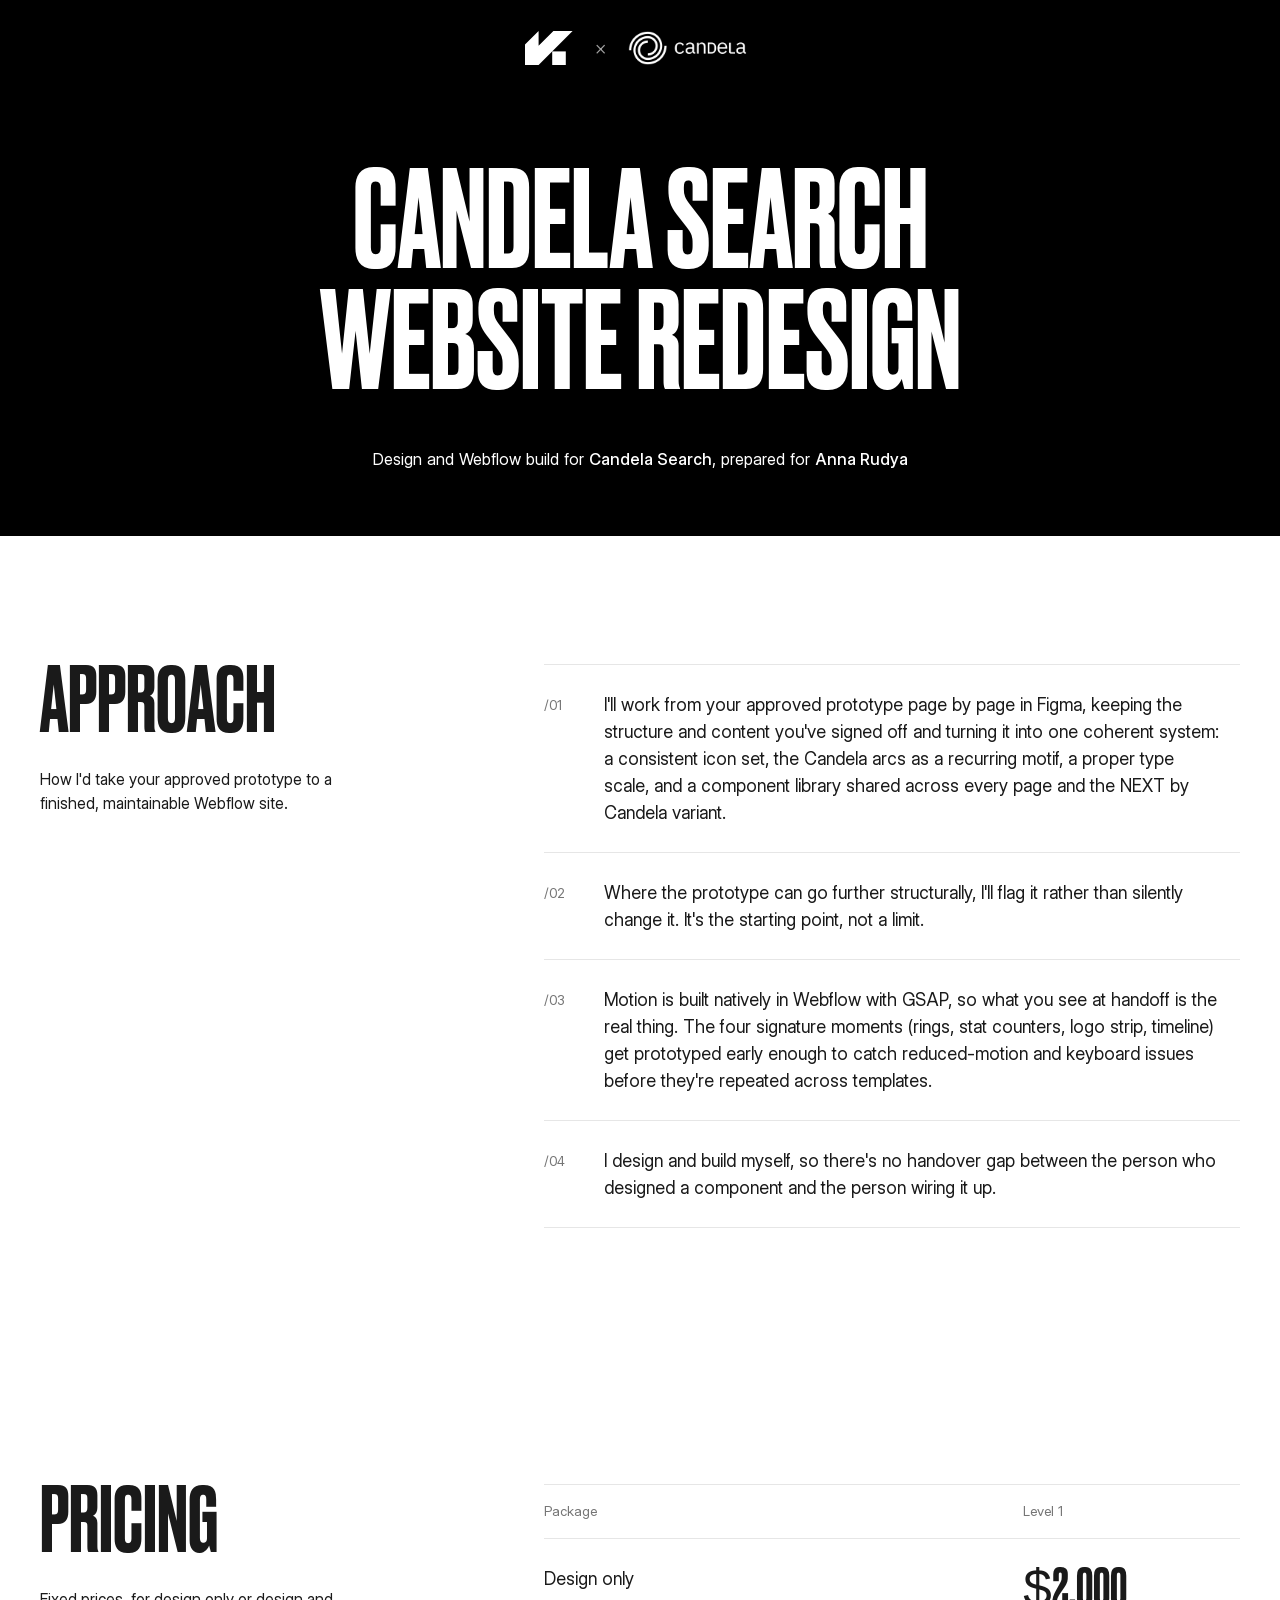
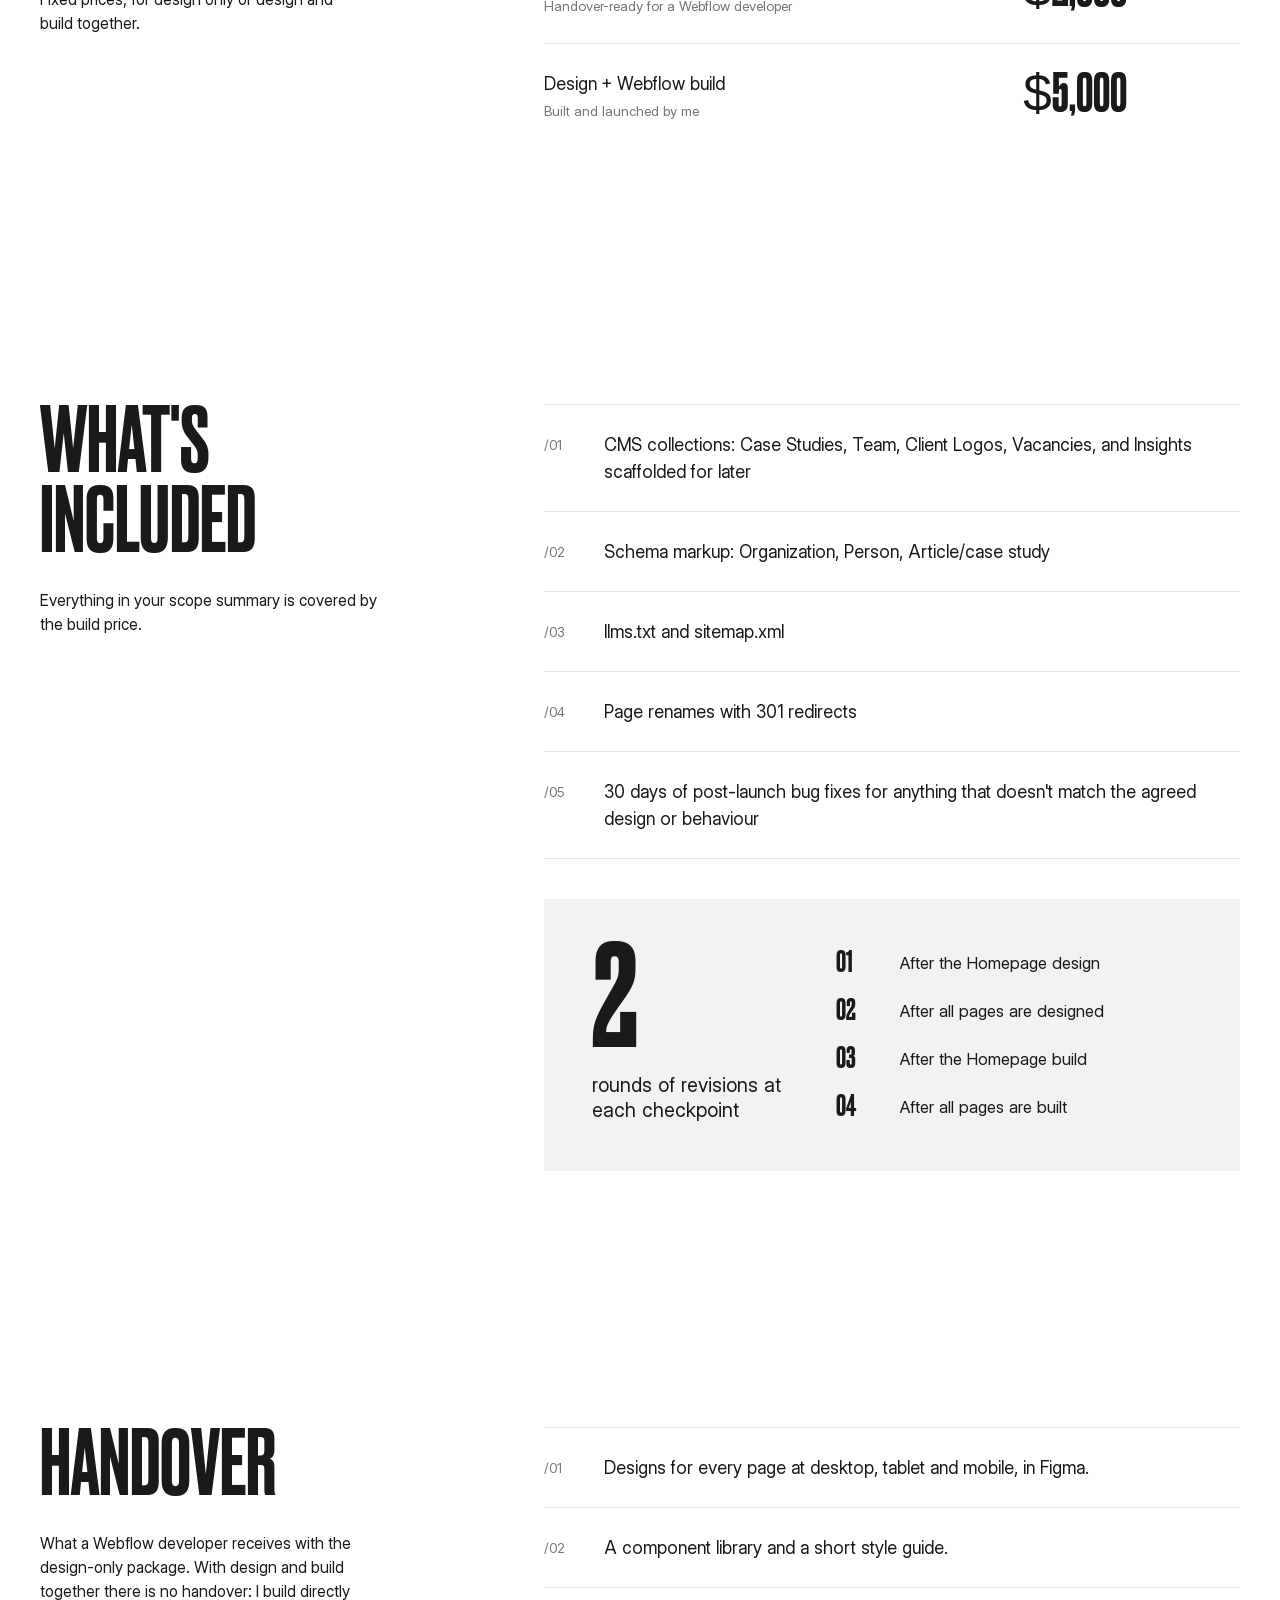
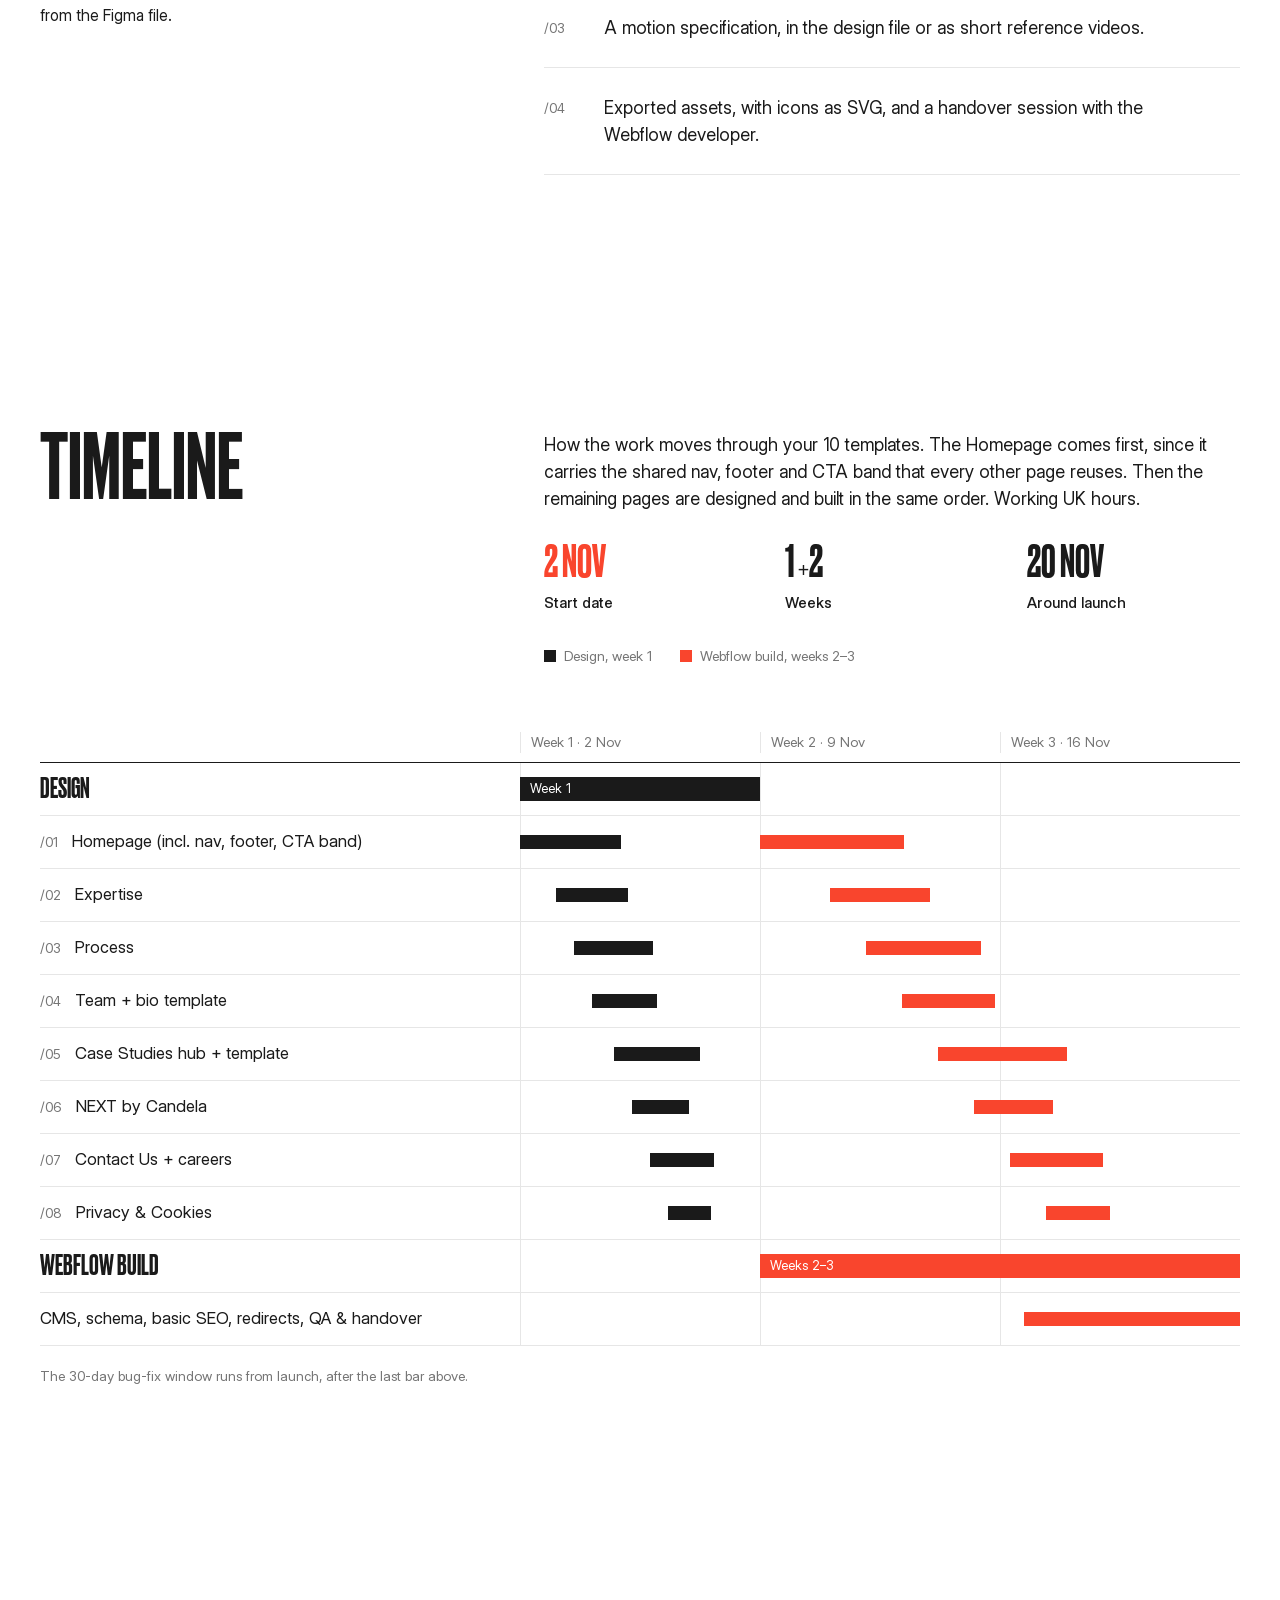
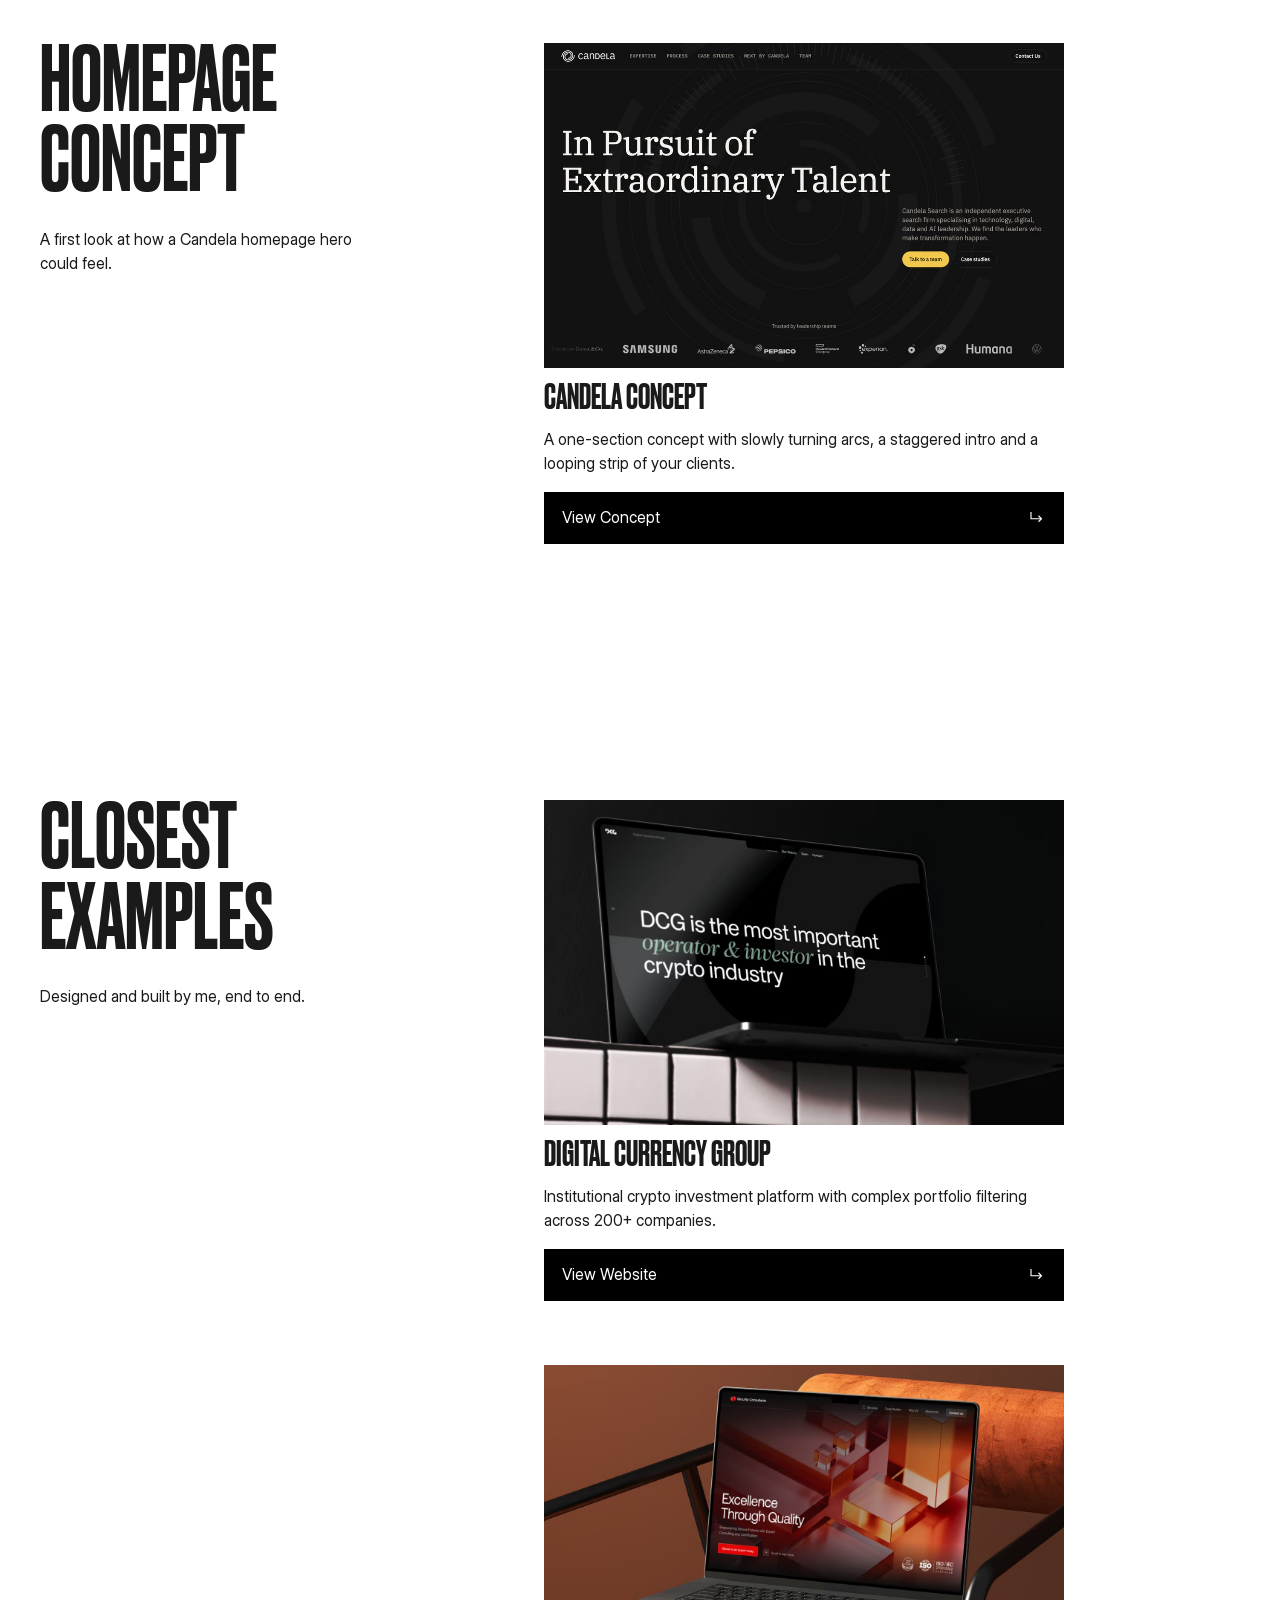
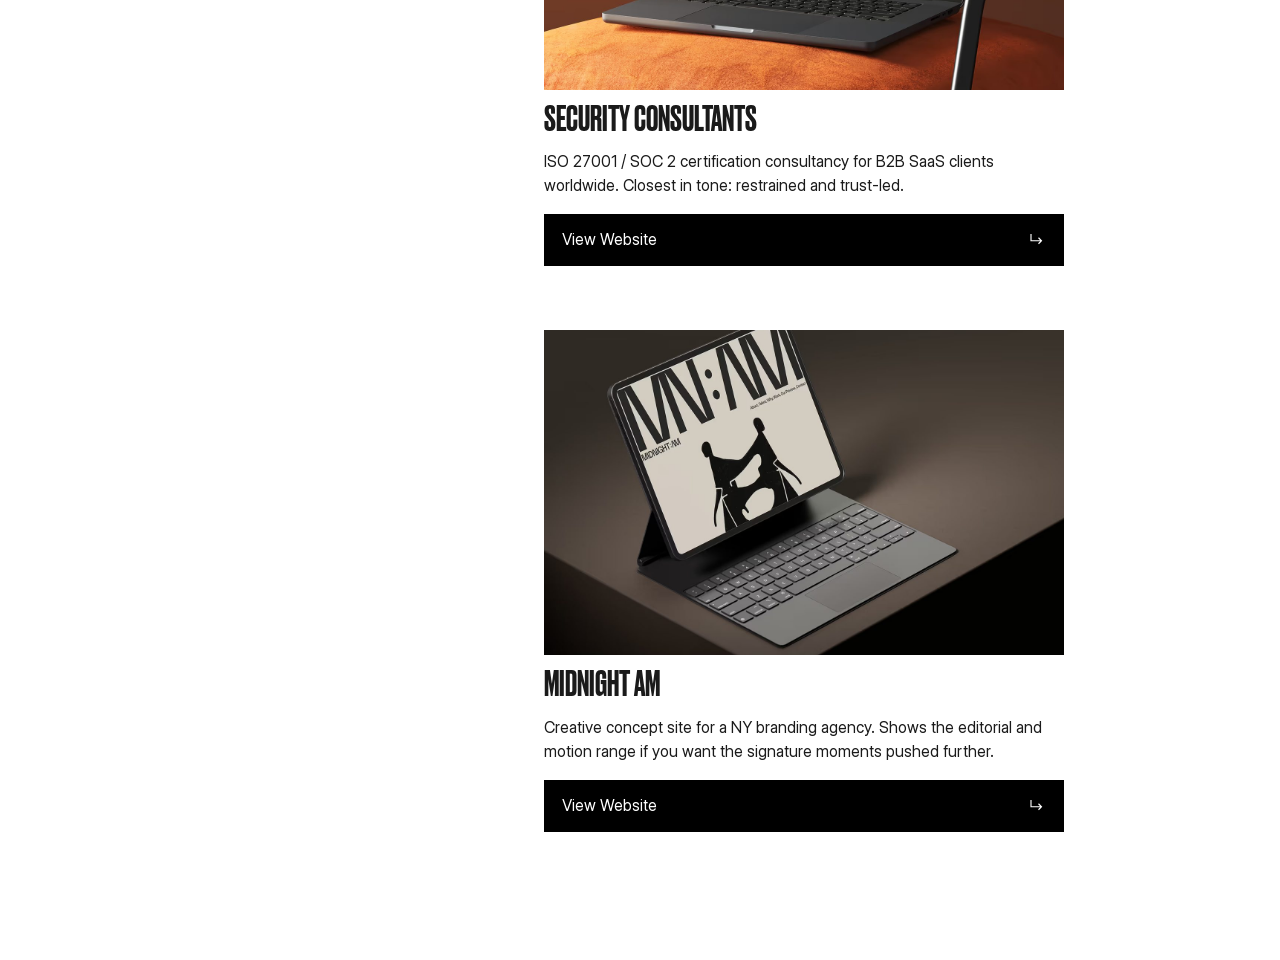
<file: proposals/candela.html>
<!doctype html><html lang="en"><head><meta charset="utf-8"><meta name="viewport" content="width=device-width, initial-scale=1, viewport-fit=cover"><meta name="robots" content="noindex"><title>Candela Search Proposal</title>
<meta name="claude:viewport-fit-sides" content="cover">
<style>
/* layout: kantalinsky.com language — black hero band, white two-column sections (Druk heading left, hairline rows right), black closing band */
@font-face{font-family:'K Font'; src:url('fonts/Druk-Medium.otf') format('opentype'); font-weight:500; font-style:normal; font-display:swap;}
@font-face{font-family:'Inter Display'; src:url('fonts/InterDisplay.var.ttf') format('truetype-variations'); font-weight:100 900; font-style:normal; font-display:swap;}
:root{
  --bg:#FFFFFF; --ink:#1A1A1A; --muted:#767676; --line:#E6E6E6;
  --black:#000000; --on-black:#FFFFFF; --on-black-muted:#A3A3A3;
  --red:#F9452D; --orange:#F9452D; --ease:cubic-bezier(.22,1,.36,1); --bar-design:#1A1A1A; --bar-build:#F9452D;
  --display:'K Font','Arial Narrow',Impact,sans-serif;
  --body:'Inter Display',Arial,sans-serif;
  --gutter:max(16px, env(safe-area-inset-left, 0px));
  color-scheme: light;
}
*{box-sizing:border-box;}
body{margin:0; background:var(--bg); color:var(--ink); font-family:var(--body); font-size:16px; line-height:1.5;}
p, li, blockquote, .lede, .note{text-wrap:pretty;}
a{color:inherit; transition:color .35s var(--ease), opacity .35s var(--ease);}
:focus-visible{outline:2px solid var(--red); outline-offset:3px;}
.wrap{max-width:1600px; margin:0 auto; padding-left:max(20px, env(safe-area-inset-left, 0px)); padding-right:max(20px, env(safe-area-inset-right, 0px));}
@media (min-width:768px){ .wrap{padding-left:max(40px, env(safe-area-inset-left, 0px)); padding-right:max(40px, env(safe-area-inset-right, 0px));} }

.display{font-family:var(--display); font-weight:500; text-transform:uppercase; line-height:.9; letter-spacing:0; margin:0;}

/* nav */
.nav{position:absolute; top:0; left:0; right:0; z-index:5; color:var(--on-black);}
.nav .wrap{display:flex; align-items:center; justify-content:center; height:96px;}
.lockup{display:flex; align-items:center; gap:clamp(14px,2vw,22px);}
.lockup svg, .lockup img{height:34px; width:auto; display:block;}
.lockup .x{font-size:20px; line-height:1; color:var(--on-black-muted); font-weight:300;}

/* hero */
.hero{background:var(--black); color:var(--on-black); position:relative; overflow:hidden;}
.hero .wrap{padding-top:clamp(120px,13vw,170px); padding-bottom:clamp(40px,5vw,64px); display:flex; flex-direction:column; align-items:center; gap:clamp(24px,3vw,40px);}
.hero h1{font-size:clamp(3.4rem,10.5vw,8.5rem); text-align:center; text-wrap:balance;}
.hero-sub{margin:0; max-width:none; white-space:nowrap; text-align:center; font-size:clamp(16px,1.3vw,19px); line-height:1.5;}
.hero-sub b{font-weight:500;}
.talk{width:min(100%,300px); margin-top:8px;}
.talk a{border:1px solid var(--on-black);}
@media (max-width:600px){ .hero-sub{white-space:normal; text-wrap:balance;} }
.talk a::after{content:""; width:7px; height:7px; background:var(--red); position:relative; z-index:1; transition:background .45s var(--ease);}
.talk a:hover::after{background:var(--ink);}

/* buttons: orange fill slides up on hover */
.talk a, .btn{
  position:relative; overflow:hidden; isolation:isolate;
  display:flex; justify-content:space-between; align-items:center;
  background:var(--black); color:var(--on-black); text-decoration:none; font-size:17px;
  transition:color .45s var(--ease);
}
.talk a{padding:16px;}
.btn{margin-top:auto; padding:20px 24px;}
.talk a::before, .btn::before{
  content:""; position:absolute; inset:0; z-index:0; background:var(--orange);
  transform:translateY(101%); transition:transform .55s var(--ease);
}
.talk a:hover::before, .btn:hover::before, .talk a:focus-visible::before, .btn:focus-visible::before{transform:translateY(0);}
.talk a:hover, .btn:hover, .talk a:focus-visible, .btn:focus-visible{color:var(--on-black);}
.btn > *, .talk a > *{position:relative; z-index:1;}
.btn svg{transition:transform .45s var(--ease);}
.btn:hover svg{transform:translate(4px,0);}
@media (prefers-reduced-motion: reduce){ .talk a::before, .btn::before, .btn svg, a{transition:none;} }

/* sections */
.sec{padding-block:clamp(72px,10vw,140px);}
.two{display:grid; grid-template-columns:1fr; gap:40px;}
@media (min-width:1000px){ .two{grid-template-columns:minmax(0,4fr) minmax(0,6fr); gap:40px;} }
.two > *{min-width:0;}
.sec h2{font-size:clamp(3.5rem,7vw,6rem);}
.sec h2 sup{font-family:var(--body); font-size:16px; text-transform:none; vertical-align:top; position:relative; top:.4em; margin-left:8px; color:var(--ink);}
.lede{margin:24px 0 0; max-width:340px; color:var(--ink); font-size:16px;}

.rows{list-style:none; margin:0; padding:0; border-top:1px solid var(--line);}
.rows li{display:grid; grid-template-columns:52px 1fr; gap:8px; padding:26px 0; border-bottom:1px solid var(--line); font-size:18px; line-height:1.5;}
.rows .n{color:var(--muted); font-size:14px; padding-top:4px;}
.rows p{margin:0; max-width:64ch;}

/* pricing */
.price-table{width:100%; border-collapse:collapse; border-top:1px solid var(--line);}
.price-table th{font-weight:400; color:var(--muted); font-size:14px; text-align:left; padding:16px 16px 16px 0;}
.price-table td{border-top:1px solid var(--line); padding:26px 16px 26px 0; vertical-align:top; font-size:18px;}
.price-table td small{display:block; color:var(--muted); font-size:14px; margin-top:4px;}
.price-table .amt{font-family:var(--display); font-size:clamp(2.4rem,4vw,3.5rem); line-height:1; font-variant-numeric:tabular-nums; white-space:nowrap;}
.table-scroll{overflow-x:auto;}
.note{margin:20px 0 0; color:var(--muted); font-size:14px; max-width:64ch;}

/* timeline */
.gantt-intro{display:grid; grid-template-columns:1fr; gap:40px; margin-bottom:56px;}
@media (min-width:1000px){ .gantt-intro{grid-template-columns:minmax(0,4fr) minmax(0,6fr);} }
.gantt-intro p{margin:0; font-size:18px; max-width:64ch;}
.legend{display:flex; gap:28px; margin-top:32px; font-size:14px; color:var(--muted); flex-wrap:wrap;}
.legend span{display:inline-flex; align-items:center; gap:8px;}
.legend i{width:12px; height:12px; display:inline-block;}
.gantt-scroll{overflow-x:auto;}
.gantt{min-width:720px;}
.g-row{display:grid; grid-template-columns:minmax(200px,4fr) minmax(0,6fr); align-items:center; min-height:52px; border-bottom:1px solid var(--line);}
.g-row.head{min-height:40px; color:var(--muted); font-size:14px; border-bottom:1px solid var(--ink);}
.g-weeks{display:grid; grid-template-columns:repeat(3,1fr);}
.g-weeks span{padding-left:10px; border-left:1px solid var(--line);}
.g-label{font-size:17px; padding-right:16px;}
.g-label .n{color:var(--muted); font-size:14px; margin-right:14px;}
.g-track{position:relative; height:52px; background:
  linear-gradient(90deg, var(--line) 1px, transparent 1px) 0 0 / calc(100% / 3) 100%;}
.bar{position:absolute; top:19px; height:14px;}
.bar.d{background:var(--bar-design);}
.bar.b{background:var(--bar-build);}
.g-row.milestone .g-label{font-family:var(--display); font-size:28px; text-transform:uppercase; line-height:1;}
.g-row.milestone .bar{top:14px; height:24px; color:#fff; font-size:13px; display:flex; align-items:center; padding-left:10px; white-space:nowrap;}

/* examples */
.works{display:flex; flex-direction:column; gap:clamp(40px,5vw,64px); max-width:520px;}
.work{display:flex; flex-direction:column; gap:14px; min-width:0;}
.work img{display:block; width:100%; height:auto; aspect-ratio:16/10; object-fit:cover; background:#111;}
.work h3{font-size:clamp(2rem,2.8vw,2.8rem);}
.work p{margin:0; font-size:16px; max-width:56ch;}
.btn svg{width:18px; height:18px;}
.work .shot{display:block;}
.work .btn{margin-top:2px; padding:14px 18px; font-size:16px;}

/* highlights */
.stats{display:grid; grid-template-columns:repeat(3,minmax(0,1fr)); gap:20px 28px; margin:32px 0 0;}
.stat .big{font-family:var(--display); font-weight:500; text-transform:uppercase; line-height:.9; font-size:clamp(2.2rem,3.4vw,3.2rem); letter-spacing:0; white-space:nowrap;}
.stat .big small{font-size:.45em; margin-left:.12em;}
.stat.hot .big{color:var(--orange);}
.stat p{margin:10px 0 0; color:var(--muted); font-size:14px; line-height:1.35;}
.stat p b{color:var(--ink); font-weight:500; display:block; font-size:15px;}
@media (max-width:600px){ .stats{grid-template-columns:1fr;} }

.revs{background:#F2F2F2; color:var(--ink); margin-top:40px; padding:clamp(28px,4vw,48px); display:grid; grid-template-columns:1fr; gap:36px; align-items:center;}
@media (min-width:760px){ .revs{grid-template-columns:minmax(0,4fr) minmax(0,7fr); gap:40px;} }
.revs-head{display:flex; flex-direction:column; gap:14px;}
.revs-head .n{font-family:var(--display); font-weight:500; font-size:clamp(6rem,11vw,10rem); line-height:.8; color:var(--ink);}
.revs-head p{margin:0; font-size:20px; line-height:1.25; max-width:16ch;}
.checks{list-style:none; margin:0; padding:0; display:flex; flex-direction:column;}
.checks{gap:18px;}
.checks li{display:grid; grid-template-columns:56px 1fr; align-items:center; gap:8px; font-size:17px; line-height:1.3;}
.checks .t{text-wrap:balance;}
.checks .k{font-family:var(--display); font-size:30px; line-height:1; color:var(--ink);}

/* scope ticks */
.rows.scope li{grid-template-columns:52px 1fr;}

</style></head><body>

<header class="nav">
  <div class="wrap">
    <div class="lockup">
      <a href="https://kantalinsky.com/" aria-label="Dima Kantalinsky home">
        <svg viewBox="0 0 350 250" fill="currentColor" aria-hidden="true"><path d="M200 150H300V250H200V150Z"/><path d="M350 0L100 250H0V100L100 0v109.136L208.895 0H350z"/></svg>
      </a>
      <span class="x" aria-hidden="true">×</span>
      <img src="fonts/candela-white.png" alt="Candela Search">
    </div>
  </div>
</header>

<section class="hero">
  <div class="wrap">
    <h1 class="display">Candela Search<br>Website Redesign</h1>
    <p class="hero-sub">Design and Webflow build for <b>Candela Search</b>, prepared for <b>Anna Rudya</b></p>
  </div>
</section>

<main>
  <section class="sec">
    <div class="wrap two">
      <div>
        <h2 class="display">Approach</h2>
        <p class="lede">How I'd take your approved prototype to a finished, maintainable Webflow site.</p>
      </div>
      <ol class="rows">
        <li><span class="n">/01</span><p>I'll work from your approved prototype page by page in Figma, keeping the structure and content you've signed off and turning it into one coherent system: a consistent icon set, the Candela arcs as a recurring motif, a proper type scale, and a component library shared across every page and the NEXT by Candela variant.</p></li>
        <li><span class="n">/02</span><p>Where the prototype can go further structurally, I'll flag it rather than silently change it. It's the starting point, not a limit.</p></li>
        <li><span class="n">/03</span><p>Motion is built natively in Webflow with GSAP, so what you see at handoff is the real thing. The four signature moments (rings, stat counters, logo strip, timeline) get prototyped early enough to catch reduced‑motion and keyboard issues before they're repeated across templates.</p></li>
        <li><span class="n">/04</span><p>I design and build myself, so there's no handover gap between the person who designed a component and the person wiring it up.</p></li>
      </ol>
    </div>
  </section>

  <section class="sec">
    <div class="wrap two">
      <div>
        <h2 class="display">Pricing</h2>
        <p class="lede">Fixed prices, for design only or design and build together.</p>
      </div>
      <div>
        <div class="table-scroll">
          <table class="price-table">
            <thead><tr><th>Package</th><th>Level 1</th></tr></thead>
            <tbody>
              <tr><td>Design only<small>Handover-ready for a Webflow developer</small></td><td class="amt">$2,000</td></tr>
              <tr><td>Design + Webflow build<small>Built and launched by me</small></td><td class="amt">$5,000</td></tr>
            </tbody>
          </table>
        </div>
      </div>
    </div>
  </section>

  <section class="sec">
    <div class="wrap two">
      <div>
        <h2 class="display">What's <br>Included</h2>
        <p class="lede">Everything in your scope summary is covered by the build price.</p>
      </div>
      <div>
      <ol class="rows scope">
        <li><span class="n">/01</span><p>CMS collections: Case Studies, Team, Client Logos, Vacancies, and Insights scaffolded for later</p></li>
        <li><span class="n">/02</span><p>Schema markup: Organization, Person, Article/case&nbsp;study</p></li>
        <li><span class="n">/03</span><p>llms.txt and sitemap.xml</p></li>
        <li><span class="n">/04</span><p>Page renames with 301 redirects</p></li>
        <li><span class="n">/05</span><p>30 days of post-launch bug fixes for anything that doesn't match the agreed design or behaviour</p></li>
      </ol>
      <div class="revs">
        <div class="revs-head"><span class="n">2</span><p>rounds of revisions at each checkpoint</p></div>
        <ol class="checks">
          <li><span class="k">01</span><span class="t">After the Homepage design</span></li>
          <li><span class="k">02</span><span class="t">After all pages are designed</span></li>
          <li><span class="k">03</span><span class="t">After the Homepage build</span></li>
          <li><span class="k">04</span><span class="t">After all pages are built</span></li>
        </ol>
      </div>
      </div>
    </div>
  </section>

  <section class="sec">
    <div class="wrap two">
      <div>
        <h2 class="display">Handover</h2>
        <p class="lede">What a Webflow developer receives with the design-only package. With design and build together there is no handover: I build directly from the Figma file.</p>
      </div>
      <ol class="rows">
        <li><span class="n">/01</span><p>Designs for every page at desktop, tablet and mobile, in Figma.</p></li>
        <li><span class="n">/02</span><p>A component library and a short style guide.</p></li>
        <li><span class="n">/03</span><p>A motion specification, in the design file or as short reference videos.</p></li>
        <li><span class="n">/04</span><p>Exported assets, with icons as SVG, and a handover session with the Webflow developer.</p></li>
      </ol>
    </div>
  </section>

  <section class="sec">
    <div class="wrap">
      <div class="gantt-intro">
        <h2 class="display">Timeline</h2>
        <div>
          <p>How the work moves through your 10 templates. The Homepage comes first, since it carries the shared nav, footer and CTA band that every other page reuses. Then the remaining pages are designed and built in the same order. Working UK hours.</p>
          <div class="stats">
            <div class="stat hot"><div class="big">2 Nov</div><p><b>Start date</b></p></div>
            <div class="stat"><div class="big">1<small>+</small>2</div><p><b>Weeks</b></p></div>
            <div class="stat"><div class="big">20 Nov</div><p><b>Around launch</b></p></div>
          </div>
          <div class="legend">
            <span><i style="background:var(--bar-design)"></i>Design, week 1</span>
            <span><i style="background:var(--bar-build)"></i>Webflow build, weeks 2–3</span>
          </div>
        </div>
      </div>

      <div class="gantt-scroll">
        <div class="gantt">
          <div class="g-row head"><div></div><div class="g-weeks"><span>Week 1 · 2 Nov</span><span>Week 2 · 9 Nov</span><span>Week 3 · 16 Nov</span></div></div>

          <div class="g-row milestone"><div class="g-label">Design</div><div class="g-track"><div class="bar d" style="left:0; width:33.33%">Week 1</div></div></div>
          <div class="g-row"><div class="g-label"><span class="n">/01</span>Homepage (incl. nav, footer, CTA band)</div><div class="g-track"><div class="bar d" style="left:0%; width:14%"></div><div class="bar b" style="left:33.4%; width:20%"></div></div></div>
          <div class="g-row"><div class="g-label"><span class="n">/02</span>Expertise</div><div class="g-track"><div class="bar d" style="left:5%; width:10%"></div><div class="bar b" style="left:43%; width:14%"></div></div></div>
          <div class="g-row"><div class="g-label"><span class="n">/03</span>Process</div><div class="g-track"><div class="bar d" style="left:7.5%; width:11%"></div><div class="bar b" style="left:48%; width:16%"></div></div></div>
          <div class="g-row"><div class="g-label"><span class="n">/04</span>Team + bio template</div><div class="g-track"><div class="bar d" style="left:10%; width:9%"></div><div class="bar b" style="left:53%; width:13%"></div></div></div>
          <div class="g-row"><div class="g-label"><span class="n">/05</span>Case Studies hub + template</div><div class="g-track"><div class="bar d" style="left:13%; width:12%"></div><div class="bar b" style="left:58%; width:18%"></div></div></div>
          <div class="g-row"><div class="g-label"><span class="n">/06</span>NEXT by Candela</div><div class="g-track"><div class="bar d" style="left:15.5%; width:8%"></div><div class="bar b" style="left:63%; width:11%"></div></div></div>
          <div class="g-row"><div class="g-label"><span class="n">/07</span>Contact Us + careers</div><div class="g-track"><div class="bar d" style="left:18%; width:9%"></div><div class="bar b" style="left:68%; width:13%"></div></div></div>
          <div class="g-row"><div class="g-label"><span class="n">/08</span>Privacy &amp; Cookies</div><div class="g-track"><div class="bar d" style="left:20.5%; width:6%"></div><div class="bar b" style="left:73%; width:9%"></div></div></div>

          <div class="g-row milestone"><div class="g-label">Webflow Build</div><div class="g-track"><div class="bar b" style="left:33.4%; width:66.6%">Weeks 2–3</div></div></div>
          <div class="g-row"><div class="g-label">CMS, schema, basic SEO, redirects, QA &amp; handover</div><div class="g-track"><div class="bar b" style="left:70%; width:30%"></div></div></div>
        </div>
      </div>
      <p class="note">The 30-day bug-fix window runs from launch, after the last bar above.</p>
    </div>
  </section>

  <section class="sec">
    <div class="wrap two">
      <div>
        <h2 class="display">Homepage <br>Concept</h2>
        <p class="lede">A first look at how a Candela homepage hero could feel.</p>
      </div>
      <div class="works">
        <article class="work">
          <a class="shot" href="https://www.kantalinsky.com/candela-concept/" target="_blank" rel="noopener" aria-label="Open the Candela homepage concept"><img src="previews/concept.jpg" alt="Preview of the Candela homepage concept" loading="lazy"></a>
          <h3 class="display">Candela Concept</h3>
          <p>A one-section concept with slowly turning arcs, a staggered intro and a looping strip of your clients.</p>
          <a class="btn" href="https://www.kantalinsky.com/candela-concept/" target="_blank" rel="noopener"><span>View Concept</span><svg viewBox="0 0 24 24" fill="none" stroke="currentColor" stroke-width="1.5"><path d="M4 4v9h14M14 9l4 4-4 4"/></svg></a>
        </article>
      </div>
    </div>
  </section>

  <section class="sec">
    <div class="wrap two">
      <div>
        <h2 class="display">Closest <br>Examples</h2>
        <p class="lede">Designed and built by me, end to end.</p>
      </div>
      <div class="works">
        <article class="work">
          <img src="previews/dcg.jpg" alt="Digital Currency Group website preview" loading="lazy">
          <h3 class="display">Digital Currency Group</h3>
          <p>Institutional crypto investment platform with complex portfolio filtering across 200+ companies.</p>
          <a class="btn" href="https://currency-group.webflow.io" target="_blank" rel="noopener"><span>View Website</span><svg viewBox="0 0 24 24" fill="none" stroke="currentColor" stroke-width="1.5"><path d="M4 4v9h14M14 9l4 4-4 4"/></svg></a>
        </article>
        <article class="work">
          <img src="previews/sc.jpg" alt="Security Consultants website preview" loading="lazy">
          <h3 class="display">Security Consultants</h3>
          <p>ISO 27001 / SOC 2 certification consultancy for B2B SaaS clients worldwide. Closest in tone: restrained and trust-led.</p>
          <a class="btn" href="https://securityconsultants.webflow.io" target="_blank" rel="noopener"><span>View Website</span><svg viewBox="0 0 24 24" fill="none" stroke="currentColor" stroke-width="1.5"><path d="M4 4v9h14M14 9l4 4-4 4"/></svg></a>
        </article>
        <article class="work">
          <img src="previews/mn.jpg" alt="Midnight AM website preview" loading="lazy">
          <h3 class="display">Midnight AM</h3>
          <p>Creative concept site for a NY branding agency. Shows the editorial and motion range if you want the signature moments pushed further.</p>
          <a class="btn" href="https://midnight-am.webflow.io" target="_blank" rel="noopener"><span>View Website</span><svg viewBox="0 0 24 24" fill="none" stroke="currentColor" stroke-width="1.5"><path d="M4 4v9h14M14 9l4 4-4 4"/></svg></a>
        </article>
      </div>
    </div>
  </section>
</main>
</body></html>
</file>
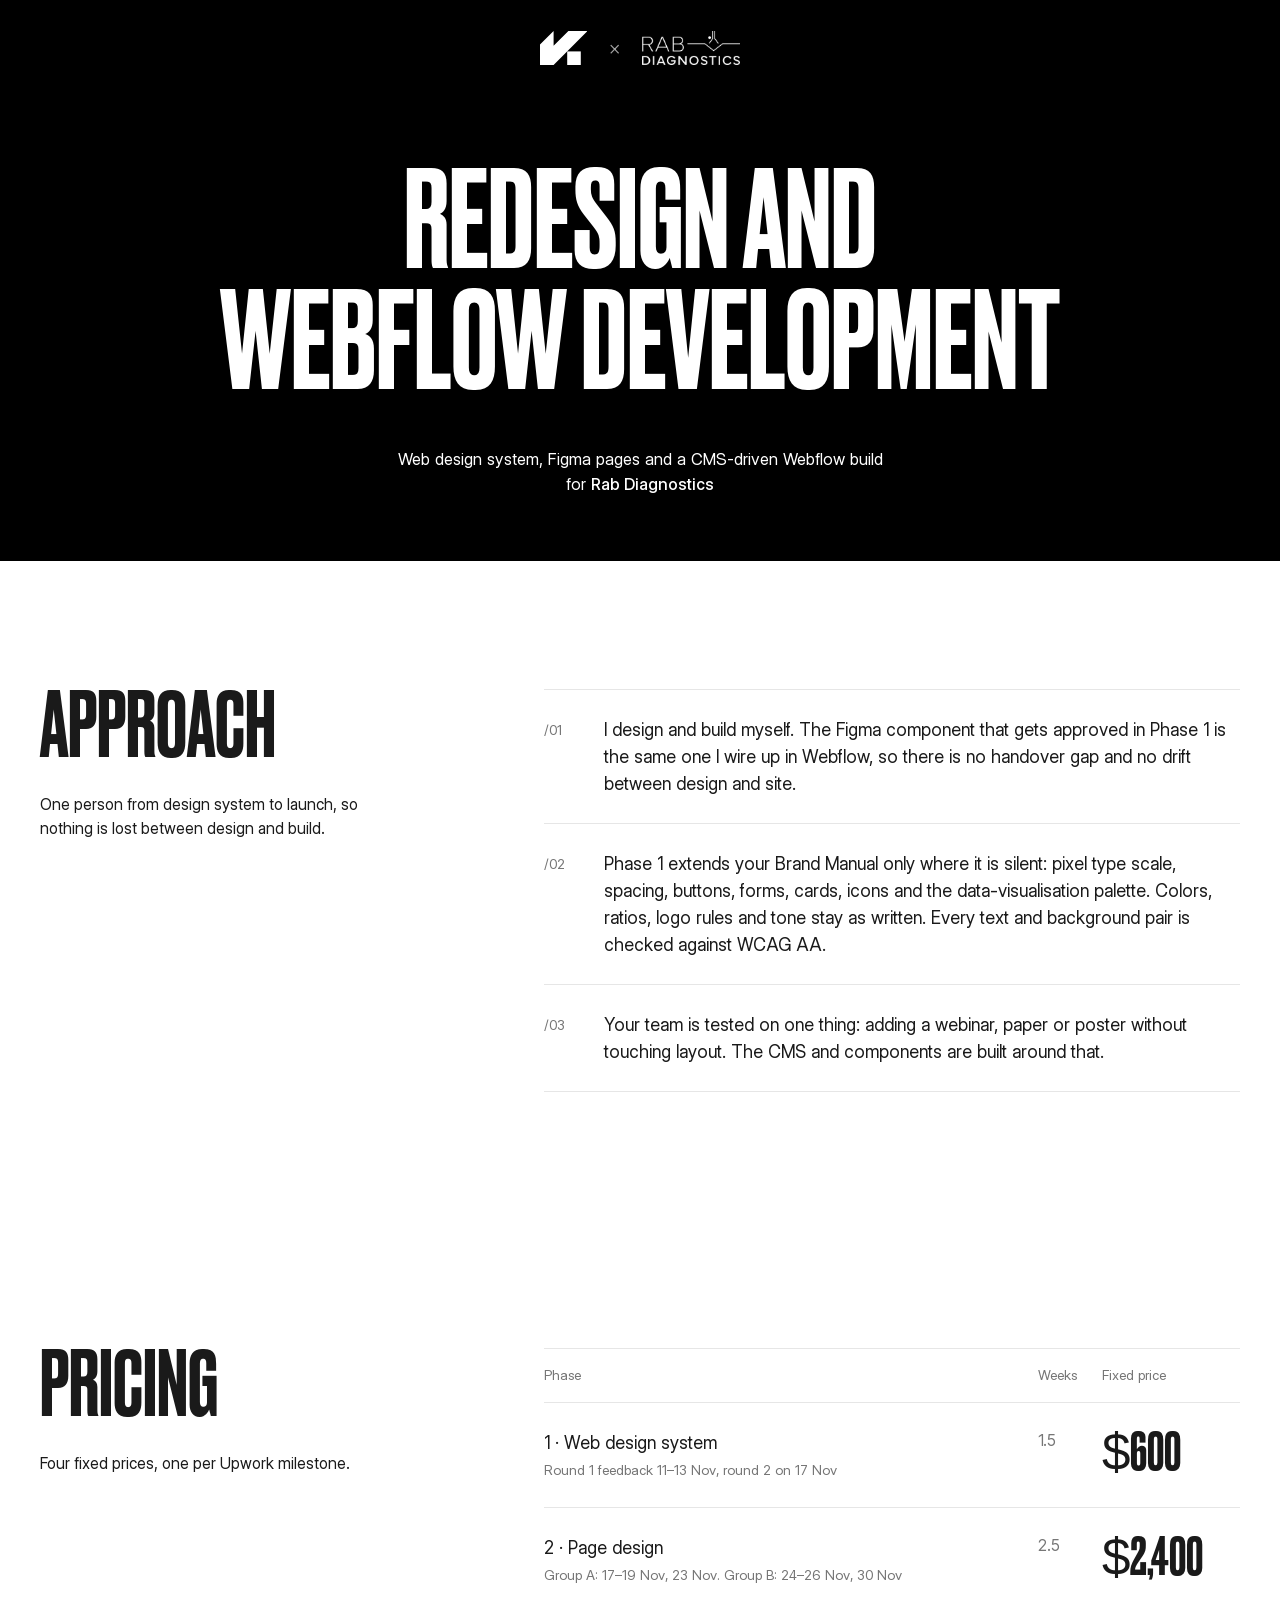
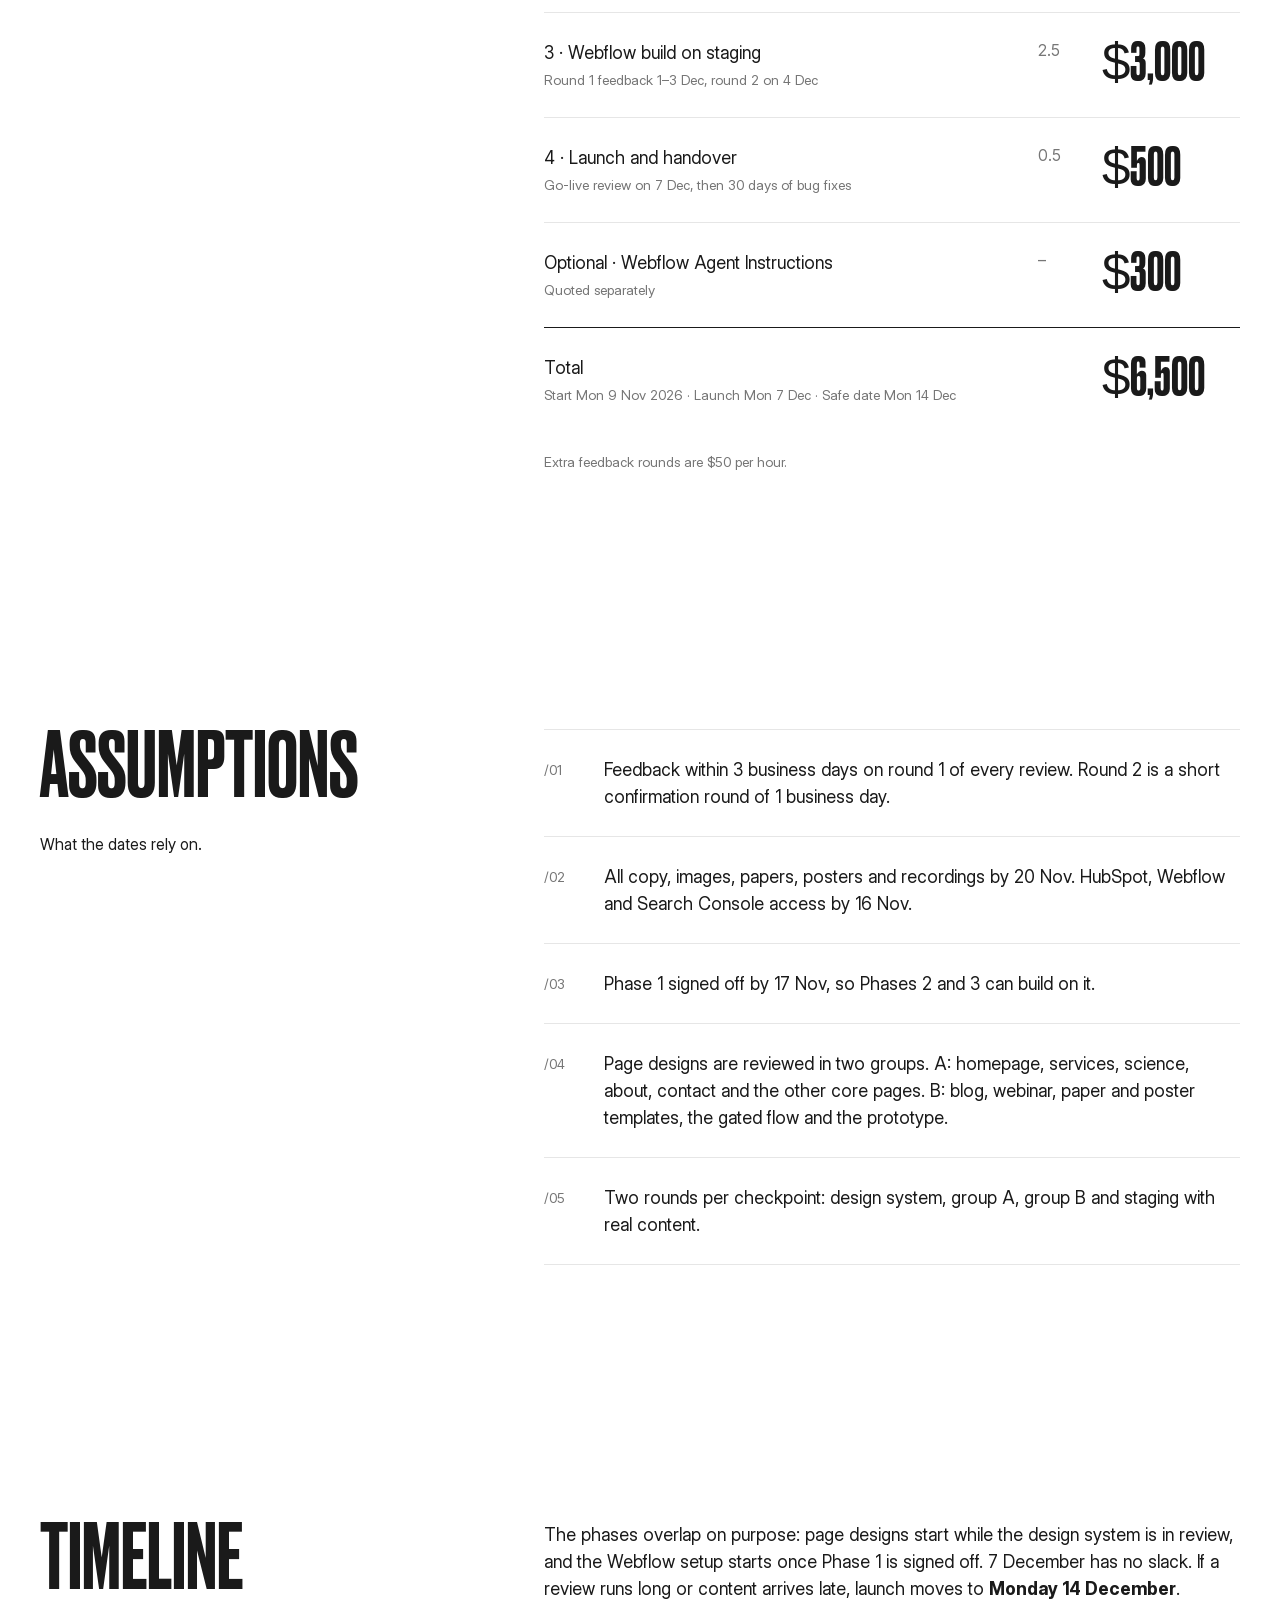
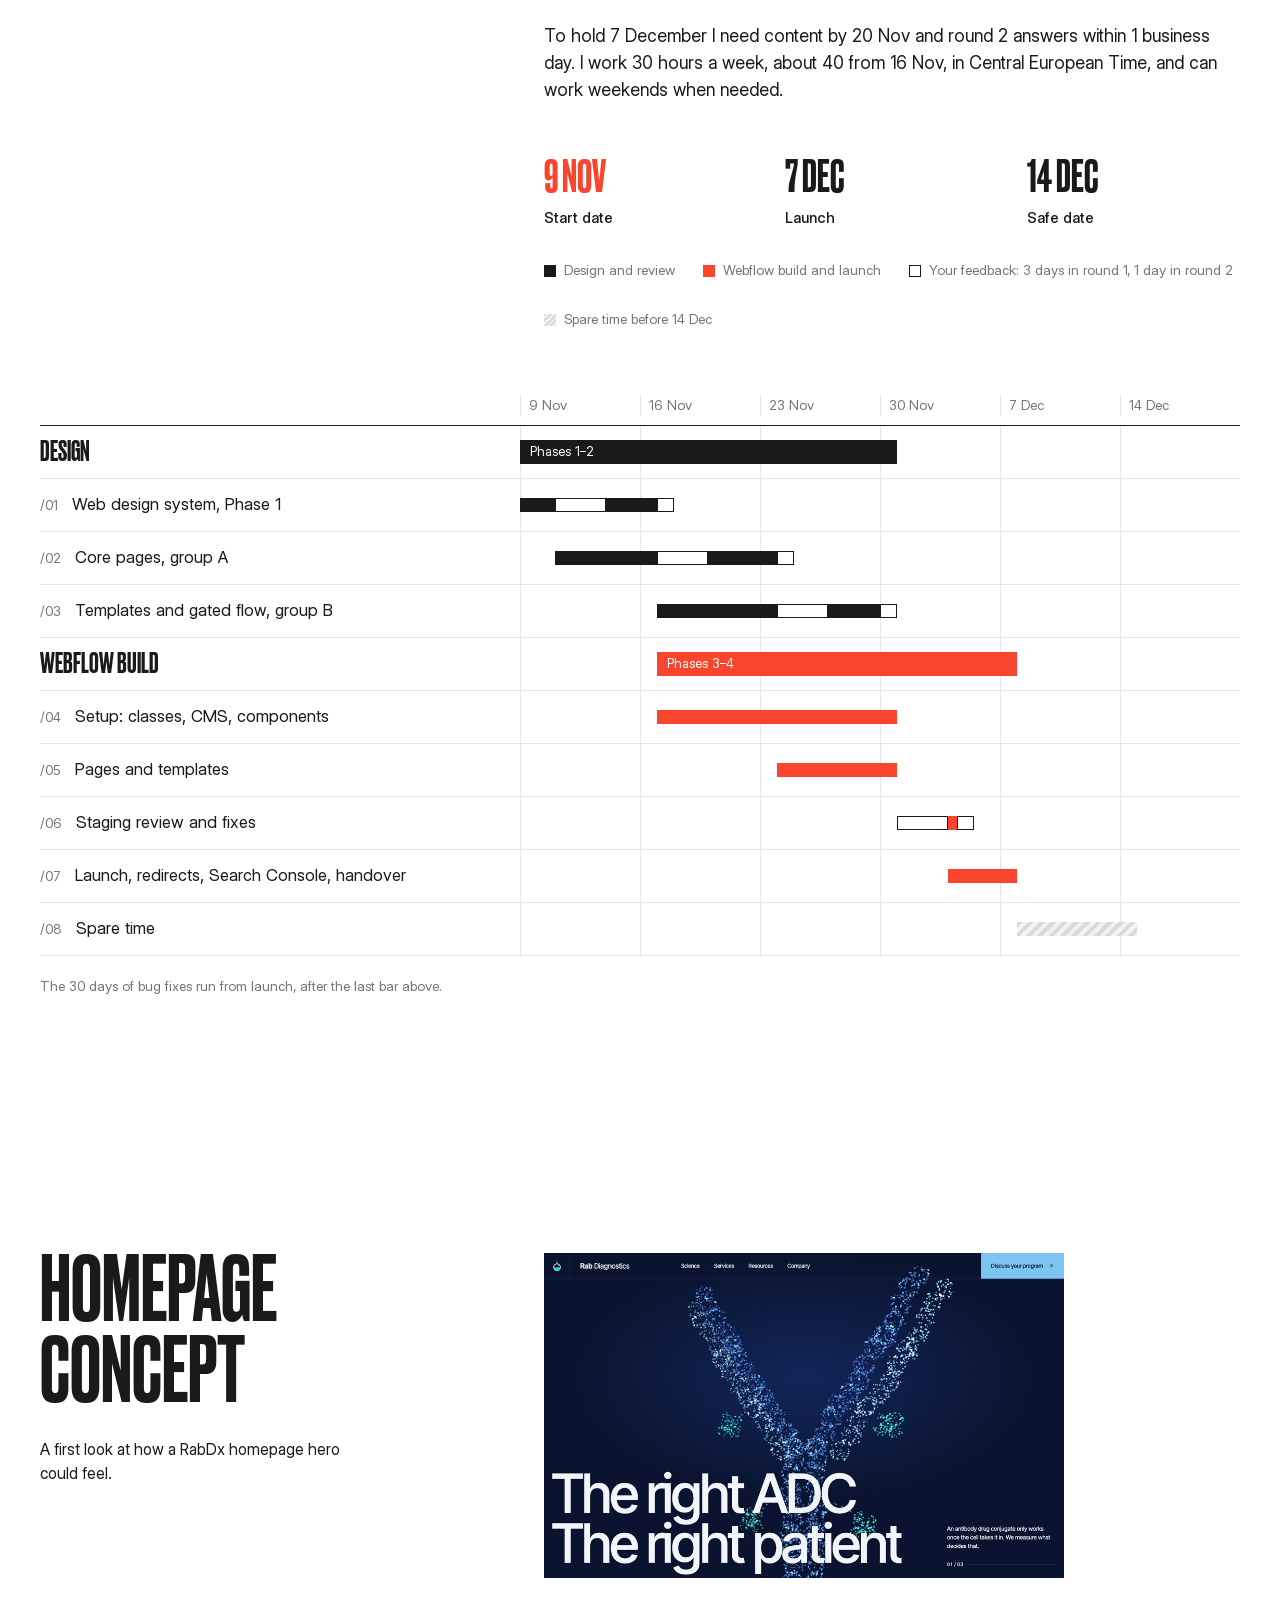
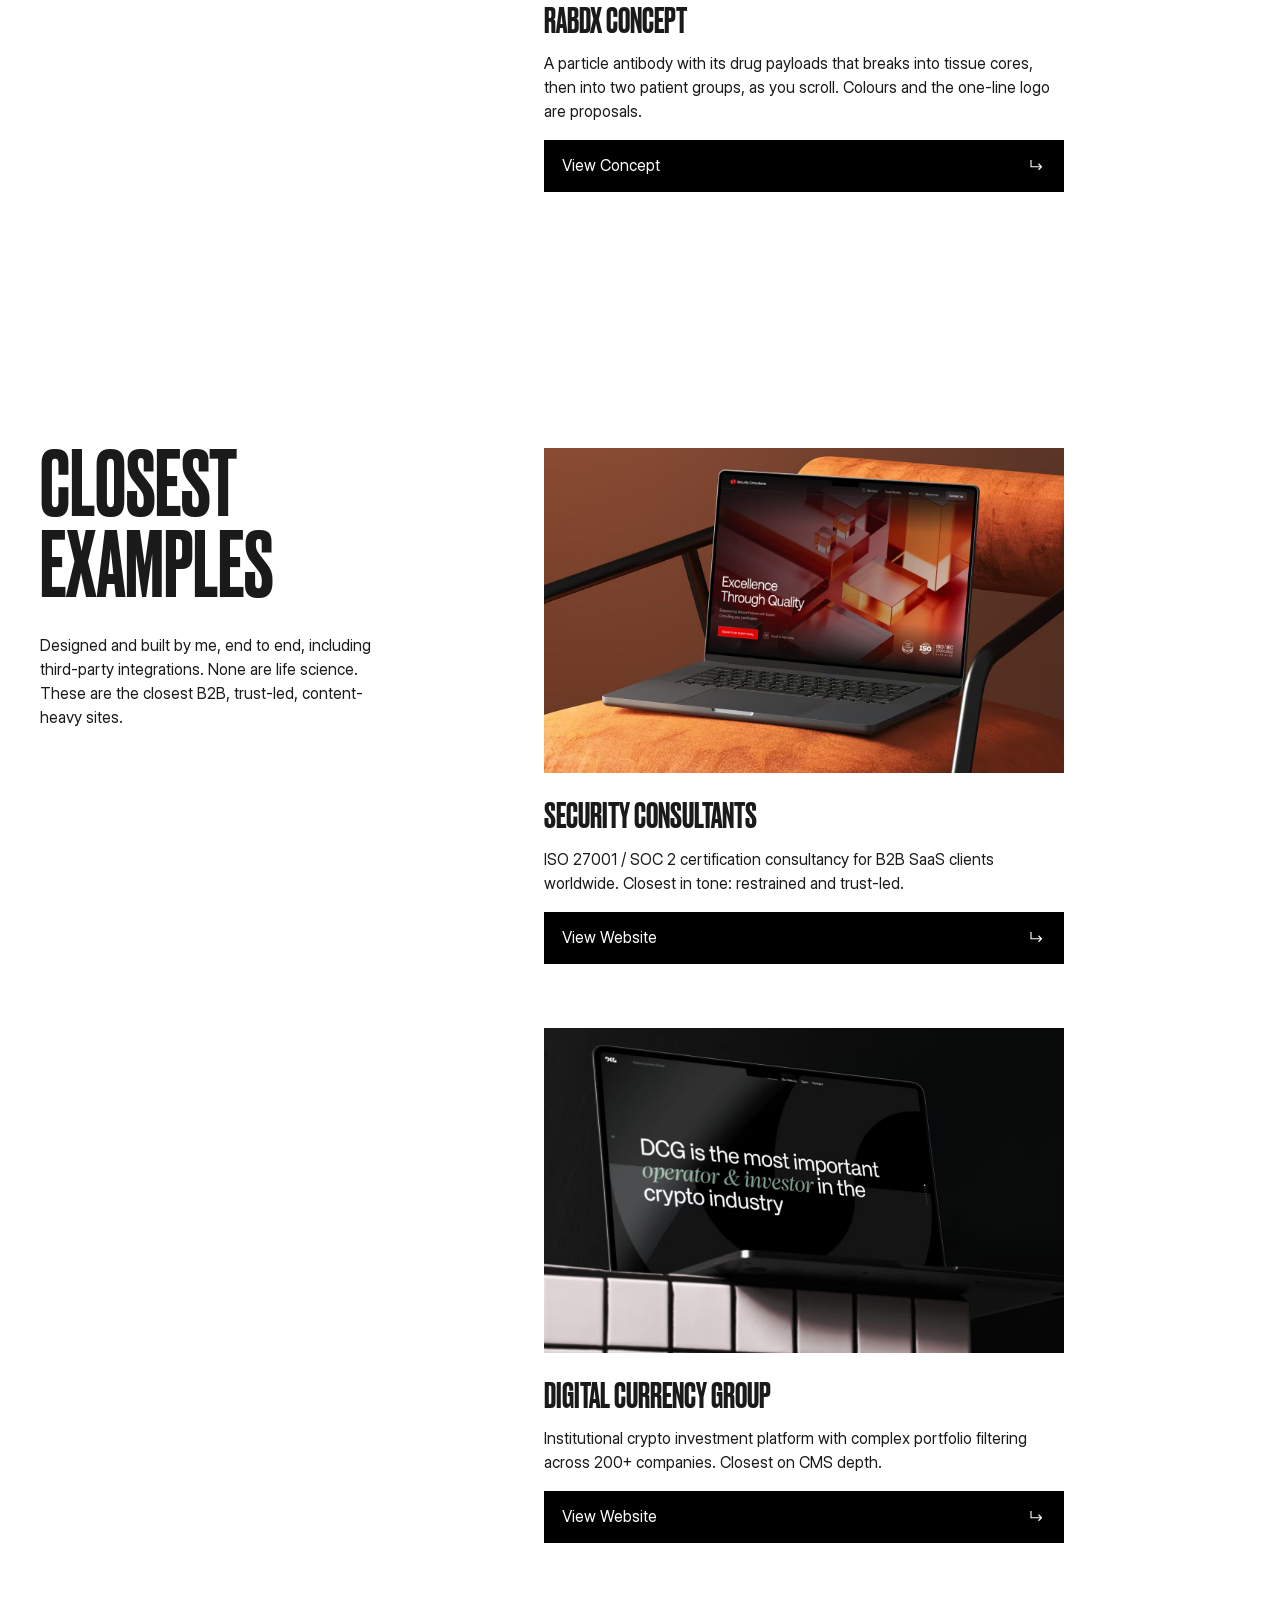
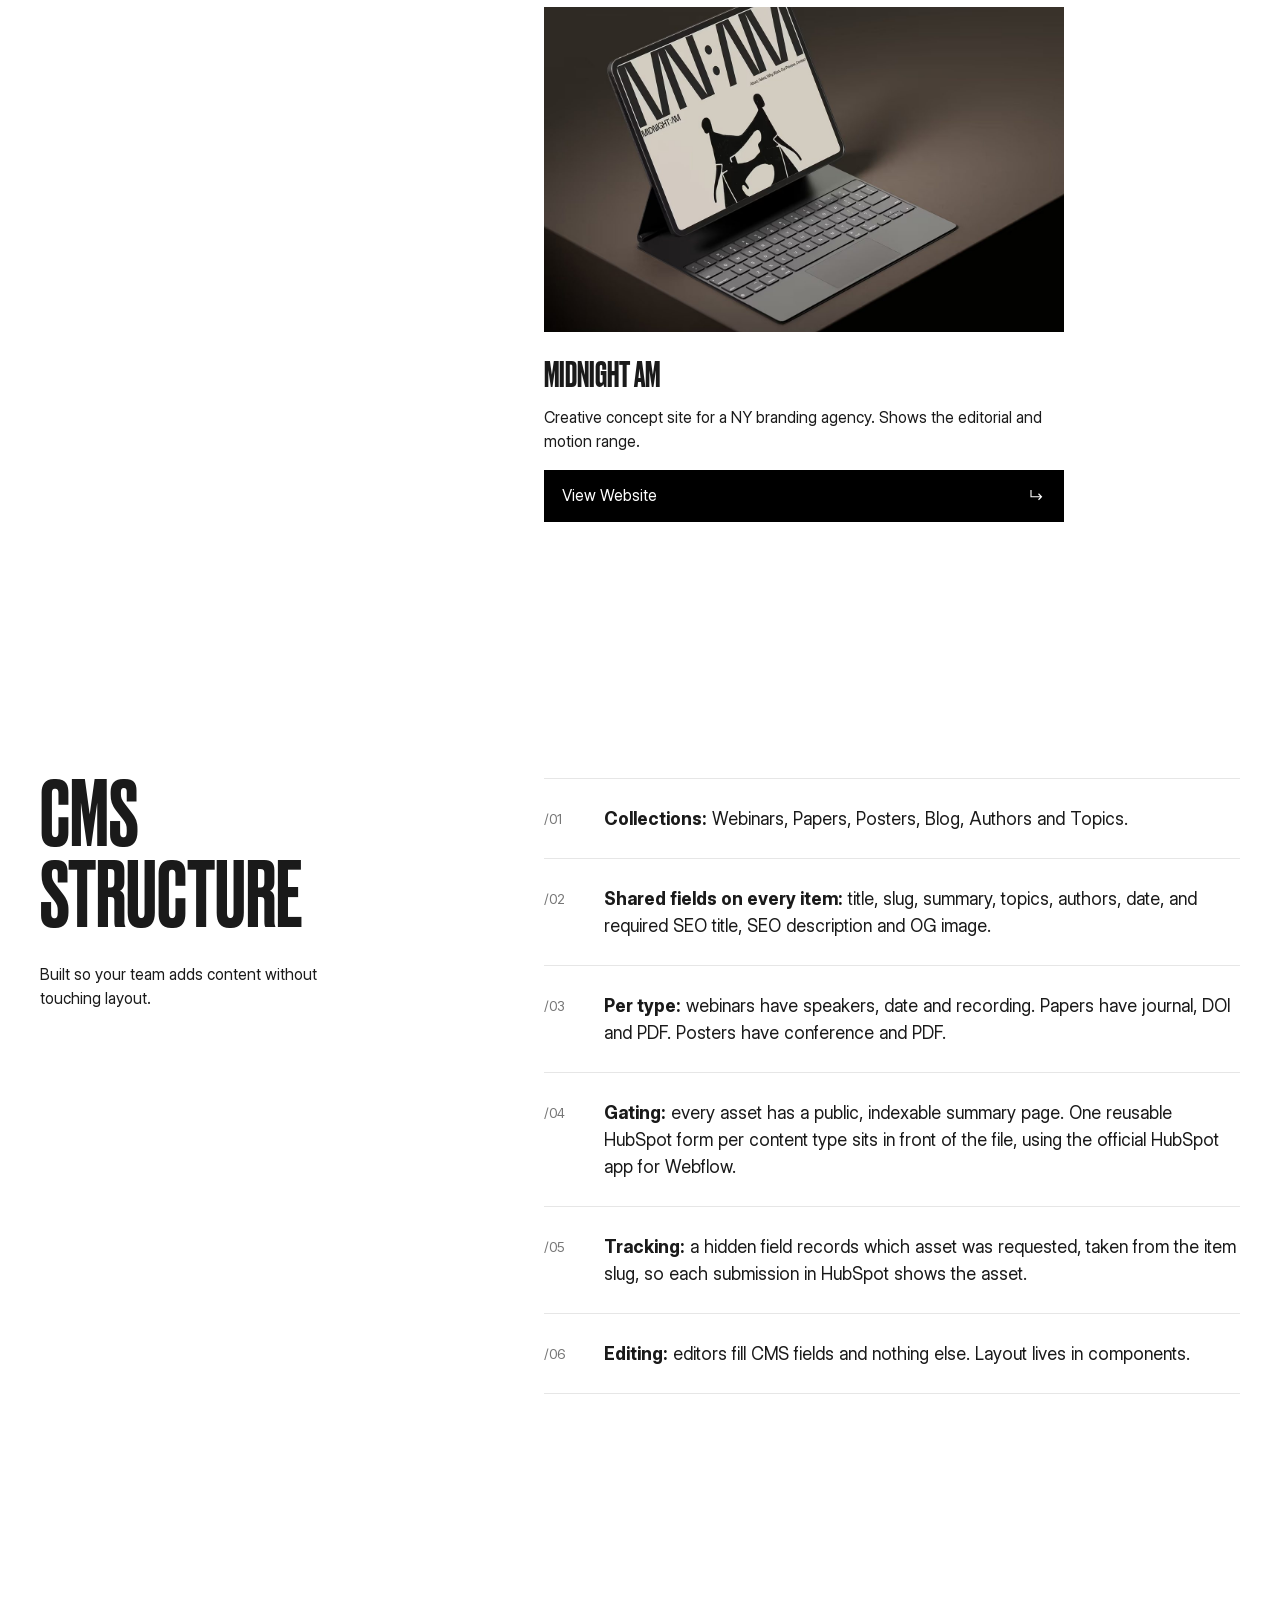
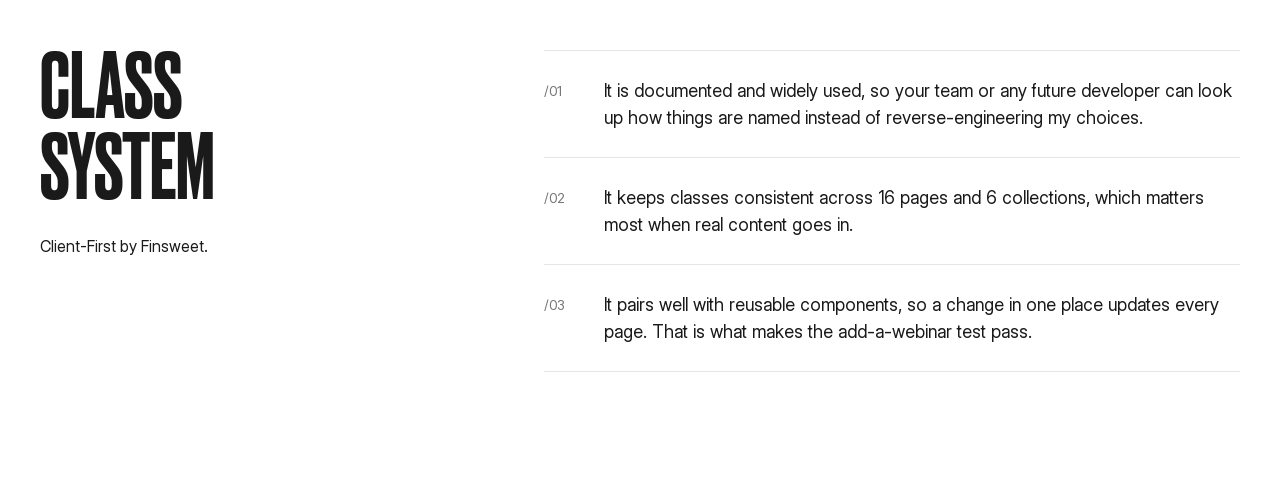
<file: proposals/rabdx.html>
<!doctype html><html lang="en"><head><meta charset="utf-8"><meta name="viewport" content="width=device-width, initial-scale=1, viewport-fit=cover"><meta name="robots" content="noindex"><title>RabDx Proposal</title>
<meta name="claude:viewport-fit-sides" content="cover">
<style>
/* layout: kantalinsky.com language — black hero band, white two-column sections (Druk heading left, hairline rows right), black closing band */
@font-face{font-family:'K Font'; src:url('fonts/Druk-Medium.otf') format('opentype'); font-weight:500; font-style:normal; font-display:swap;}
@font-face{font-family:'Inter Display'; src:url('fonts/InterDisplay.var.ttf') format('truetype-variations'); font-weight:100 900; font-style:normal; font-display:swap;}
:root{
  --bg:#FFFFFF; --ink:#1A1A1A; --muted:#767676; --line:#E6E6E6;
  --black:#000000; --on-black:#FFFFFF; --on-black-muted:#A3A3A3;
  --red:#F9452D; --orange:#F9452D; --ease:cubic-bezier(.22,1,.36,1); --bar-design:#1A1A1A; --bar-build:#F9452D;
  --display:'K Font','Arial Narrow',Impact,sans-serif;
  --body:'Inter Display',Arial,sans-serif;
  --gutter:max(16px, env(safe-area-inset-left, 0px));
  color-scheme: light;
}
*{box-sizing:border-box;}
html{background:var(--black);}
body{margin:0; overflow-x:clip; background:var(--bg); color:var(--ink); font-family:var(--body); font-size:16px; line-height:1.5;}
p, li, blockquote, .lede, .note{text-wrap:pretty;}
a{color:inherit; transition:color .35s var(--ease), opacity .35s var(--ease);}
:focus-visible{outline:2px solid var(--red); outline-offset:3px;}
.wrap{max-width:1600px; margin:0 auto; padding-left:max(20px, env(safe-area-inset-left, 0px)); padding-right:max(20px, env(safe-area-inset-right, 0px));}
@media (min-width:768px){ .wrap{padding-left:max(40px, env(safe-area-inset-left, 0px)); padding-right:max(40px, env(safe-area-inset-right, 0px));} }

.display{font-family:var(--display); font-weight:500; text-transform:uppercase; line-height:.9; letter-spacing:0; margin:0;}

/* nav */
.nav{position:absolute; top:0; left:0; right:0; z-index:5; color:var(--on-black);}
.nav .wrap{display:flex; align-items:center; justify-content:center; height:96px;}
.lockup{display:flex; align-items:center; gap:clamp(14px,2vw,22px);}
.lockup svg, .lockup img{height:34px; width:auto; display:block;}
.lockup .x{font-size:20px; line-height:1; color:var(--on-black-muted); font-weight:300;}

/* hero */
.hero{background:var(--black); color:var(--on-black); position:relative; overflow:hidden; box-shadow:-2px 0 0 var(--black), 2px 0 0 var(--black);}
.hero .wrap{padding-top:clamp(120px,13vw,170px); padding-bottom:clamp(40px,5vw,64px); display:flex; flex-direction:column; align-items:center; gap:clamp(24px,3vw,40px);}
.hero h1{font-size:clamp(3.4rem,10.5vw,8.5rem); text-align:center; text-wrap:balance;}
.hero-sub{margin:0; max-width:none; white-space:nowrap; text-align:center; font-size:clamp(16px,1.3vw,19px); line-height:1.5;}
.hero-sub b{font-weight:500;}
.talk{width:min(100%,300px); margin-top:8px;}
.talk a{border:1px solid var(--on-black);}
@media (max-width:600px){ .hero-sub{white-space:normal; text-wrap:balance;} }
.talk a::after{content:""; width:7px; height:7px; background:var(--red); position:relative; z-index:1; transition:background .45s var(--ease);}
.talk a:hover::after{background:var(--ink);}

/* buttons: orange fill slides up on hover */
.talk a, .btn{
  position:relative; overflow:hidden; isolation:isolate;
  display:flex; justify-content:space-between; align-items:center;
  background:var(--black); color:var(--on-black); text-decoration:none; font-size:17px;
  transition:color .45s var(--ease);
}
.talk a{padding:16px;}
.btn{margin-top:auto; padding:20px 24px;}
.talk a::before, .btn::before{
  content:""; position:absolute; inset:0; z-index:0; background:var(--orange);
  transform:translateY(101%); transition:transform .55s var(--ease);
}
.talk a:hover::before, .btn:hover::before, .talk a:focus-visible::before, .btn:focus-visible::before{transform:translateY(0);}
.talk a:hover, .btn:hover, .talk a:focus-visible, .btn:focus-visible{color:var(--on-black);}
.btn > *, .talk a > *{position:relative; z-index:1;}
.btn svg{transition:transform .45s var(--ease);}
.btn:hover svg{transform:translate(4px,0);}
@media (prefers-reduced-motion: reduce){ .talk a::before, .btn::before, .btn svg, a{transition:none;} }

/* sections */
.sec{padding-block:clamp(72px,10vw,140px);}
.two{display:grid; grid-template-columns:1fr; gap:40px;}
@media (min-width:1000px){ .two{grid-template-columns:minmax(0,4fr) minmax(0,6fr); gap:40px;} }
.two > *{min-width:0;}
.sec h2{font-size:clamp(3.5rem,7vw,6rem);}
.sec h2 sup{font-family:var(--body); font-size:16px; text-transform:none; vertical-align:top; position:relative; top:.4em; margin-left:8px; color:var(--ink);}
.lede{margin:24px 0 0; max-width:340px; color:var(--ink); font-size:16px;}

.rows{list-style:none; margin:0; padding:0; border-top:1px solid var(--line);}
.rows li{display:grid; grid-template-columns:52px 1fr; gap:8px; padding:26px 0; border-bottom:1px solid var(--line); font-size:18px; line-height:1.5;}
.rows .n{color:var(--muted); font-size:14px; padding-top:4px;}
.rows p{margin:0; max-width:64ch;}

/* pricing */
.price-table{width:100%; border-collapse:collapse; border-top:1px solid var(--line);}
.price-table th{font-weight:400; color:var(--muted); font-size:14px; text-align:left; padding:16px 16px 16px 0;}
.price-table td{border-top:1px solid var(--line); padding:26px 16px 26px 0; vertical-align:top; font-size:18px;}
.price-table td small{display:block; color:var(--muted); font-size:14px; margin-top:4px;}
.price-table .wk{white-space:nowrap; color:var(--muted); font-size:16px;}
.price-table tr.sum td{border-top:1px solid var(--ink);}
.price-table .amt{font-family:var(--display); font-size:clamp(2.4rem,4vw,3.5rem); line-height:1; font-variant-numeric:tabular-nums; white-space:nowrap;}
.table-scroll{overflow-x:auto;}
.note{margin:20px 0 0; color:var(--muted); font-size:14px; max-width:64ch;}

/* timeline */
.gantt-intro{display:grid; grid-template-columns:1fr; gap:40px; margin-bottom:56px;}
@media (min-width:1000px){ .gantt-intro{grid-template-columns:minmax(0,4fr) minmax(0,6fr);} }
.gantt-intro p{margin:0; font-size:18px; max-width:64ch;}
.legend{display:flex; gap:28px; margin-top:32px; font-size:14px; color:var(--muted); flex-wrap:wrap;}
.legend span{display:inline-flex; align-items:center; gap:8px;}
.legend i{width:12px; height:12px; display:inline-block;}
.gantt-scroll{overflow-x:auto;}
.gantt{min-width:860px;}
.g-row{display:grid; grid-template-columns:minmax(200px,4fr) minmax(0,6fr); align-items:center; min-height:52px; border-bottom:1px solid var(--line);}
.g-row.head{min-height:40px; color:var(--muted); font-size:14px; border-bottom:1px solid var(--ink);}
.g-weeks{display:grid; grid-template-columns:repeat(6,1fr);}
.g-weeks span{padding-left:8px; border-left:1px solid var(--line);}
.g-label{font-size:17px; padding-right:16px;}
.g-label .n{color:var(--muted); font-size:14px; margin-right:14px;}
.g-track{position:relative; height:52px; background:
  linear-gradient(90deg, var(--line) 1px, transparent 1px) 0 0 / calc(100% / 6) 100%;}
.bar{position:absolute; top:19px; height:14px;}
.bar.d{background:var(--bar-design);}
.bar.b{background:var(--bar-build);}
.bar.f{background:#fff; border:1.5px solid var(--ink); box-sizing:border-box;}
.bar.s{background:repeating-linear-gradient(135deg,#D9D9D9 0 4px,#F2F2F2 4px 8px);}
.g-row.milestone .g-label{font-family:var(--display); font-size:28px; text-transform:uppercase; line-height:1;}
.g-row.milestone .bar{top:14px; height:24px; color:#fff; font-size:13px; display:flex; align-items:center; padding-left:10px; white-space:nowrap;}

/* examples */
.works{display:flex; flex-direction:column; gap:clamp(40px,5vw,64px); max-width:520px;}
.work{display:flex; flex-direction:column; gap:14px; min-width:0;}
.work img{display:block; width:100%; height:auto; aspect-ratio:16/10; object-fit:cover; background:#111;}
.work h3{font-size:clamp(2rem,2.8vw,2.8rem); margin-top:14px;}
.work p{margin:0; font-size:16px; max-width:56ch;}
.btn svg{width:18px; height:18px;}
.work .shot{display:block;}
.work .btn{margin-top:2px; padding:14px 18px; font-size:16px;}

/* highlights */
.stats{display:grid; grid-template-columns:repeat(3,minmax(0,1fr)); gap:20px 28px; margin:56px 0 0;}
.stat .big{font-family:var(--display); font-weight:500; text-transform:uppercase; line-height:.9; font-size:clamp(2.2rem,3.4vw,3.2rem); letter-spacing:0; white-space:nowrap;}
.stat .big small{font-size:.45em; margin-left:.12em;}
.stat.hot .big{color:var(--orange);}
.stat p{margin:10px 0 0; color:var(--muted); font-size:14px; line-height:1.35;}
.stat p b{color:var(--ink); font-weight:500; display:block; font-size:15px;}
@media (max-width:600px){ .stats{grid-template-columns:1fr;} }

.revs{background:#F2F2F2; color:var(--ink); margin-top:40px; padding:clamp(28px,4vw,48px); display:grid; grid-template-columns:1fr; gap:36px; align-items:center;}
@media (min-width:760px){ .revs{grid-template-columns:minmax(0,4fr) minmax(0,7fr); gap:40px;} }
.revs-head{display:flex; flex-direction:column; gap:14px;}
.revs-head .n{font-family:var(--display); font-weight:500; font-size:clamp(6rem,11vw,10rem); line-height:.8; color:var(--ink);}
.revs-head p{margin:0; font-size:20px; line-height:1.25; max-width:16ch;}
.checks{list-style:none; margin:0; padding:0; display:flex; flex-direction:column;}
.checks{gap:18px;}
.checks li{display:grid; grid-template-columns:56px 1fr; align-items:center; gap:8px; font-size:17px; line-height:1.3;}
.checks .t{text-wrap:balance;}
.checks .k{font-family:var(--display); font-size:30px; line-height:1; color:var(--ink);}

/* scope ticks */
.rows.scope li{grid-template-columns:52px 1fr;}

</style></head><body>

<header class="nav">
  <div class="wrap">
    <div class="lockup">
      <a href="https://kantalinsky.com/" aria-label="Dima Kantalinsky home">
        <svg viewBox="0 0 350 250" fill="currentColor" aria-hidden="true"><path d="M200 150H300V250H200V150Z"/><path d="M350 0L100 250H0V100L100 0v109.136L208.895 0H350z"/></svg>
      </a>
      <span class="x" aria-hidden="true">×</span>
      <img src="fonts/rabdx-white.png" alt="Rab Diagnostics">
    </div>
  </div>
</header>

<section class="hero">
  <div class="wrap">
    <h1 class="display">Redesign and<br>Webflow Development</h1>
    <p class="hero-sub">Web design system, Figma pages and a CMS-driven Webflow build<br>for <b>Rab Diagnostics</b></p>
  </div>
</section>

<main>
  <section class="sec">
    <div class="wrap two">
      <div>
        <h2 class="display">Approach</h2>
        <p class="lede">One person from design system to launch, so nothing is lost between design and build.</p>
      </div>
      <div>
      <ol class="rows ">
        <li><span class="n">/01</span><p>I design and build myself. The Figma component that gets approved in Phase 1 is the same one I wire up in Webflow, so there is no handover gap and no drift between design and site.</p></li>
        <li><span class="n">/02</span><p>Phase 1 extends your Brand Manual only where it is silent: pixel type scale, spacing, buttons, forms, cards, icons and the data-visualisation palette. Colors, ratios, logo rules and tone stay as written. Every text and background pair is checked against WCAG AA.</p></li>
        <li><span class="n">/03</span><p>Your team is tested on one thing: adding a webinar, paper or poster without touching layout. The CMS and components are built around that.</p></li>
      </ol>
      </div>
    </div>
  </section>

  <section class="sec">
    <div class="wrap two">
      <div>
        <h2 class="display">Pricing</h2>
        <p class="lede">Four fixed prices, one per Upwork milestone.</p>
      </div>
      <div>
      <div class="table-scroll">
          <table class="price-table">
            <thead><tr><th>Phase</th><th>Weeks</th><th>Fixed price</th></tr></thead>
            <tbody>
              <tr><td>1 · Web design system<small>Round 1 feedback 11–13 Nov, round 2 on 17 Nov</small></td><td class="wk">1.5</td><td class="amt">$600</td></tr>
              <tr><td>2 · Page design<small>Group A: 17–19 Nov, 23 Nov. Group B: 24–26 Nov, 30 Nov</small></td><td class="wk">2.5</td><td class="amt">$2,400</td></tr>
              <tr><td>3 · Webflow build on staging<small>Round 1 feedback 1–3 Dec, round 2 on 4 Dec</small></td><td class="wk">2.5</td><td class="amt">$3,000</td></tr>
              <tr><td>4 · Launch and handover<small>Go-live review on 7 Dec, then 30 days of bug fixes</small></td><td class="wk">0.5</td><td class="amt">$500</td></tr>
              <tr><td>Optional · Webflow Agent Instructions<small>Quoted separately</small></td><td class="wk">–</td><td class="amt">$300</td></tr>
              <tr class="sum"><td>Total<small>Start Mon 9 Nov 2026 · Launch Mon 7 Dec · Safe date Mon 14 Dec</small></td><td class="wk"></td><td class="amt">$6,500</td></tr>
            </tbody>
          </table>
        </div>
        <p class="note">Extra feedback rounds are $50 per hour.</p>
      </div>
    </div>
  </section>

  <section class="sec">
    <div class="wrap two">
      <div>
        <h2 class="display">Assumptions</h2>
        <p class="lede">What the dates rely on.</p>
      </div>
      <div>
      <ol class="rows ">
        <li><span class="n">/01</span><p>Feedback within 3 business days on round 1 of every review. Round 2 is a short confirmation round of 1 business day.</p></li>
        <li><span class="n">/02</span><p>All copy, images, papers, posters and recordings by 20 Nov. HubSpot, Webflow and Search Console access by 16 Nov.</p></li>
        <li><span class="n">/03</span><p>Phase 1 signed off by 17 Nov, so Phases 2 and 3 can build on it.</p></li>
        <li><span class="n">/04</span><p>Page designs are reviewed in two groups. A: homepage, services, science, about, contact and the other core pages. B: blog, webinar, paper and poster templates, the gated flow and the prototype.</p></li>
        <li><span class="n">/05</span><p>Two rounds per checkpoint: design system, group A, group B and staging with real content.</p></li>
      </ol>
      </div>
    </div>
  </section>

  <section class="sec">
    <div class="wrap">
      <div class="gantt-intro">
        <h2 class="display">Timeline</h2>
        <div>
          <p>The phases overlap on purpose: page designs start while the design system is in review, and the Webflow setup starts once Phase 1 is signed off. 7 December has no slack. If a review runs long or content arrives late, launch moves to <b>Monday 14 December</b>.</p>
          <p style="margin-top:20px">To hold 7 December I need content by 20 Nov and round 2 answers within 1 business day. I work 30 hours a week, about 40 from 16 Nov, in Central European Time, and can work weekends when needed.</p>
          <div class="stats">
            <div class="stat hot"><div class="big">9 Nov</div><p><b>Start date</b></p></div>
            <div class="stat"><div class="big">7 Dec</div><p><b>Launch</b></p></div>
            <div class="stat"><div class="big">14 Dec</div><p><b>Safe date</b></p></div>
          </div>
          <div class="legend">
            <span><i style="background:var(--bar-design)"></i>Design and review</span>
            <span><i style="background:var(--bar-build)"></i>Webflow build and launch</span>
            <span><i style="background:#fff; border:1.5px solid var(--ink); box-sizing:border-box"></i>Your feedback: 3 days in round 1, 1 day in round 2</span>
            <span><i style="background:repeating-linear-gradient(135deg,#D9D9D9 0 2px,#F2F2F2 2px 4px)"></i>Spare time before 14 Dec</span>
          </div>
        </div>
      </div>

      <div class="gantt-scroll">
        <div class="gantt">
          <div class="g-row head"><div></div><div class="g-weeks"><span>9 Nov</span><span>16 Nov</span><span>23 Nov</span><span>30 Nov</span><span>7 Dec</span><span>14 Dec</span></div></div>
          <div class="g-row milestone"><div class="g-label">Design</div><div class="g-track"><div class="bar d" style="left:0%; width:52.4%">Phases 1–2</div></div></div>
          <div class="g-row"><div class="g-label"><span class="n">/01</span>Web design system, Phase 1</div><div class="g-track"><div class="bar d" style="left:0%; width:4.8%"></div><div class="bar f" style="left:4.8%; width:7.1%"></div><div class="bar d" style="left:11.9%; width:7.1%"></div><div class="bar f" style="left:19.0%; width:2.4%"></div></div></div>
          <div class="g-row"><div class="g-label"><span class="n">/02</span>Core pages, group A</div><div class="g-track"><div class="bar d" style="left:4.8%; width:14.3%"></div><div class="bar f" style="left:19.0%; width:7.1%"></div><div class="bar d" style="left:26.1%; width:9.6%"></div><div class="bar f" style="left:35.7%; width:2.4%"></div></div></div>
          <div class="g-row"><div class="g-label"><span class="n">/03</span>Templates and gated flow, group B</div><div class="g-track"><div class="bar d" style="left:19.0%; width:16.7%"></div><div class="bar f" style="left:35.7%; width:7.1%"></div><div class="bar d" style="left:42.8%; width:7.2%"></div><div class="bar f" style="left:50.0%; width:2.4%"></div></div></div>
          <div class="g-row milestone"><div class="g-label">Webflow Build</div><div class="g-track"><div class="bar b" style="left:19.0%; width:50.0%">Phases 3–4</div></div></div>
          <div class="g-row"><div class="g-label"><span class="n">/04</span>Setup: classes, CMS, components</div><div class="g-track"><div class="bar b" style="left:19.0%; width:33.3%"></div></div></div>
          <div class="g-row"><div class="g-label"><span class="n">/05</span>Pages and templates</div><div class="g-track"><div class="bar b" style="left:35.7%; width:16.7%"></div></div></div>
          <div class="g-row"><div class="g-label"><span class="n">/06</span>Staging review and fixes</div><div class="g-track"><div class="bar f" style="left:52.4%; width:7.1%"></div><div class="bar b" style="left:59.5%; width:1.2%"></div><div class="bar f" style="left:60.7%; width:2.4%"></div></div></div>
          <div class="g-row"><div class="g-label"><span class="n">/07</span>Launch, redirects, Search Console, handover</div><div class="g-track"><div class="bar b" style="left:59.5%; width:9.5%"></div></div></div>
          <div class="g-row"><div class="g-label"><span class="n">/08</span>Spare time</div><div class="g-track"><div class="bar s" style="left:69.0%; width:16.7%"></div></div></div>
        </div>
      </div>
      <p class="note">The 30 days of bug fixes run from launch, after the last bar above.</p>
    </div>
  </section>

  <section class="sec">
    <div class="wrap two">
      <div>
        <h2 class="display">Homepage <br>Concept</h2>
        <p class="lede">A first look at how a RabDx homepage hero could feel.</p>
      </div>
      <div class="works">
        <article class="work">
          <a class="shot" href="https://www.kantalinsky.com/rabdx-concept/" target="_blank" rel="noopener" aria-label="Open the RabDx homepage concept"><img src="previews/rabdx-concept.jpg" alt="Preview of the RabDx homepage concept" loading="lazy"></a>
          <h3 class="display">RabDx Concept</h3>
          <p>A particle antibody with its drug payloads that breaks into tissue cores, then into two patient groups, as you scroll. Colours and the one-line logo are proposals.</p>
          <a class="btn" href="https://www.kantalinsky.com/rabdx-concept/" target="_blank" rel="noopener"><span>View Concept</span><svg viewBox="0 0 24 24" fill="none" stroke="currentColor" stroke-width="1.5"><path d="M4 4v9h14M14 9l4 4-4 4"/></svg></a>
        </article>
      </div>
    </div>
  </section>

  <section class="sec">
    <div class="wrap two">
      <div>
        <h2 class="display">Closest <br>Examples</h2>
        <p class="lede">Designed and built by me, end to end, including third-party integrations. None are life science. These are the closest B2B, trust-led, content-heavy sites.</p>
      </div>
      <div>
      <div class="works">
        <article class="work">
          <img src="previews/sc.jpg" alt="Security Consultants website preview" loading="lazy">
          <h3 class="display">Security Consultants</h3>
          <p>ISO 27001 / SOC 2 certification consultancy for B2B SaaS clients worldwide. Closest in tone: restrained and trust-led.</p>
          <a class="btn" href="https://securityconsultants.webflow.io" target="_blank" rel="noopener"><span>View Website</span><svg viewBox="0 0 24 24" fill="none" stroke="currentColor" stroke-width="1.5"><path d="M4 4v9h14M14 9l4 4-4 4"/></svg></a>
        </article>
        <article class="work">
          <img src="previews/dcg.jpg" alt="Digital Currency Group website preview" loading="lazy">
          <h3 class="display">Digital Currency Group</h3>
          <p>Institutional crypto investment platform with complex portfolio filtering across 200+ companies. Closest on CMS depth.</p>
          <a class="btn" href="https://currency-group.webflow.io" target="_blank" rel="noopener"><span>View Website</span><svg viewBox="0 0 24 24" fill="none" stroke="currentColor" stroke-width="1.5"><path d="M4 4v9h14M14 9l4 4-4 4"/></svg></a>
        </article>
        <article class="work">
          <img src="previews/mn.jpg" alt="Midnight AM website preview" loading="lazy">
          <h3 class="display">Midnight AM</h3>
          <p>Creative concept site for a NY branding agency. Shows the editorial and motion range.</p>
          <a class="btn" href="https://midnight-am.webflow.io" target="_blank" rel="noopener"><span>View Website</span><svg viewBox="0 0 24 24" fill="none" stroke="currentColor" stroke-width="1.5"><path d="M4 4v9h14M14 9l4 4-4 4"/></svg></a>
        </article>
      </div>
      </div>
    </div>
  </section>

  <section class="sec">
    <div class="wrap two">
      <div>
        <h2 class="display">CMS <br>Structure</h2>
        <p class="lede">Built so your team adds content without touching layout.</p>
      </div>
      <div>
      <ol class="rows ">
        <li><span class="n">/01</span><p><b>Collections:</b> Webinars, Papers, Posters, Blog, Authors and Topics.</p></li>
        <li><span class="n">/02</span><p><b>Shared fields on every item:</b> title, slug, summary, topics, authors, date, and required SEO title, SEO description and OG image.</p></li>
        <li><span class="n">/03</span><p><b>Per type:</b> webinars have speakers, date and recording. Papers have journal, DOI and PDF. Posters have conference and PDF.</p></li>
        <li><span class="n">/04</span><p><b>Gating:</b> every asset has a public, indexable summary page. One reusable HubSpot form per content type sits in front of the file, using the official HubSpot app for Webflow.</p></li>
        <li><span class="n">/05</span><p><b>Tracking:</b> a hidden field records which asset was requested, taken from the item slug, so each submission in HubSpot shows the asset.</p></li>
        <li><span class="n">/06</span><p><b>Editing:</b> editors fill CMS fields and nothing else. Layout lives in components.</p></li>
      </ol>
      </div>
    </div>
  </section>

  <section class="sec">
    <div class="wrap two">
      <div>
        <h2 class="display">Class <br>System</h2>
        <p class="lede">Client-First by Finsweet.</p>
      </div>
      <div>
      <ol class="rows ">
        <li><span class="n">/01</span><p>It is documented and widely used, so your team or any future developer can look up how things are named instead of reverse-engineering my choices.</p></li>
        <li><span class="n">/02</span><p>It keeps classes consistent across 16 pages and 6 collections, which matters most when real content goes in.</p></li>
        <li><span class="n">/03</span><p>It pairs well with reusable components, so a change in one place updates every page. That is what makes the add-a-webinar test pass.</p></li>
      </ol>
      </div>
    </div>
  </section>

</main>
</body></html>
</file>
